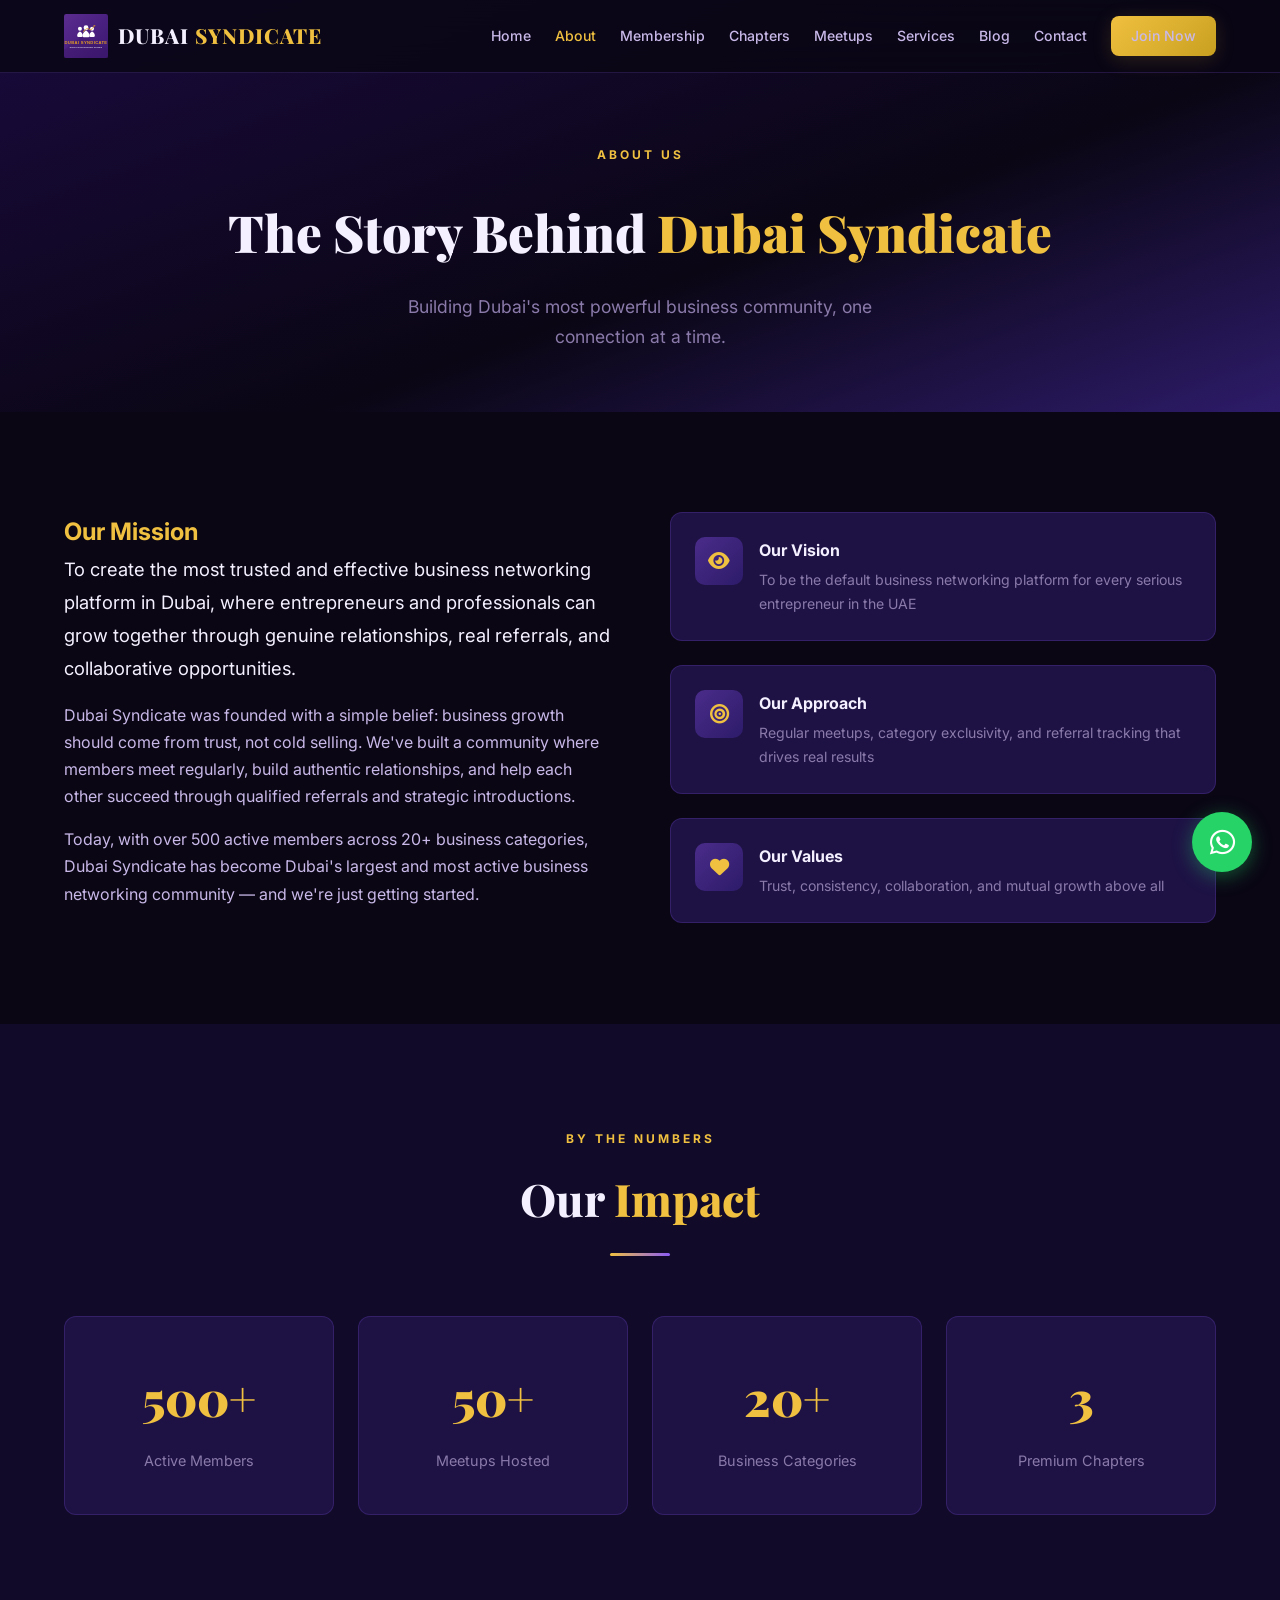
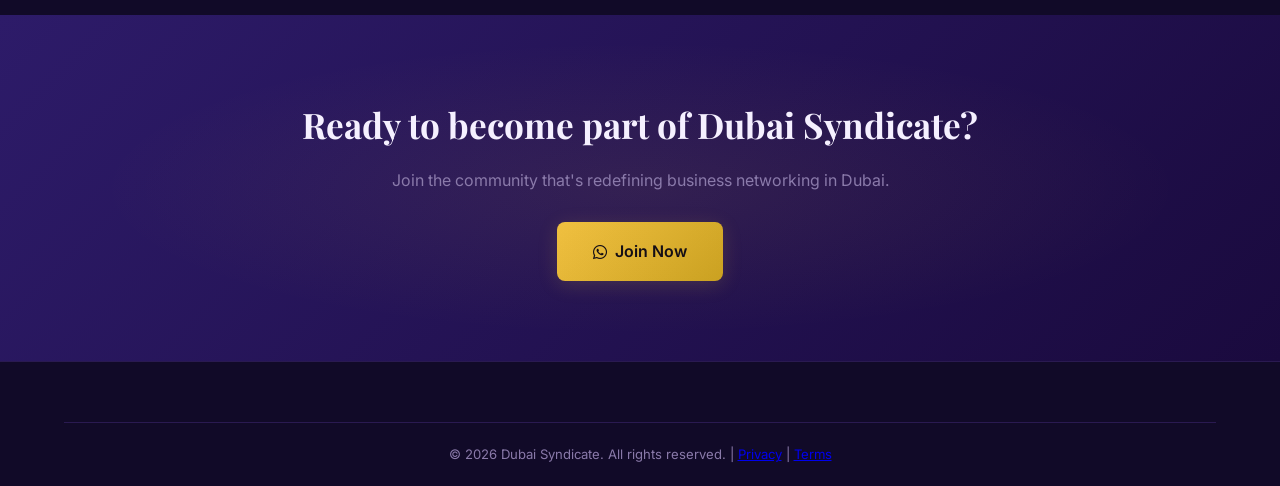
<file: about.html>
<!DOCTYPE html>
<html lang="en">
<head>
    <meta charset="UTF-8">
    <meta name="viewport" content="width=device-width, initial-scale=1.0">
    <title>About Us | Dubai Syndicate — Dubai's Largest Business Network</title>
    <meta name="description" content="Learn about Dubai Syndicate — Dubai's largest business networking community helping entrepreneurs, investors, and professionals grow through trust-based networking and referrals.">
    <link rel="icon" type="image/png" sizes="64x64" href="images/favicon.png">
    <script async src="https://pagead2.googlesyndication.com/pagead/js/adsbygoogle.js?client=ca-pub-7910994933427279" crossorigin="anonymous"></script>
    <link rel="preconnect" href="https://fonts.googleapis.com">
    <link rel="preconnect" href="https://fonts.gstatic.com" crossorigin>
    <link href="https://fonts.googleapis.com/css2?family=Inter:wght@300;400;500;600;700;800;900&family=Playfair+Display:wght@700;800;900&display=swap" rel="stylesheet">
    <link rel="stylesheet" href="https://cdnjs.cloudflare.com/ajax/libs/font-awesome/6.5.1/css/all.min.css">
    <link rel="stylesheet" href="css/style.css">
    <link rel="stylesheet" href="css/pages.css">
<script type="application/ld+json">
{"@context":"https://schema.org","@type":"AboutPage","name":"About Dubai Syndicate","description":"Dubai Syndicate is Dubai's largest business networking community for entrepreneurs, investors and professionals.","url":"https://dubaisyndicate.com/about.html","isPartOf":{"@type":"WebSite","name":"Dubai Syndicate","url":"https://dubaisyndicate.com"}}
</script>
</head>
<body>
    <header id="header">
        <nav class="container">
            <a href="/" class="logo">
                <img src="images/logo.svg" alt="Dubai Syndicate" class="logo-img">
                <span class="logo-text">DUBAI <span class="gold">SYNDICATE</span></span>
            </a>
            <div class="nav-links" id="navLinks">
                <a href="/">Home</a>
                <a href="about.html" class="active">About</a>
                <a href="/#membership">Membership</a>
                <a href="/#chapters">Chapters</a>
                <a href="/#meetups">Meetups</a>
                <a href="/#services">Services</a>
                <a href="blog.html">Blog</a>
                <a href="/#contact">Contact</a>
                <a href="https://wa.me/971557133786" class="btn btn-gold btn-sm" target="_blank">Join Now</a>
            </div>
            <button class="hamburger" id="hamburger" aria-label="Menu">
                <span></span><span></span><span></span>
            </button>
        </nav>
    </header>

    <section class="page-hero">
        <div class="container">
            <span class="section-tag">About Us</span>
            <h1>The Story Behind <span class="gold">Dubai Syndicate</span></h1>
            <p>Building Dubai's most powerful business community, one connection at a time.</p>
        </div>
    </section>

    <section class="section">
        <div class="container">
            <div class="about-grid">
                <div class="about-text">
                    <h2 class="gold">Our Mission</h2>
                    <p class="lead">To create the most trusted and effective business networking platform in Dubai, where entrepreneurs and professionals can grow together through genuine relationships, real referrals, and collaborative opportunities.</p>
                    <p>Dubai Syndicate was founded with a simple belief: business growth should come from trust, not cold selling. We've built a community where members meet regularly, build authentic relationships, and help each other succeed through qualified referrals and strategic introductions.</p>
                    <p>Today, with over 500 active members across 20+ business categories, Dubai Syndicate has become Dubai's largest and most active business networking community — and we're just getting started.</p>
                </div>
                <div class="about-features">
                    <div class="about-feature">
                        <div class="af-icon"><i class="fas fa-eye"></i></div>
                        <div>
                            <h4>Our Vision</h4>
                            <p>To be the default business networking platform for every serious entrepreneur in the UAE</p>
                        </div>
                    </div>
                    <div class="about-feature">
                        <div class="af-icon"><i class="fas fa-bullseye"></i></div>
                        <div>
                            <h4>Our Approach</h4>
                            <p>Regular meetups, category exclusivity, and referral tracking that drives real results</p>
                        </div>
                    </div>
                    <div class="about-feature">
                        <div class="af-icon"><i class="fas fa-heart"></i></div>
                        <div>
                            <h4>Our Values</h4>
                            <p>Trust, consistency, collaboration, and mutual growth above all</p>
                        </div>
                    </div>
                </div>
            </div>
        </div>
    </section>

    <section class="section section-dark">
        <div class="container">
            <div class="section-header">
                <span class="section-tag">By The Numbers</span>
                <h2>Our <span class="gold">Impact</span></h2>
                <div class="section-line"></div>
            </div>
            <div class="stats-row">
                <div class="stat-card">
                    <span class="stat-big">500+</span>
                    <span class="stat-desc">Active Members</span>
                </div>
                <div class="stat-card">
                    <span class="stat-big">50+</span>
                    <span class="stat-desc">Meetups Hosted</span>
                </div>
                <div class="stat-card">
                    <span class="stat-big">20+</span>
                    <span class="stat-desc">Business Categories</span>
                </div>
                <div class="stat-card">
                    <span class="stat-big">3</span>
                    <span class="stat-desc">Premium Chapters</span>
                </div>
            </div>
        </div>
    </section>

    <section class="cta-banner">
        <div class="container">
            <h2>Ready to become part of Dubai Syndicate?</h2>
            <p>Join the community that's redefining business networking in Dubai.</p>
            <a href="https://wa.me/971557133786?text=Hi%2C%20I%20want%20to%20join%20Dubai%20Syndicate" class="btn btn-gold btn-lg" target="_blank"><i class="fab fa-whatsapp"></i> Join Now</a>
        </div>
    </section>

    <footer>
        <div class="container">
            <div class="footer-bottom">
                <p>&copy; 2026 Dubai Syndicate. All rights reserved. | <a href="privacy.html">Privacy</a> | <a href="terms.html">Terms</a></p>
            </div>
        </div>
    </footer>

    <a href="https://wa.me/971557133786" class="whatsapp-float" target="_blank" aria-label="Chat on WhatsApp"><i class="fab fa-whatsapp"></i></a>
    <script src="js/main.js"></script>
</body>
</html>
</file>
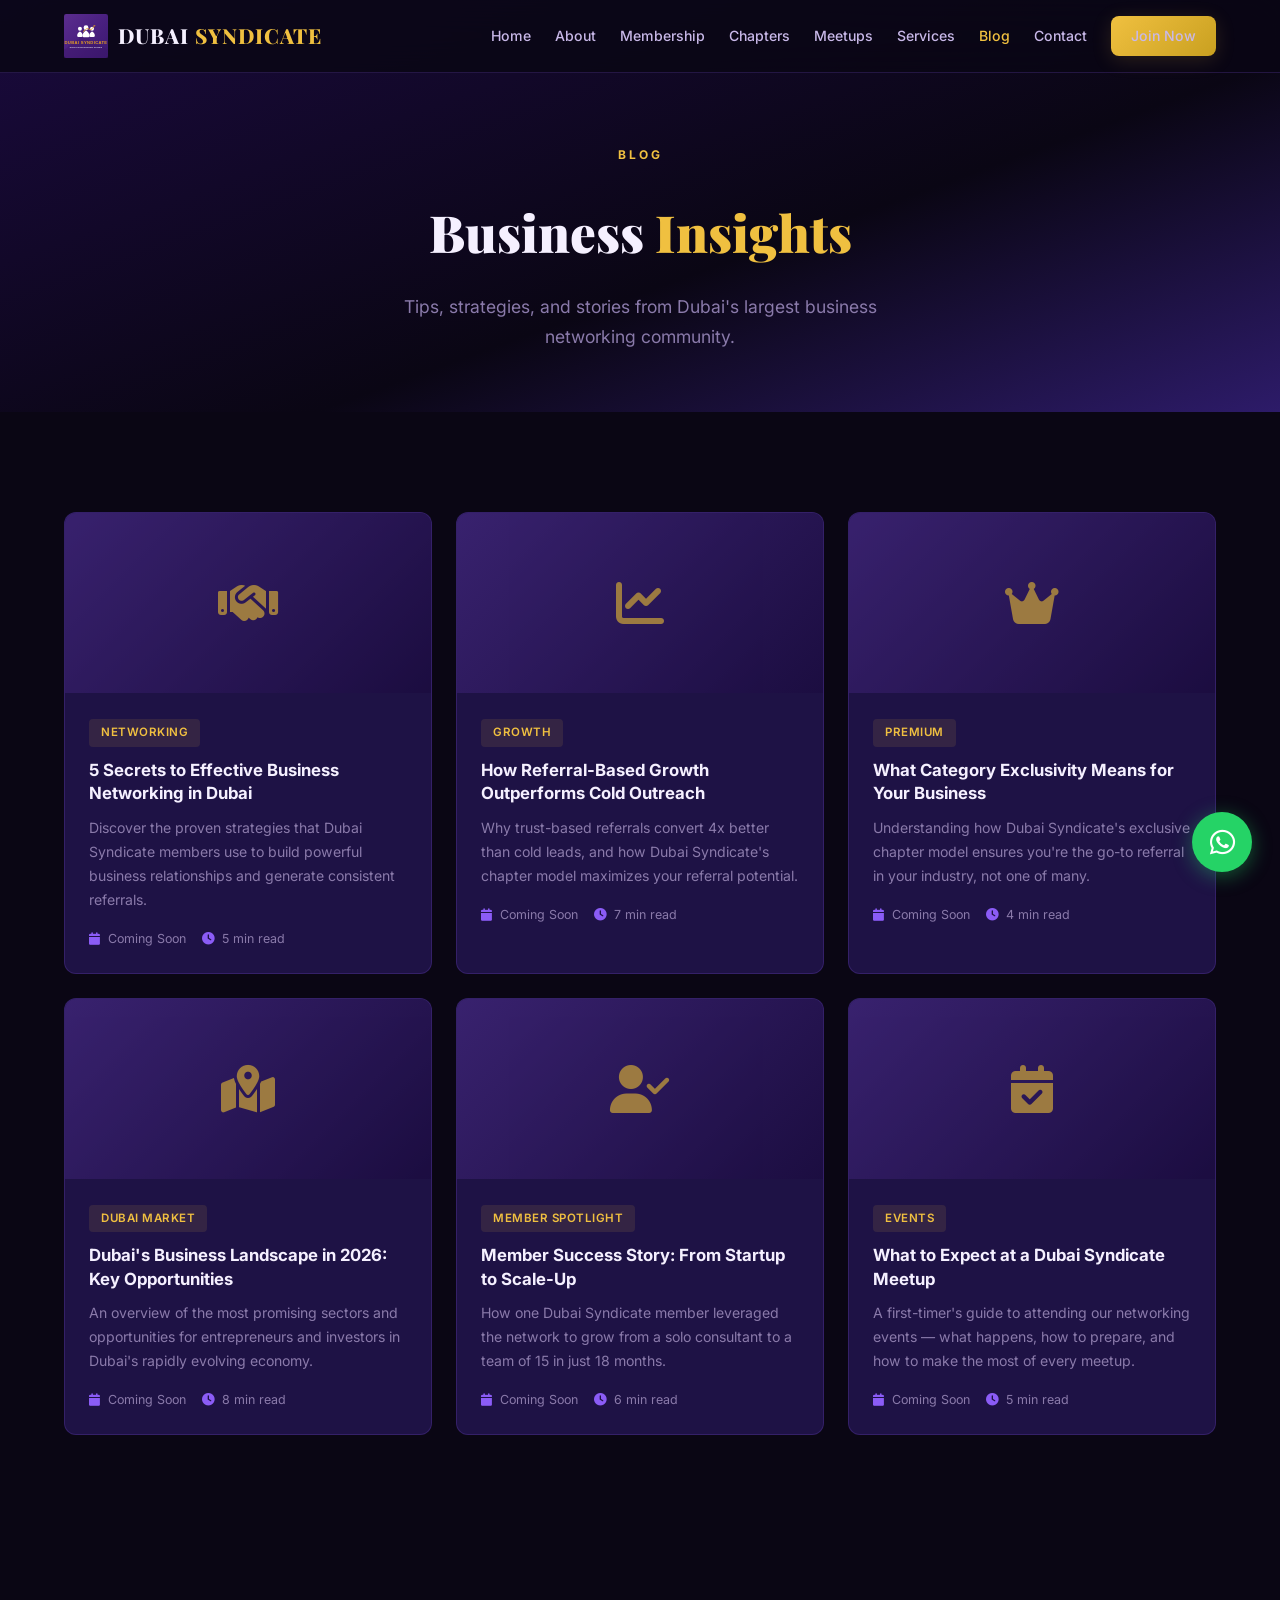
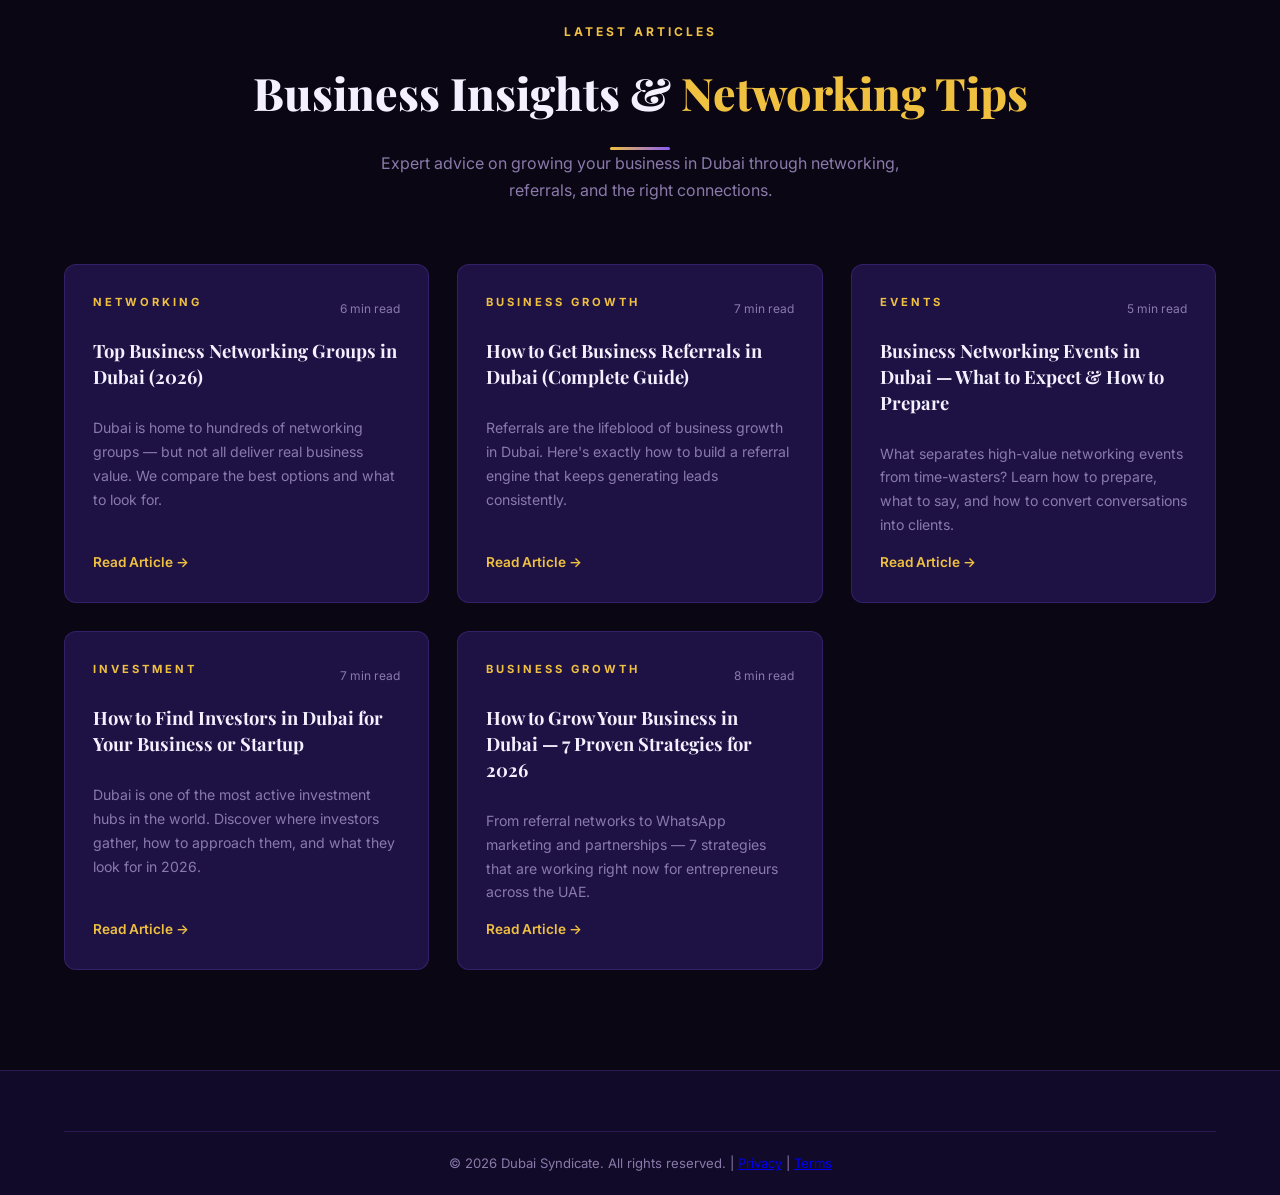
<file: blog.html>
<!DOCTYPE html>
<html lang="en">
<head>
    <meta charset="UTF-8">
    <meta name="viewport" content="width=device-width, initial-scale=1.0">
    <title>Business Networking Blog Dubai | Tips, Events & Growth Strategies | Dubai Syndicate</title>
    <meta name="description" content="Expert business networking tips, Dubai market insights, entrepreneur success stories and event updates from Dubai Syndicate — the UAE's largest business networking community.">
    <link rel="icon" type="image/png" sizes="64x64" href="images/favicon.png">
    <script async src="https://pagead2.googlesyndication.com/pagead/js/adsbygoogle.js?client=ca-pub-7910994933427279" crossorigin="anonymous"></script>
    <link rel="preconnect" href="https://fonts.googleapis.com">
    <link rel="preconnect" href="https://fonts.gstatic.com" crossorigin>
    <link href="https://fonts.googleapis.com/css2?family=Inter:wght@300;400;500;600;700;800;900&family=Playfair+Display:wght@700;800;900&display=swap" rel="stylesheet">
    <link rel="stylesheet" href="https://cdnjs.cloudflare.com/ajax/libs/font-awesome/6.5.1/css/all.min.css">
    <link rel="stylesheet" href="css/style.css">
    <link rel="stylesheet" href="css/pages.css">
</head>
<body>
    <header id="header">
        <nav class="container">
            <a href="/" class="logo">
                <img src="images/logo.svg" alt="Dubai Syndicate" class="logo-img">
                <span class="logo-text">DUBAI <span class="gold">SYNDICATE</span></span>
            </a>
            <div class="nav-links" id="navLinks">
                <a href="/">Home</a>
                <a href="about.html">About</a>
                <a href="/#membership">Membership</a>
                <a href="/#chapters">Chapters</a>
                <a href="/#meetups">Meetups</a>
                <a href="/#services">Services</a>
                <a href="blog.html" class="active">Blog</a>
                <a href="/#contact">Contact</a>
                <a href="https://wa.me/971557133786" class="btn btn-gold btn-sm" target="_blank">Join Now</a>
            </div>
            <button class="hamburger" id="hamburger" aria-label="Menu">
                <span></span><span></span><span></span>
            </button>
        </nav>
    </header>

    <section class="page-hero">
        <div class="container">
            <span class="section-tag">Blog</span>
            <h1>Business <span class="gold">Insights</span></h1>
            <p>Tips, strategies, and stories from Dubai's largest business networking community.</p>
        </div>
    </section>

    <section class="section">
        <div class="container">
            <div class="blog-grid">
                <article class="blog-card">
                    <div class="blog-img-placeholder"><i class="fas fa-handshake"></i></div>
                    <div class="blog-content">
                        <span class="blog-tag">Networking</span>
                        <h3>5 Secrets to Effective Business Networking in Dubai</h3>
                        <p>Discover the proven strategies that Dubai Syndicate members use to build powerful business relationships and generate consistent referrals.</p>
                        <div class="blog-meta">
                            <span><i class="fas fa-calendar"></i> Coming Soon</span>
                            <span><i class="fas fa-clock"></i> 5 min read</span>
                        </div>
                    </div>
                </article>
                <article class="blog-card">
                    <div class="blog-img-placeholder"><i class="fas fa-chart-line"></i></div>
                    <div class="blog-content">
                        <span class="blog-tag">Growth</span>
                        <h3>How Referral-Based Growth Outperforms Cold Outreach</h3>
                        <p>Why trust-based referrals convert 4x better than cold leads, and how Dubai Syndicate's chapter model maximizes your referral potential.</p>
                        <div class="blog-meta">
                            <span><i class="fas fa-calendar"></i> Coming Soon</span>
                            <span><i class="fas fa-clock"></i> 7 min read</span>
                        </div>
                    </div>
                </article>
                <article class="blog-card">
                    <div class="blog-img-placeholder"><i class="fas fa-crown"></i></div>
                    <div class="blog-content">
                        <span class="blog-tag">Premium</span>
                        <h3>What Category Exclusivity Means for Your Business</h3>
                        <p>Understanding how Dubai Syndicate's exclusive chapter model ensures you're the go-to referral in your industry, not one of many.</p>
                        <div class="blog-meta">
                            <span><i class="fas fa-calendar"></i> Coming Soon</span>
                            <span><i class="fas fa-clock"></i> 4 min read</span>
                        </div>
                    </div>
                </article>
                <article class="blog-card">
                    <div class="blog-img-placeholder"><i class="fas fa-map-marked-alt"></i></div>
                    <div class="blog-content">
                        <span class="blog-tag">Dubai Market</span>
                        <h3>Dubai's Business Landscape in 2026: Key Opportunities</h3>
                        <p>An overview of the most promising sectors and opportunities for entrepreneurs and investors in Dubai's rapidly evolving economy.</p>
                        <div class="blog-meta">
                            <span><i class="fas fa-calendar"></i> Coming Soon</span>
                            <span><i class="fas fa-clock"></i> 8 min read</span>
                        </div>
                    </div>
                </article>
                <article class="blog-card">
                    <div class="blog-img-placeholder"><i class="fas fa-user-check"></i></div>
                    <div class="blog-content">
                        <span class="blog-tag">Member Spotlight</span>
                        <h3>Member Success Story: From Startup to Scale-Up</h3>
                        <p>How one Dubai Syndicate member leveraged the network to grow from a solo consultant to a team of 15 in just 18 months.</p>
                        <div class="blog-meta">
                            <span><i class="fas fa-calendar"></i> Coming Soon</span>
                            <span><i class="fas fa-clock"></i> 6 min read</span>
                        </div>
                    </div>
                </article>
                <article class="blog-card">
                    <div class="blog-img-placeholder"><i class="fas fa-calendar-check"></i></div>
                    <div class="blog-content">
                        <span class="blog-tag">Events</span>
                        <h3>What to Expect at a Dubai Syndicate Meetup</h3>
                        <p>A first-timer's guide to attending our networking events — what happens, how to prepare, and how to make the most of every meetup.</p>
                        <div class="blog-meta">
                            <span><i class="fas fa-calendar"></i> Coming Soon</span>
                            <span><i class="fas fa-clock"></i> 5 min read</span>
                        </div>
                    </div>
                </article>
            </div>

            <!-- AdSense -->
            <div class="ad-container">
                <ins class="adsbygoogle" style="display:block" data-ad-client="ca-pub-7910994933427279" data-ad-slot="" data-ad-format="auto" data-full-width-responsive="true"></ins>
                <script>(adsbygoogle = window.adsbygoogle || []).push({});</script>
            </div>
        </div>
    </section>

    <!-- Blog Posts Grid -->
    <section class="section" style="padding-top:50px;">
        <div class="container">
            <div class="section-header">
                <span class="section-tag">Latest Articles</span>
                <h2>Business Insights & <span class="gold">Networking Tips</span></h2>
                <div class="section-line"></div>
                <p style="text-align:center;color:var(--text-muted);max-width:560px;margin:0 auto;">Expert advice on growing your business in Dubai through networking, referrals, and the right connections.</p>
            </div>
            <div style="display:grid;grid-template-columns:repeat(auto-fill,minmax(340px,1fr));gap:28px;margin-top:40px;">

                <a href="blog/business-networking-groups-dubai.html" style="text-decoration:none;">
                    <div class="card" style="height:100%;display:flex;flex-direction:column;gap:14px;padding:28px;transition:all 0.3s;" onmouseover="this.style.borderColor='var(--gold)';this.style.transform='translateY(-4px)'" onmouseout="this.style.borderColor='';this.style.transform=''">
                        <div style="display:flex;justify-content:space-between;align-items:center;">
                            <span class="section-tag" style="font-size:0.7rem;">Networking</span>
                            <span style="font-size:0.75rem;color:var(--text-muted);">6 min read</span>
                        </div>
                        <h3 style="font-family:'Playfair Display',serif;font-size:1.15rem;color:var(--text-white);line-height:1.4;">Top Business Networking Groups in Dubai (2026)</h3>
                        <p style="color:var(--text-muted);font-size:0.88rem;line-height:1.7;flex:1;">Dubai is home to hundreds of networking groups — but not all deliver real business value. We compare the best options and what to look for.</p>
                        <span style="color:var(--gold);font-size:0.85rem;font-weight:600;">Read Article →</span>
                    </div>
                </a>

                <a href="blog/how-to-get-referrals-dubai.html" style="text-decoration:none;">
                    <div class="card" style="height:100%;display:flex;flex-direction:column;gap:14px;padding:28px;transition:all 0.3s;" onmouseover="this.style.borderColor='var(--gold)';this.style.transform='translateY(-4px)'" onmouseout="this.style.borderColor='';this.style.transform=''">
                        <div style="display:flex;justify-content:space-between;align-items:center;">
                            <span class="section-tag" style="font-size:0.7rem;">Business Growth</span>
                            <span style="font-size:0.75rem;color:var(--text-muted);">7 min read</span>
                        </div>
                        <h3 style="font-family:'Playfair Display',serif;font-size:1.15rem;color:var(--text-white);line-height:1.4;">How to Get Business Referrals in Dubai (Complete Guide)</h3>
                        <p style="color:var(--text-muted);font-size:0.88rem;line-height:1.7;flex:1;">Referrals are the lifeblood of business growth in Dubai. Here's exactly how to build a referral engine that keeps generating leads consistently.</p>
                        <span style="color:var(--gold);font-size:0.85rem;font-weight:600;">Read Article →</span>
                    </div>
                </a>

                <a href="blog/networking-events-dubai.html" style="text-decoration:none;">
                    <div class="card" style="height:100%;display:flex;flex-direction:column;gap:14px;padding:28px;transition:all 0.3s;" onmouseover="this.style.borderColor='var(--gold)';this.style.transform='translateY(-4px)'" onmouseout="this.style.borderColor='';this.style.transform=''">
                        <div style="display:flex;justify-content:space-between;align-items:center;">
                            <span class="section-tag" style="font-size:0.7rem;">Events</span>
                            <span style="font-size:0.75rem;color:var(--text-muted);">5 min read</span>
                        </div>
                        <h3 style="font-family:'Playfair Display',serif;font-size:1.15rem;color:var(--text-white);line-height:1.4;">Business Networking Events in Dubai — What to Expect & How to Prepare</h3>
                        <p style="color:var(--text-muted);font-size:0.88rem;line-height:1.7;flex:1;">What separates high-value networking events from time-wasters? Learn how to prepare, what to say, and how to convert conversations into clients.</p>
                        <span style="color:var(--gold);font-size:0.85rem;font-weight:600;">Read Article →</span>
                    </div>
                </a>

                <a href="blog/find-investors-dubai.html" style="text-decoration:none;">
                    <div class="card" style="height:100%;display:flex;flex-direction:column;gap:14px;padding:28px;transition:all 0.3s;" onmouseover="this.style.borderColor='var(--gold)';this.style.transform='translateY(-4px)'" onmouseout="this.style.borderColor='';this.style.transform=''">
                        <div style="display:flex;justify-content:space-between;align-items:center;">
                            <span class="section-tag" style="font-size:0.7rem;">Investment</span>
                            <span style="font-size:0.75rem;color:var(--text-muted);">7 min read</span>
                        </div>
                        <h3 style="font-family:'Playfair Display',serif;font-size:1.15rem;color:var(--text-white);line-height:1.4;">How to Find Investors in Dubai for Your Business or Startup</h3>
                        <p style="color:var(--text-muted);font-size:0.88rem;line-height:1.7;flex:1;">Dubai is one of the most active investment hubs in the world. Discover where investors gather, how to approach them, and what they look for in 2026.</p>
                        <span style="color:var(--gold);font-size:0.85rem;font-weight:600;">Read Article →</span>
                    </div>
                </a>

                <a href="blog/grow-business-dubai.html" style="text-decoration:none;">
                    <div class="card" style="height:100%;display:flex;flex-direction:column;gap:14px;padding:28px;transition:all 0.3s;" onmouseover="this.style.borderColor='var(--gold)';this.style.transform='translateY(-4px)'" onmouseout="this.style.borderColor='';this.style.transform=''">
                        <div style="display:flex;justify-content:space-between;align-items:center;">
                            <span class="section-tag" style="font-size:0.7rem;">Business Growth</span>
                            <span style="font-size:0.75rem;color:var(--text-muted);">8 min read</span>
                        </div>
                        <h3 style="font-family:'Playfair Display',serif;font-size:1.15rem;color:var(--text-white);line-height:1.4;">How to Grow Your Business in Dubai — 7 Proven Strategies for 2026</h3>
                        <p style="color:var(--text-muted);font-size:0.88rem;line-height:1.7;flex:1;">From referral networks to WhatsApp marketing and partnerships — 7 strategies that are working right now for entrepreneurs across the UAE.</p>
                        <span style="color:var(--gold);font-size:0.85rem;font-weight:600;">Read Article →</span>
                    </div>
                </a>

            </div>
        </div>
    </section>



    <footer>
        <div class="container">
            <div class="footer-bottom">
                <p>&copy; 2026 Dubai Syndicate. All rights reserved. | <a href="privacy.html">Privacy</a> | <a href="terms.html">Terms</a></p>
            </div>
        </div>
    </footer>

    <a href="https://wa.me/971557133786" class="whatsapp-float" target="_blank" aria-label="Chat on WhatsApp"><i class="fab fa-whatsapp"></i></a>
    <script src="js/main.js"></script>
</body>
</html>
</file>
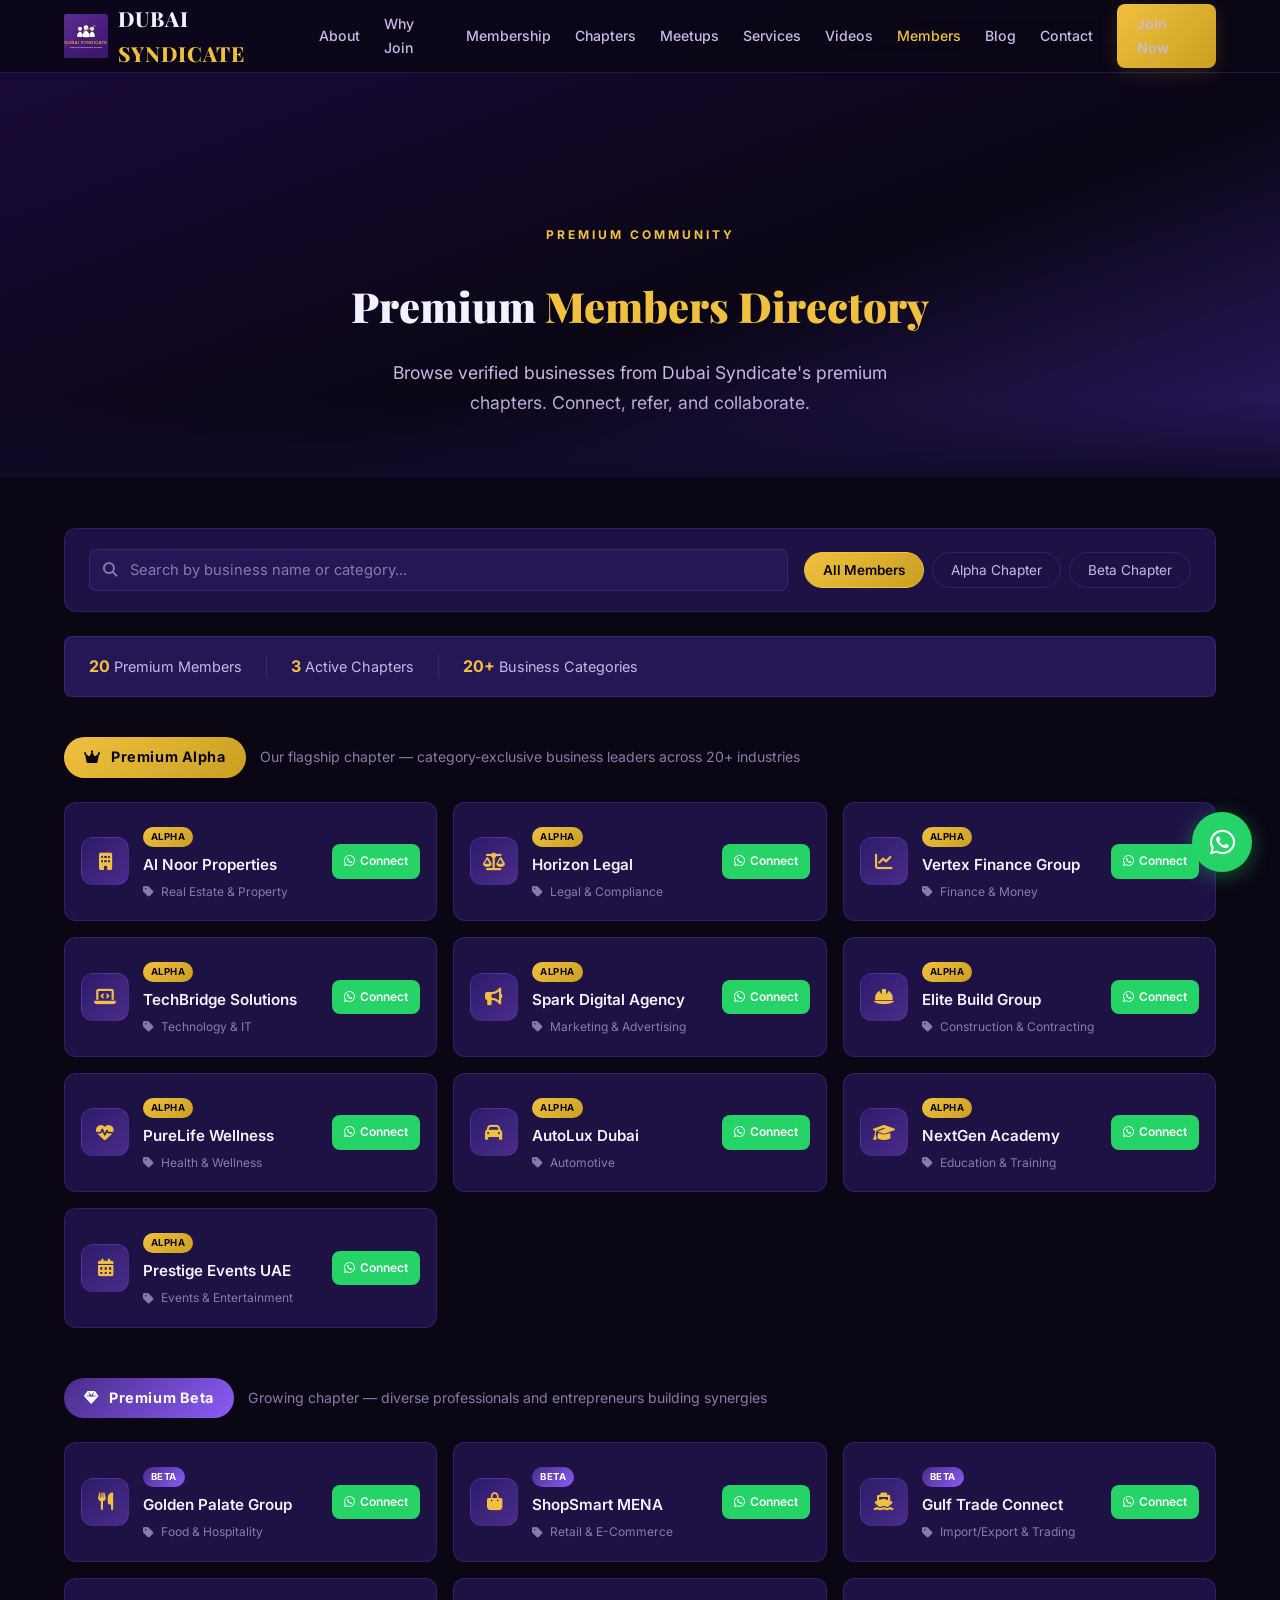
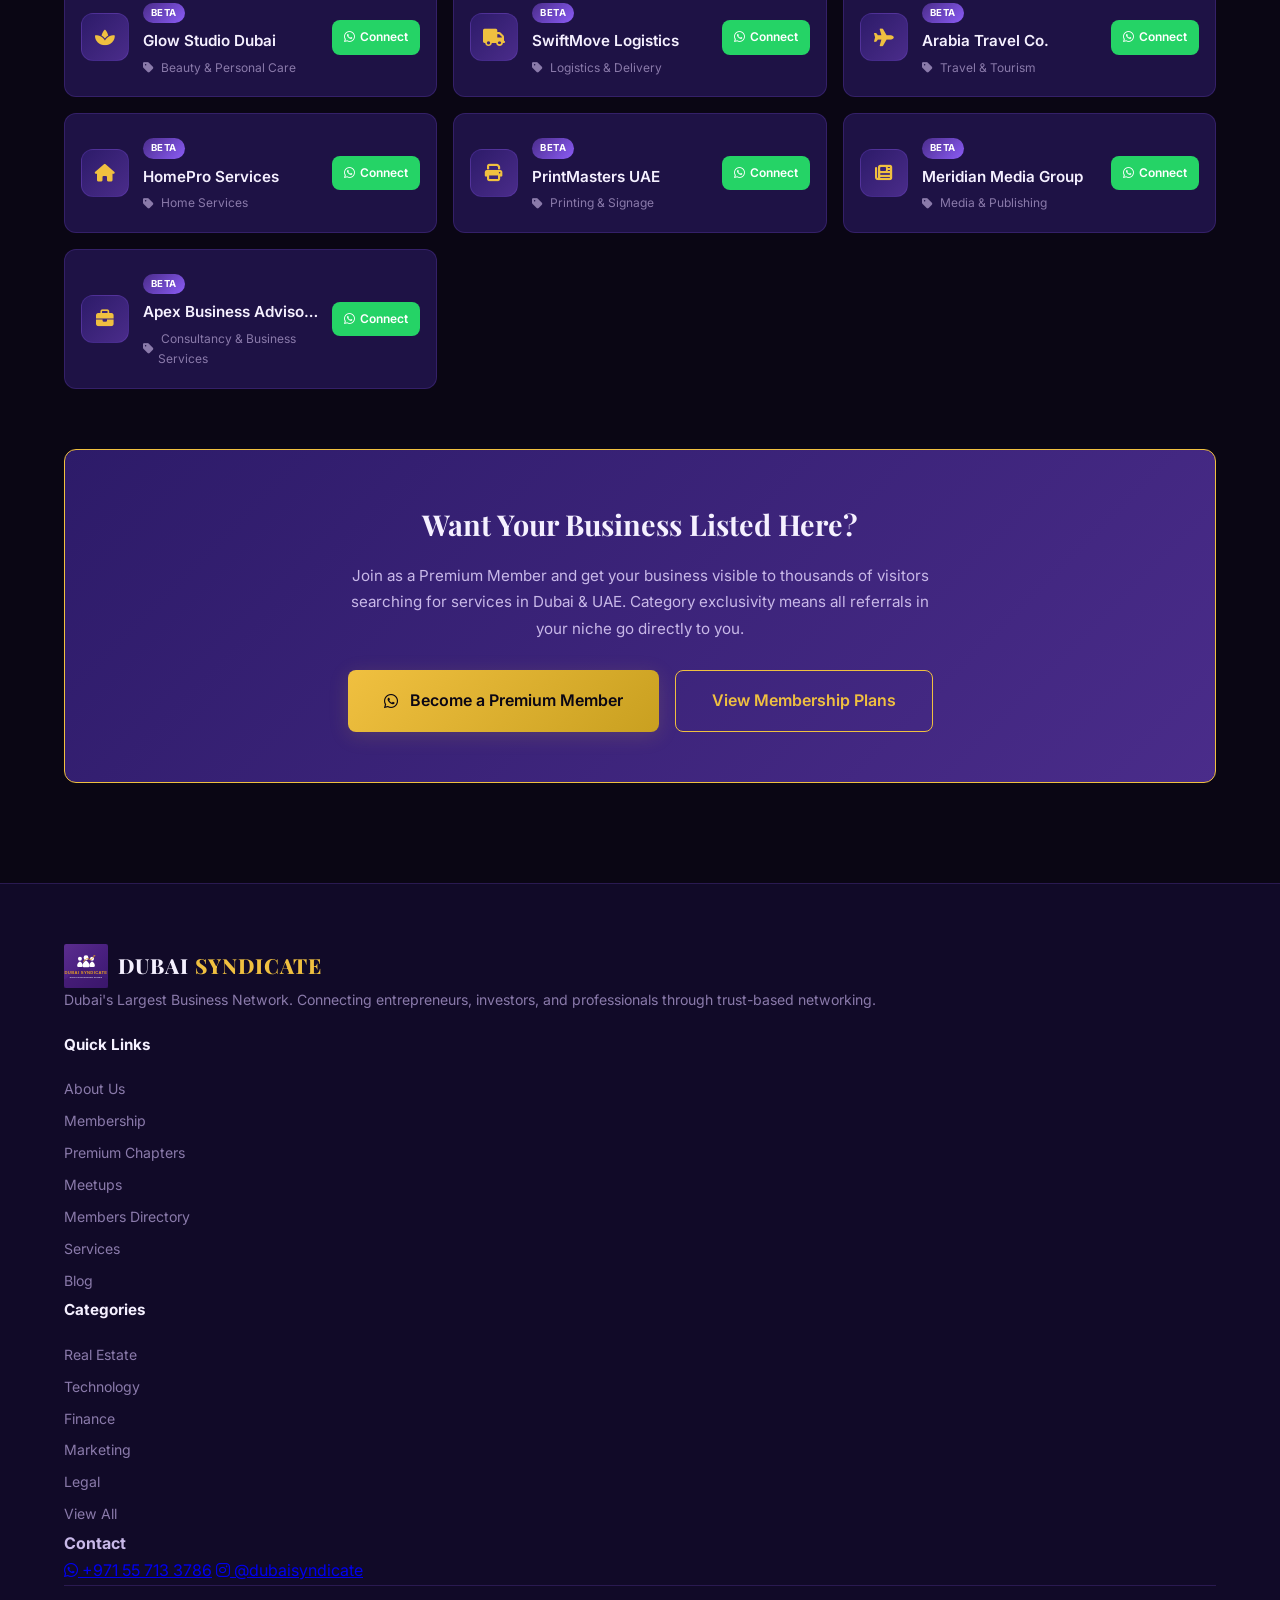
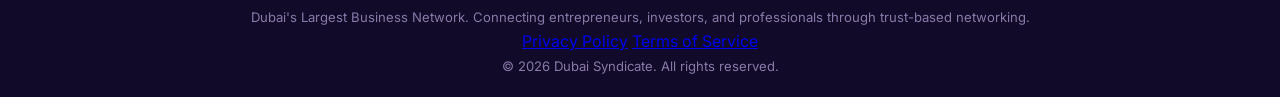
<file: members.html>
<!DOCTYPE html>
<html lang="en">
<head>
    <meta charset="UTF-8">
    <meta name="viewport" content="width=device-width, initial-scale=1.0">
    <title>Premium Business Members Directory Dubai | Dubai Syndicate</title>
    <meta name="description" content="Browse Dubai Syndicate's premium business members directory — verified companies in Real Estate, Finance, Legal, Tech, Marketing & 20+ categories across Dubai & UAE. Find trusted businesses and connect for referrals.">
    <meta property="og:title" content="Premium Members Directory | Dubai Syndicate">
    <meta property="og:description" content="Find trusted Dubai businesses in our premium members directory. Connect, collaborate and generate leads.">
    <meta property="og:image" content="images/logo.png">
    <meta property="og:url" content="https://dubaisyndicate.com/members.html">
    <meta property="og:type" content="website">
    <meta name="twitter:card" content="summary_large_image">
    <meta name="keywords" content="business directory Dubai, premium business members Dubai, networking directory UAE, find businesses Dubai, real estate Dubai, legal services Dubai, technology companies Dubai">
    <link rel="canonical" href="https://dubaisyndicate.com/members.html">
    <link rel="icon" type="image/png" sizes="64x64" href="images/favicon.png">
    <link rel="preconnect" href="https://fonts.googleapis.com">
    <link rel="preconnect" href="https://fonts.gstatic.com" crossorigin>
    <link href="https://fonts.googleapis.com/css2?family=Playfair+Display:wght@400;600;700&family=Inter:wght@300;400;500;600;700&display=swap" rel="stylesheet">
    <link rel="stylesheet" href="https://cdnjs.cloudflare.com/ajax/libs/font-awesome/6.4.0/css/all.min.css">
    <link rel="stylesheet" href="css/style.css?v=2.1">
    <link rel="stylesheet" href="css/pages.css?v=2.1">
<script type="application/ld+json">
{"@context":"https://schema.org","@type":"ItemList","name":"Dubai Syndicate Premium Members Directory","description":"Verified premium business members of Dubai Syndicate across 20+ categories","url":"https://dubaisyndicate.com/members.html","numberOfItems":20}
</script>
    <!-- Google AdSense -->
    <script async src="https://pagead2.googlesyndication.com/pagead/js/adsbygoogle.js?client=ca-pub-7910994933427279" crossorigin="anonymous"></script>
</head>
<body>

    <!-- Sticky Header -->
    <header id="header">
        <nav class="container">
            <a href="/" class="logo">
                <img src="images/logo.svg" alt="Dubai Syndicate" class="logo-img">
                <span class="logo-text">DUBAI <span class="gold">SYNDICATE</span></span>
            </a>
            <div class="nav-links" id="navLinks">
                <a href="/#about">About</a>
                <a href="/#why-join">Why Join</a>
                <a href="/#membership">Membership</a>
                <a href="/#chapters">Chapters</a>
                <a href="/#meetups">Meetups</a>
                <a href="/#services">Services</a>
                <a href="/#videos">Videos</a>
                <a href="members.html" class="active">Members</a>
                <a href="blog.html">Blog</a>
                <a href="/#contact">Contact</a>
                <a href="https://wa.me/971557133786" class="btn btn-gold btn-sm" target="_blank">Join Now</a>
            </div>
            <button class="hamburger" id="hamburger" aria-label="Menu">
                <span></span><span></span><span></span>
            </button>
        </nav>
    </header>

    <!-- Page Hero -->
    <section class="page-hero members-hero">
        <div class="page-hero-overlay"></div>
        <div class="container page-hero-content" style="padding-top:80px;">
            <span class="section-tag">Premium Community</span>
            <h1 style="font-size:2.6rem;margin:14px 0 16px;">Premium <span class="gold">Members Directory</span></h1>
            <p style="color:var(--text-light);max-width:520px;">Browse verified businesses from Dubai Syndicate's premium chapters. Connect, refer, and collaborate.</p>
        </div>
    </section>

    <!-- Members Directory -->
    <section class="section" style="padding-top:50px;">
        <div class="container">

            <!-- Filter Bar -->
            <div class="members-filter-bar">
                <div class="members-search-wrap">
                    <i class="fas fa-search"></i>
                    <input type="text" id="memberSearch" placeholder="Search by business name or category..." class="members-search-input">
                </div>
                <div class="members-filter-btns">
                    <button class="filter-btn active" data-filter="all">All Members</button>
                    <button class="filter-btn" data-filter="alpha">Alpha Chapter</button>
                    <button class="filter-btn" data-filter="beta">Beta Chapter</button>
                </div>
            </div>

            <!-- Stats bar -->
            <div class="members-stats-bar">
                <div class="ms-stat"><span id="totalCount">20</span> Premium Members</div>
                <div class="ms-divider"></div>
                <div class="ms-stat"><span>3</span> Active Chapters</div>
                <div class="ms-divider"></div>
                <div class="ms-stat"><span>20+</span> Business Categories</div>
            </div>

            <!-- Chapter: Alpha -->
            <div class="chapter-section" id="alpha-section">
                <div class="chapter-header">
                    <span class="chapter-badge-lg alpha"><i class="fas fa-crown"></i>&nbsp;Premium Alpha</span>
                    <p>Our flagship chapter — category-exclusive business leaders across 20+ industries</p>
                </div>
                <div class="members-directory-grid" id="alphaGrid">
                    <div class="dir-member-card" data-chapter="alpha" data-category="real estate property">
                        <div class="dir-member-icon"><i class="fas fa-building"></i></div>
                        <div class="dir-member-info">
                            <div class="dir-member-chapter alpha">Alpha</div>
                            <h3>Al Noor Properties</h3>
                            <span class="dir-member-cat"><i class="fas fa-tag"></i>&nbsp;Real Estate &amp; Property</span>
                        </div>
                        <a href="https://wa.me/971557133786?text=Hi%2C+I+found+Al+Noor+Properties+on+Dubai+Syndicate+directory+and+would+like+to+connect" class="dir-contact-btn" target="_blank" rel="noopener"><i class="fab fa-whatsapp"></i> Connect</a>
                    </div>
                    <div class="dir-member-card" data-chapter="alpha" data-category="legal compliance">
                        <div class="dir-member-icon"><i class="fas fa-balance-scale"></i></div>
                        <div class="dir-member-info">
                            <div class="dir-member-chapter alpha">Alpha</div>
                            <h3>Horizon Legal</h3>
                            <span class="dir-member-cat"><i class="fas fa-tag"></i>&nbsp;Legal &amp; Compliance</span>
                        </div>
                        <a href="https://wa.me/971557133786?text=Hi%2C+I+found+Horizon+Legal+on+Dubai+Syndicate+directory+and+would+like+to+connect" class="dir-contact-btn" target="_blank" rel="noopener"><i class="fab fa-whatsapp"></i> Connect</a>
                    </div>
                    <div class="dir-member-card" data-chapter="alpha" data-category="finance money">
                        <div class="dir-member-icon"><i class="fas fa-chart-line"></i></div>
                        <div class="dir-member-info">
                            <div class="dir-member-chapter alpha">Alpha</div>
                            <h3>Vertex Finance Group</h3>
                            <span class="dir-member-cat"><i class="fas fa-tag"></i>&nbsp;Finance &amp; Money</span>
                        </div>
                        <a href="https://wa.me/971557133786?text=Hi%2C+I+found+Vertex+Finance+Group+on+Dubai+Syndicate+directory+and+would+like+to+connect" class="dir-contact-btn" target="_blank" rel="noopener"><i class="fab fa-whatsapp"></i> Connect</a>
                    </div>
                    <div class="dir-member-card" data-chapter="alpha" data-category="technology it">
                        <div class="dir-member-icon"><i class="fas fa-laptop-code"></i></div>
                        <div class="dir-member-info">
                            <div class="dir-member-chapter alpha">Alpha</div>
                            <h3>TechBridge Solutions</h3>
                            <span class="dir-member-cat"><i class="fas fa-tag"></i>&nbsp;Technology &amp; IT</span>
                        </div>
                        <a href="https://wa.me/971557133786?text=Hi%2C+I+found+TechBridge+Solutions+on+Dubai+Syndicate+directory+and+would+like+to+connect" class="dir-contact-btn" target="_blank" rel="noopener"><i class="fab fa-whatsapp"></i> Connect</a>
                    </div>
                    <div class="dir-member-card" data-chapter="alpha" data-category="marketing advertising">
                        <div class="dir-member-icon"><i class="fas fa-bullhorn"></i></div>
                        <div class="dir-member-info">
                            <div class="dir-member-chapter alpha">Alpha</div>
                            <h3>Spark Digital Agency</h3>
                            <span class="dir-member-cat"><i class="fas fa-tag"></i>&nbsp;Marketing &amp; Advertising</span>
                        </div>
                        <a href="https://wa.me/971557133786?text=Hi%2C+I+found+Spark+Digital+Agency+on+Dubai+Syndicate+directory+and+would+like+to+connect" class="dir-contact-btn" target="_blank" rel="noopener"><i class="fab fa-whatsapp"></i> Connect</a>
                    </div>
                    <div class="dir-member-card" data-chapter="alpha" data-category="construction contracting">
                        <div class="dir-member-icon"><i class="fas fa-hard-hat"></i></div>
                        <div class="dir-member-info">
                            <div class="dir-member-chapter alpha">Alpha</div>
                            <h3>Elite Build Group</h3>
                            <span class="dir-member-cat"><i class="fas fa-tag"></i>&nbsp;Construction &amp; Contracting</span>
                        </div>
                        <a href="https://wa.me/971557133786?text=Hi%2C+I+found+Elite+Build+Group+on+Dubai+Syndicate+directory+and+would+like+to+connect" class="dir-contact-btn" target="_blank" rel="noopener"><i class="fab fa-whatsapp"></i> Connect</a>
                    </div>
                    <div class="dir-member-card" data-chapter="alpha" data-category="health wellness">
                        <div class="dir-member-icon"><i class="fas fa-heartbeat"></i></div>
                        <div class="dir-member-info">
                            <div class="dir-member-chapter alpha">Alpha</div>
                            <h3>PureLife Wellness</h3>
                            <span class="dir-member-cat"><i class="fas fa-tag"></i>&nbsp;Health &amp; Wellness</span>
                        </div>
                        <a href="https://wa.me/971557133786?text=Hi%2C+I+found+PureLife+Wellness+on+Dubai+Syndicate+directory+and+would+like+to+connect" class="dir-contact-btn" target="_blank" rel="noopener"><i class="fab fa-whatsapp"></i> Connect</a>
                    </div>
                    <div class="dir-member-card" data-chapter="alpha" data-category="automotive">
                        <div class="dir-member-icon"><i class="fas fa-car"></i></div>
                        <div class="dir-member-info">
                            <div class="dir-member-chapter alpha">Alpha</div>
                            <h3>AutoLux Dubai</h3>
                            <span class="dir-member-cat"><i class="fas fa-tag"></i>&nbsp;Automotive</span>
                        </div>
                        <a href="https://wa.me/971557133786?text=Hi%2C+I+found+AutoLux+Dubai+on+Dubai+Syndicate+directory+and+would+like+to+connect" class="dir-contact-btn" target="_blank" rel="noopener"><i class="fab fa-whatsapp"></i> Connect</a>
                    </div>
                    <div class="dir-member-card" data-chapter="alpha" data-category="education training">
                        <div class="dir-member-icon"><i class="fas fa-graduation-cap"></i></div>
                        <div class="dir-member-info">
                            <div class="dir-member-chapter alpha">Alpha</div>
                            <h3>NextGen Academy</h3>
                            <span class="dir-member-cat"><i class="fas fa-tag"></i>&nbsp;Education &amp; Training</span>
                        </div>
                        <a href="https://wa.me/971557133786?text=Hi%2C+I+found+NextGen+Academy+on+Dubai+Syndicate+directory+and+would+like+to+connect" class="dir-contact-btn" target="_blank" rel="noopener"><i class="fab fa-whatsapp"></i> Connect</a>
                    </div>
                    <div class="dir-member-card" data-chapter="alpha" data-category="events entertainment">
                        <div class="dir-member-icon"><i class="fas fa-calendar-alt"></i></div>
                        <div class="dir-member-info">
                            <div class="dir-member-chapter alpha">Alpha</div>
                            <h3>Prestige Events UAE</h3>
                            <span class="dir-member-cat"><i class="fas fa-tag"></i>&nbsp;Events &amp; Entertainment</span>
                        </div>
                        <a href="https://wa.me/971557133786?text=Hi%2C+I+found+Prestige+Events+UAE+on+Dubai+Syndicate+directory+and+would+like+to+connect" class="dir-contact-btn" target="_blank" rel="noopener"><i class="fab fa-whatsapp"></i> Connect</a>
                    </div>
                </div>
            </div>

            <!-- Chapter: Beta -->
            <div class="chapter-section" id="beta-section">
                <div class="chapter-header">
                    <span class="chapter-badge-lg beta"><i class="fas fa-gem"></i>&nbsp;Premium Beta</span>
                    <p>Growing chapter — diverse professionals and entrepreneurs building synergies</p>
                </div>
                <div class="members-directory-grid" id="betaGrid">
                    <div class="dir-member-card" data-chapter="beta" data-category="food hospitality">
                        <div class="dir-member-icon"><i class="fas fa-utensils"></i></div>
                        <div class="dir-member-info">
                            <div class="dir-member-chapter beta">Beta</div>
                            <h3>Golden Palate Group</h3>
                            <span class="dir-member-cat"><i class="fas fa-tag"></i>&nbsp;Food &amp; Hospitality</span>
                        </div>
                        <a href="https://wa.me/971557133786?text=Hi%2C+I+found+Golden+Palate+Group+on+Dubai+Syndicate+directory+and+would+like+to+connect" class="dir-contact-btn" target="_blank" rel="noopener"><i class="fab fa-whatsapp"></i> Connect</a>
                    </div>
                    <div class="dir-member-card" data-chapter="beta" data-category="retail ecommerce">
                        <div class="dir-member-icon"><i class="fas fa-shopping-bag"></i></div>
                        <div class="dir-member-info">
                            <div class="dir-member-chapter beta">Beta</div>
                            <h3>ShopSmart MENA</h3>
                            <span class="dir-member-cat"><i class="fas fa-tag"></i>&nbsp;Retail &amp; E-Commerce</span>
                        </div>
                        <a href="https://wa.me/971557133786?text=Hi%2C+I+found+ShopSmart+MENA+on+Dubai+Syndicate+directory+and+would+like+to+connect" class="dir-contact-btn" target="_blank" rel="noopener"><i class="fab fa-whatsapp"></i> Connect</a>
                    </div>
                    <div class="dir-member-card" data-chapter="beta" data-category="import export trading">
                        <div class="dir-member-icon"><i class="fas fa-ship"></i></div>
                        <div class="dir-member-info">
                            <div class="dir-member-chapter beta">Beta</div>
                            <h3>Gulf Trade Connect</h3>
                            <span class="dir-member-cat"><i class="fas fa-tag"></i>&nbsp;Import/Export &amp; Trading</span>
                        </div>
                        <a href="https://wa.me/971557133786?text=Hi%2C+I+found+Gulf+Trade+Connect+on+Dubai+Syndicate+directory+and+would+like+to+connect" class="dir-contact-btn" target="_blank" rel="noopener"><i class="fab fa-whatsapp"></i> Connect</a>
                    </div>
                    <div class="dir-member-card" data-chapter="beta" data-category="beauty personal care">
                        <div class="dir-member-icon"><i class="fas fa-spa"></i></div>
                        <div class="dir-member-info">
                            <div class="dir-member-chapter beta">Beta</div>
                            <h3>Glow Studio Dubai</h3>
                            <span class="dir-member-cat"><i class="fas fa-tag"></i>&nbsp;Beauty &amp; Personal Care</span>
                        </div>
                        <a href="https://wa.me/971557133786?text=Hi%2C+I+found+Glow+Studio+Dubai+on+Dubai+Syndicate+directory+and+would+like+to+connect" class="dir-contact-btn" target="_blank" rel="noopener"><i class="fab fa-whatsapp"></i> Connect</a>
                    </div>
                    <div class="dir-member-card" data-chapter="beta" data-category="logistics delivery">
                        <div class="dir-member-icon"><i class="fas fa-truck"></i></div>
                        <div class="dir-member-info">
                            <div class="dir-member-chapter beta">Beta</div>
                            <h3>SwiftMove Logistics</h3>
                            <span class="dir-member-cat"><i class="fas fa-tag"></i>&nbsp;Logistics &amp; Delivery</span>
                        </div>
                        <a href="https://wa.me/971557133786?text=Hi%2C+I+found+SwiftMove+Logistics+on+Dubai+Syndicate+directory+and+would+like+to+connect" class="dir-contact-btn" target="_blank" rel="noopener"><i class="fab fa-whatsapp"></i> Connect</a>
                    </div>
                    <div class="dir-member-card" data-chapter="beta" data-category="travel tourism">
                        <div class="dir-member-icon"><i class="fas fa-plane"></i></div>
                        <div class="dir-member-info">
                            <div class="dir-member-chapter beta">Beta</div>
                            <h3>Arabia Travel Co.</h3>
                            <span class="dir-member-cat"><i class="fas fa-tag"></i>&nbsp;Travel &amp; Tourism</span>
                        </div>
                        <a href="https://wa.me/971557133786?text=Hi%2C+I+found+Arabia+Travel+Co.+on+Dubai+Syndicate+directory+and+would+like+to+connect" class="dir-contact-btn" target="_blank" rel="noopener"><i class="fab fa-whatsapp"></i> Connect</a>
                    </div>
                    <div class="dir-member-card" data-chapter="beta" data-category="home services">
                        <div class="dir-member-icon"><i class="fas fa-home"></i></div>
                        <div class="dir-member-info">
                            <div class="dir-member-chapter beta">Beta</div>
                            <h3>HomePro Services</h3>
                            <span class="dir-member-cat"><i class="fas fa-tag"></i>&nbsp;Home Services</span>
                        </div>
                        <a href="https://wa.me/971557133786?text=Hi%2C+I+found+HomePro+Services+on+Dubai+Syndicate+directory+and+would+like+to+connect" class="dir-contact-btn" target="_blank" rel="noopener"><i class="fab fa-whatsapp"></i> Connect</a>
                    </div>
                    <div class="dir-member-card" data-chapter="beta" data-category="printing signage">
                        <div class="dir-member-icon"><i class="fas fa-print"></i></div>
                        <div class="dir-member-info">
                            <div class="dir-member-chapter beta">Beta</div>
                            <h3>PrintMasters UAE</h3>
                            <span class="dir-member-cat"><i class="fas fa-tag"></i>&nbsp;Printing &amp; Signage</span>
                        </div>
                        <a href="https://wa.me/971557133786?text=Hi%2C+I+found+PrintMasters+UAE+on+Dubai+Syndicate+directory+and+would+like+to+connect" class="dir-contact-btn" target="_blank" rel="noopener"><i class="fab fa-whatsapp"></i> Connect</a>
                    </div>
                    <div class="dir-member-card" data-chapter="beta" data-category="media publishing">
                        <div class="dir-member-icon"><i class="fas fa-newspaper"></i></div>
                        <div class="dir-member-info">
                            <div class="dir-member-chapter beta">Beta</div>
                            <h3>Meridian Media Group</h3>
                            <span class="dir-member-cat"><i class="fas fa-tag"></i>&nbsp;Media &amp; Publishing</span>
                        </div>
                        <a href="https://wa.me/971557133786?text=Hi%2C+I+found+Meridian+Media+Group+on+Dubai+Syndicate+directory+and+would+like+to+connect" class="dir-contact-btn" target="_blank" rel="noopener"><i class="fab fa-whatsapp"></i> Connect</a>
                    </div>
                    <div class="dir-member-card" data-chapter="beta" data-category="consultancy business services">
                        <div class="dir-member-icon"><i class="fas fa-briefcase"></i></div>
                        <div class="dir-member-info">
                            <div class="dir-member-chapter beta">Beta</div>
                            <h3>Apex Business Advisory</h3>
                            <span class="dir-member-cat"><i class="fas fa-tag"></i>&nbsp;Consultancy &amp; Business Services</span>
                        </div>
                        <a href="https://wa.me/971557133786?text=Hi%2C+I+found+Apex+Business+Advisory+on+Dubai+Syndicate+directory+and+would+like+to+connect" class="dir-contact-btn" target="_blank" rel="noopener"><i class="fab fa-whatsapp"></i> Connect</a>
                    </div>
                </div>
            </div>

            <!-- No results -->
            <div class="no-results" id="noResults" style="display:none;">
                <i class="fas fa-search"></i>
                <p>No members found matching your search.</p>
            </div>

            <!-- Join CTA -->
            <div class="members-join-cta">
                <div class="members-join-inner">
                    <h3>Want Your Business Listed Here?</h3>
                    <p>Join as a Premium Member and get your business visible to thousands of visitors searching for services in Dubai &amp; UAE. Category exclusivity means all referrals in your niche go directly to you.</p>
                    <div class="members-join-btns">
                        <a href="https://wa.me/971557133786?text=Hi%2C+I+want+to+become+a+Premium+Member+of+Dubai+Syndicate" class="btn btn-gold btn-lg" target="_blank" rel="noopener"><i class="fab fa-whatsapp"></i>&nbsp;Become a Premium Member</a>
                        <a href="/#membership" class="btn btn-outline btn-lg">View Membership Plans</a>
                    </div>
                </div>
            </div>

        </div>
    </section>

    <!-- Footer -->
    <footer>
        <div class="container">
            <div class="footer-top">
                <div class="footer-brand">
                    <a href="/" class="logo">
                        <img src="images/logo.svg" alt="Dubai Syndicate" class="logo-img">
                        <span class="logo-text">DUBAI <span class="gold">SYNDICATE</span></span>
                    </a>
                    <p>Dubai's Largest Business Network. Connecting entrepreneurs, investors, and professionals through trust-based networking.</p>
                </div>
                <div class="footer-links">
                    <h4>Quick Links</h4>
                    <a href="/#about">About Us</a>
                    <a href="/#membership">Membership</a>
                    <a href="/#chapters">Premium Chapters</a>
                    <a href="/#meetups">Meetups</a>
                    <a href="members.html">Members Directory</a>
                    <a href="/#services">Services</a>
                    <a href="blog.html">Blog</a>
                </div>
                <div class="footer-links">
                    <h4>Categories</h4>
                    <a href="members.html">Real Estate</a>
                    <a href="members.html">Technology</a>
                    <a href="members.html">Finance</a>
                    <a href="members.html">Marketing</a>
                    <a href="members.html">Legal</a>
                    <a href="members.html">View All</a>
                </div>
                <div class="footer-contact">
                    <h4>Contact</h4>
                    <a href="https://wa.me/971557133786" target="_blank"><i class="fab fa-whatsapp"></i> +971 55 713 3786</a>
                    <a href="https://instagram.com/dubaisyndicate" target="_blank"><i class="fab fa-instagram"></i> @dubaisyndicate</a>
                </div>
            </div>
            <div class="footer-bottom">
                <p>Dubai's Largest Business Network. Connecting entrepreneurs, investors, and professionals through trust-based networking.</p>
                <div class="footer-legal">
                    <a href="privacy.html">Privacy Policy</a>
                    <a href="terms.html">Terms of Service</a>
                </div>
                <p class="footer-copy">&copy; 2026 Dubai Syndicate. All rights reserved.</p>
            </div>
        </div>
    </footer>

    <a href="https://wa.me/971557133786" class="whatsapp-float" target="_blank" aria-label="WhatsApp">
        <i class="fab fa-whatsapp"></i>
    </a>

    <script src="js/main.js?v=2.1"></script>
    <script>
    (function() {
        var searchInput = document.getElementById('memberSearch');
        var filterBtns = document.querySelectorAll('.filter-btn');
        var cards = document.querySelectorAll('.dir-member-card');
        var noResults = document.getElementById('noResults');
        var totalCount = document.getElementById('totalCount');
        var activeFilter = 'all';
        var searchTerm = '';

        function filterMembers() {
            var visible = 0;
            cards.forEach(function(card) {
                var chapter = card.getAttribute('data-chapter');
                var category = (card.getAttribute('data-category') || '').toLowerCase();
                var name = card.querySelector('h3') ? card.querySelector('h3').textContent.toLowerCase() : '';
                var matchesFilter = activeFilter === 'all' || chapter === activeFilter;
                var matchesSearch = searchTerm === '' || name.indexOf(searchTerm) > -1 || category.indexOf(searchTerm) > -1;
                if (matchesFilter && matchesSearch) {
                    card.style.display = '';
                    visible++;
                } else {
                    card.style.display = 'none';
                }
            });
            ['alpha', 'beta'].forEach(function(ch) {
                var section = document.getElementById(ch + '-section');
                if (!section) return;
                var visibleInSection = Array.prototype.slice.call(section.querySelectorAll('.dir-member-card')).some(function(c) { return c.style.display !== 'none'; });
                section.style.display = visibleInSection ? '' : 'none';
            });
            noResults.style.display = visible === 0 ? 'flex' : 'none';
            if (totalCount) totalCount.textContent = visible;
        }

        if (searchInput) {
            searchInput.addEventListener('input', function() {
                searchTerm = this.value.toLowerCase().trim();
                filterMembers();
            });
        }

        filterBtns.forEach(function(btn) {
            btn.addEventListener('click', function() {
                filterBtns.forEach(function(b) { b.classList.remove('active'); });
                this.classList.add('active');
                activeFilter = this.getAttribute('data-filter');
                filterMembers();
            });
        });
    })();
    </script>
</body>
</html>
</file>
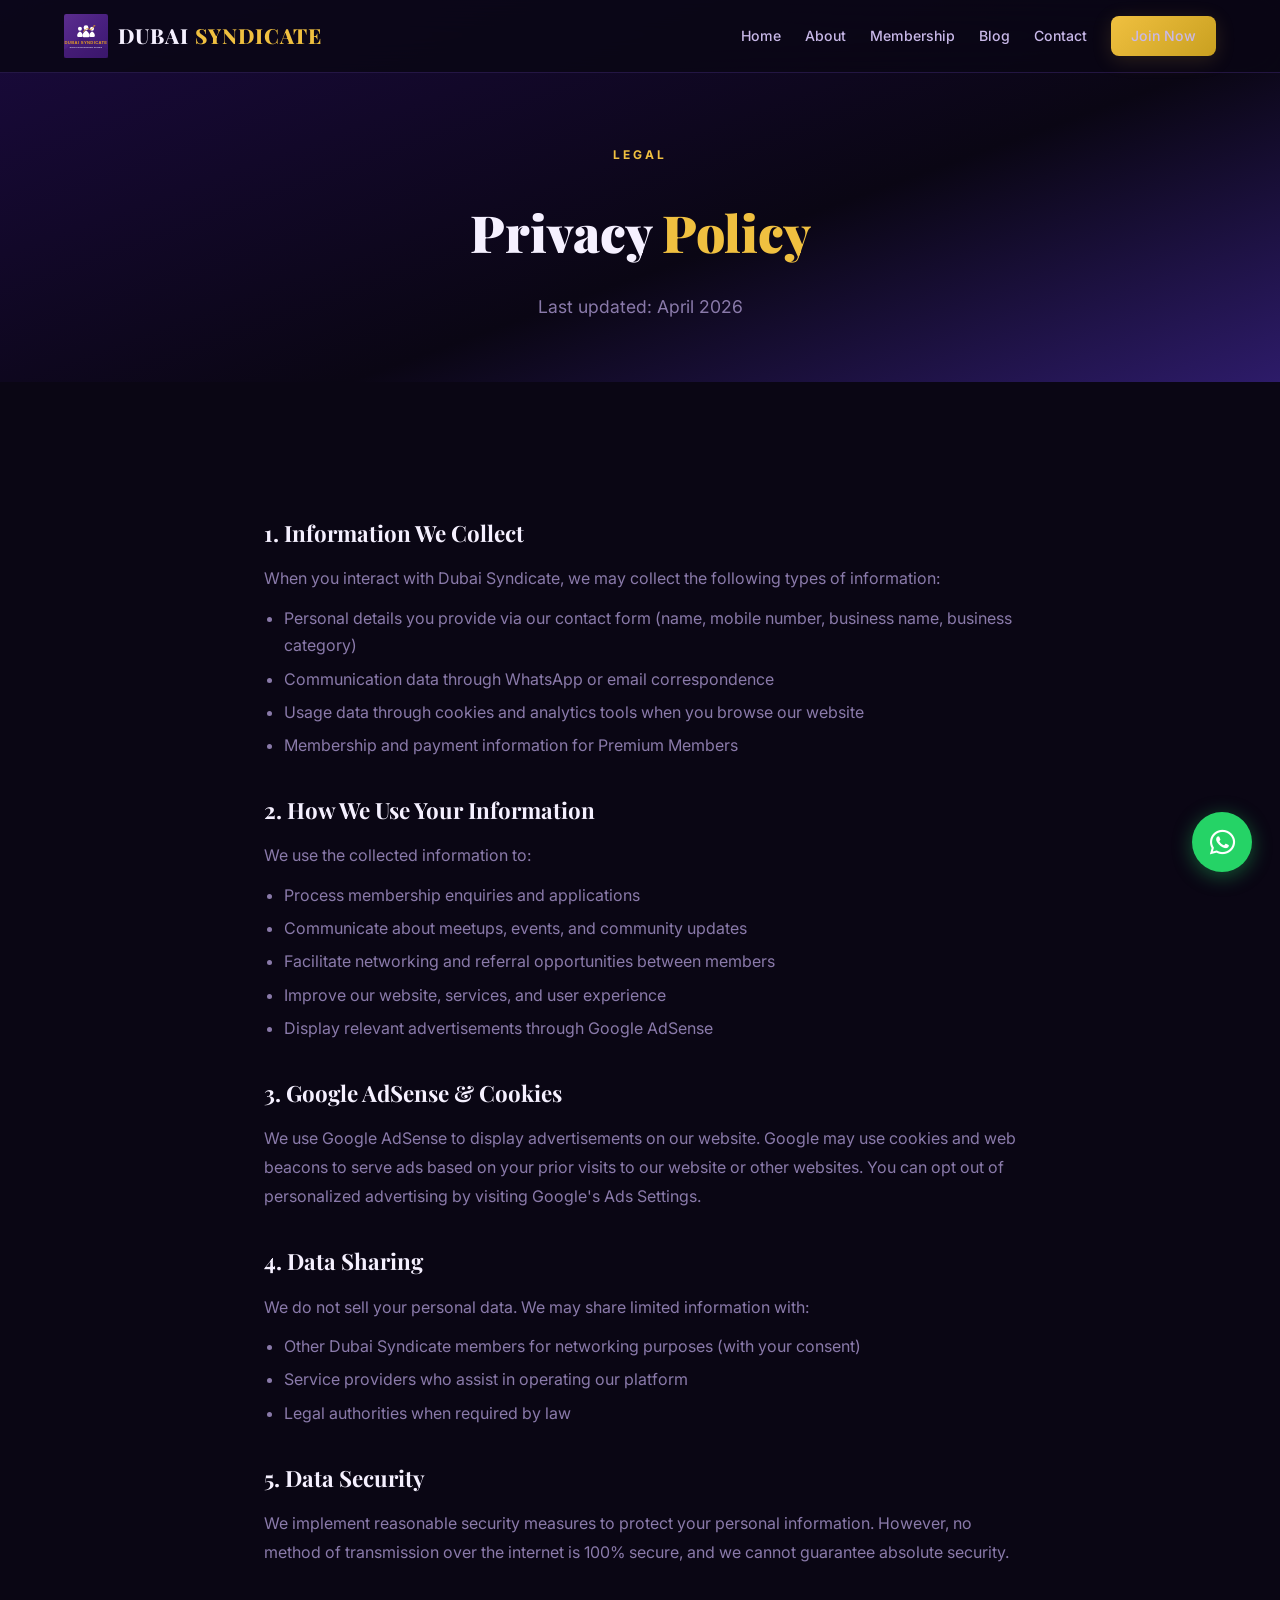
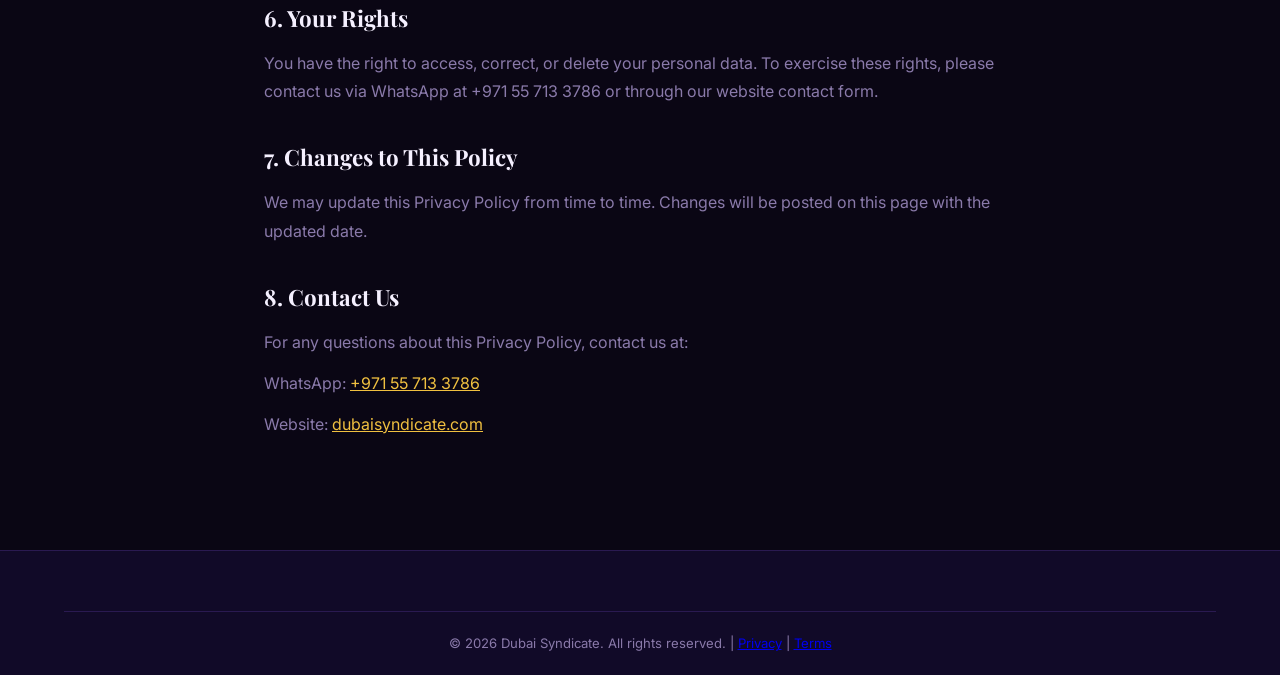
<file: privacy.html>
<!DOCTYPE html>
<html lang="en">
<head>
    <meta charset="UTF-8">
    <meta name="viewport" content="width=device-width, initial-scale=1.0">
    <title>Privacy Policy | Dubai Syndicate</title>
    <meta name="description" content="Dubai Syndicate Privacy Policy — how we collect, use, and protect your personal information.">
    <link rel="icon" type="image/png" sizes="64x64" href="images/favicon.png">
    <script async src="https://pagead2.googlesyndication.com/pagead/js/adsbygoogle.js?client=ca-pub-7910994933427279" crossorigin="anonymous"></script>
    <link rel="preconnect" href="https://fonts.googleapis.com">
    <link rel="preconnect" href="https://fonts.gstatic.com" crossorigin>
    <link href="https://fonts.googleapis.com/css2?family=Inter:wght@300;400;500;600;700;800;900&family=Playfair+Display:wght@700;800;900&display=swap" rel="stylesheet">
    <link rel="stylesheet" href="https://cdnjs.cloudflare.com/ajax/libs/font-awesome/6.5.1/css/all.min.css">
    <link rel="stylesheet" href="css/style.css">
    <link rel="stylesheet" href="css/pages.css">
</head>
<body>
    <header id="header">
        <nav class="container">
            <a href="/" class="logo">
                <img src="images/logo.svg" alt="Dubai Syndicate" class="logo-img">
                <span class="logo-text">DUBAI <span class="gold">SYNDICATE</span></span>
            </a>
            <div class="nav-links" id="navLinks">
                <a href="/">Home</a>
                <a href="about.html">About</a>
                <a href="/#membership">Membership</a>
                <a href="blog.html">Blog</a>
                <a href="/#contact">Contact</a>
                <a href="https://wa.me/971557133786" class="btn btn-gold btn-sm" target="_blank">Join Now</a>
            </div>
            <button class="hamburger" id="hamburger" aria-label="Menu"><span></span><span></span><span></span></button>
        </nav>
    </header>

    <section class="page-hero">
        <div class="container">
            <span class="section-tag">Legal</span>
            <h1>Privacy <span class="gold">Policy</span></h1>
            <p>Last updated: April 2026</p>
        </div>
    </section>

    <section class="section">
        <div class="container legal-content">
            <h2>1. Information We Collect</h2>
            <p>When you interact with Dubai Syndicate, we may collect the following types of information:</p>
            <ul>
                <li>Personal details you provide via our contact form (name, mobile number, business name, business category)</li>
                <li>Communication data through WhatsApp or email correspondence</li>
                <li>Usage data through cookies and analytics tools when you browse our website</li>
                <li>Membership and payment information for Premium Members</li>
            </ul>

            <h2>2. How We Use Your Information</h2>
            <p>We use the collected information to:</p>
            <ul>
                <li>Process membership enquiries and applications</li>
                <li>Communicate about meetups, events, and community updates</li>
                <li>Facilitate networking and referral opportunities between members</li>
                <li>Improve our website, services, and user experience</li>
                <li>Display relevant advertisements through Google AdSense</li>
            </ul>

            <h2>3. Google AdSense & Cookies</h2>
            <p>We use Google AdSense to display advertisements on our website. Google may use cookies and web beacons to serve ads based on your prior visits to our website or other websites. You can opt out of personalized advertising by visiting Google's Ads Settings.</p>

            <h2>4. Data Sharing</h2>
            <p>We do not sell your personal data. We may share limited information with:</p>
            <ul>
                <li>Other Dubai Syndicate members for networking purposes (with your consent)</li>
                <li>Service providers who assist in operating our platform</li>
                <li>Legal authorities when required by law</li>
            </ul>

            <h2>5. Data Security</h2>
            <p>We implement reasonable security measures to protect your personal information. However, no method of transmission over the internet is 100% secure, and we cannot guarantee absolute security.</p>

            <h2>6. Your Rights</h2>
            <p>You have the right to access, correct, or delete your personal data. To exercise these rights, please contact us via WhatsApp at +971 55 713 3786 or through our website contact form.</p>

            <h2>7. Changes to This Policy</h2>
            <p>We may update this Privacy Policy from time to time. Changes will be posted on this page with the updated date.</p>

            <h2>8. Contact Us</h2>
            <p>For any questions about this Privacy Policy, contact us at:</p>
            <p>WhatsApp: <a href="https://wa.me/971557133786" style="color: var(--gold);">+971 55 713 3786</a></p>
            <p>Website: <a href="https://dubaisyndicate.com" style="color: var(--gold);">dubaisyndicate.com</a></p>
        </div>
    </section>

    <footer>
        <div class="container">
            <div class="footer-bottom">
                <p>&copy; 2026 Dubai Syndicate. All rights reserved. | <a href="privacy.html">Privacy</a> | <a href="terms.html">Terms</a></p>
            </div>
        </div>
    </footer>

    <a href="https://wa.me/971557133786" class="whatsapp-float" target="_blank" aria-label="Chat on WhatsApp"><i class="fab fa-whatsapp"></i></a>
    <script src="js/main.js"></script>
</body>
</html>
</file>
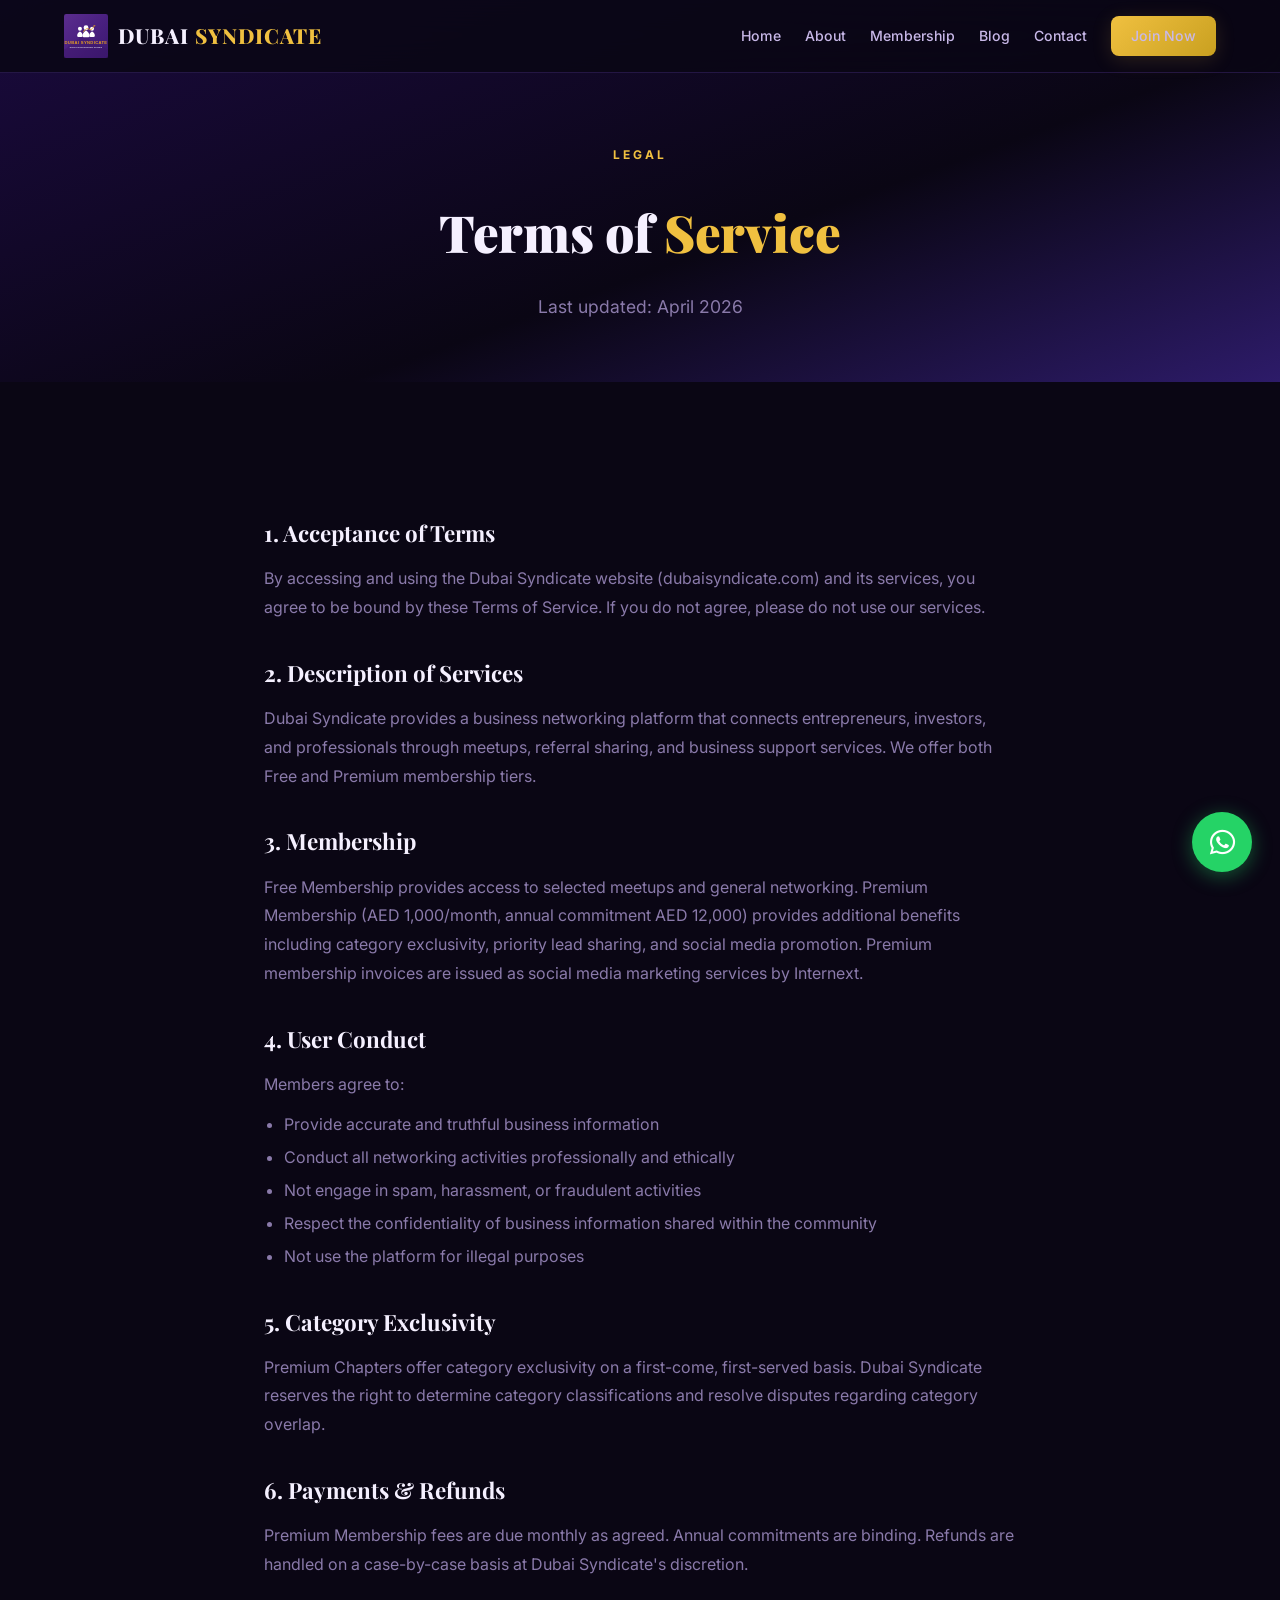
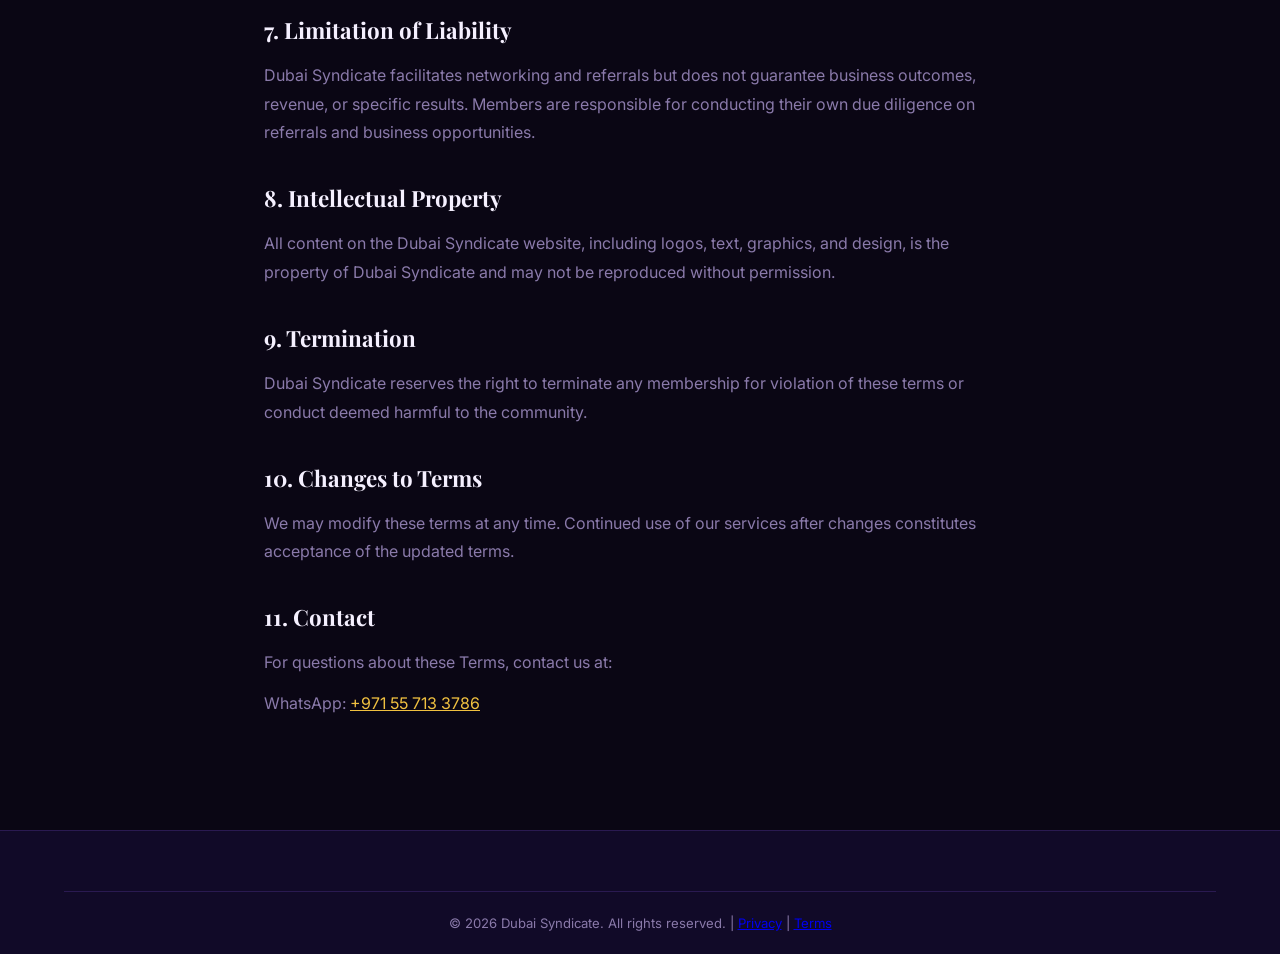
<file: terms.html>
<!DOCTYPE html>
<html lang="en">
<head>
    <meta charset="UTF-8">
    <meta name="viewport" content="width=device-width, initial-scale=1.0">
    <title>Terms of Service | Dubai Syndicate</title>
    <meta name="description" content="Dubai Syndicate Terms of Service — the rules and guidelines for using our platform and services.">
    <link rel="icon" type="image/png" sizes="64x64" href="images/favicon.png">
    <script async src="https://pagead2.googlesyndication.com/pagead/js/adsbygoogle.js?client=ca-pub-7910994933427279" crossorigin="anonymous"></script>
    <link rel="preconnect" href="https://fonts.googleapis.com">
    <link rel="preconnect" href="https://fonts.gstatic.com" crossorigin>
    <link href="https://fonts.googleapis.com/css2?family=Inter:wght@300;400;500;600;700;800;900&family=Playfair+Display:wght@700;800;900&display=swap" rel="stylesheet">
    <link rel="stylesheet" href="https://cdnjs.cloudflare.com/ajax/libs/font-awesome/6.5.1/css/all.min.css">
    <link rel="stylesheet" href="css/style.css">
    <link rel="stylesheet" href="css/pages.css">
</head>
<body>
    <header id="header">
        <nav class="container">
            <a href="/" class="logo">
                <img src="images/logo.svg" alt="Dubai Syndicate" class="logo-img">
                <span class="logo-text">DUBAI <span class="gold">SYNDICATE</span></span>
            </a>
            <div class="nav-links" id="navLinks">
                <a href="/">Home</a>
                <a href="about.html">About</a>
                <a href="/#membership">Membership</a>
                <a href="blog.html">Blog</a>
                <a href="/#contact">Contact</a>
                <a href="https://wa.me/971557133786" class="btn btn-gold btn-sm" target="_blank">Join Now</a>
            </div>
            <button class="hamburger" id="hamburger" aria-label="Menu"><span></span><span></span><span></span></button>
        </nav>
    </header>

    <section class="page-hero">
        <div class="container">
            <span class="section-tag">Legal</span>
            <h1>Terms of <span class="gold">Service</span></h1>
            <p>Last updated: April 2026</p>
        </div>
    </section>

    <section class="section">
        <div class="container legal-content">
            <h2>1. Acceptance of Terms</h2>
            <p>By accessing and using the Dubai Syndicate website (dubaisyndicate.com) and its services, you agree to be bound by these Terms of Service. If you do not agree, please do not use our services.</p>

            <h2>2. Description of Services</h2>
            <p>Dubai Syndicate provides a business networking platform that connects entrepreneurs, investors, and professionals through meetups, referral sharing, and business support services. We offer both Free and Premium membership tiers.</p>

            <h2>3. Membership</h2>
            <p>Free Membership provides access to selected meetups and general networking. Premium Membership (AED 1,000/month, annual commitment AED 12,000) provides additional benefits including category exclusivity, priority lead sharing, and social media promotion. Premium membership invoices are issued as social media marketing services by Internext.</p>

            <h2>4. User Conduct</h2>
            <p>Members agree to:</p>
            <ul>
                <li>Provide accurate and truthful business information</li>
                <li>Conduct all networking activities professionally and ethically</li>
                <li>Not engage in spam, harassment, or fraudulent activities</li>
                <li>Respect the confidentiality of business information shared within the community</li>
                <li>Not use the platform for illegal purposes</li>
            </ul>

            <h2>5. Category Exclusivity</h2>
            <p>Premium Chapters offer category exclusivity on a first-come, first-served basis. Dubai Syndicate reserves the right to determine category classifications and resolve disputes regarding category overlap.</p>

            <h2>6. Payments & Refunds</h2>
            <p>Premium Membership fees are due monthly as agreed. Annual commitments are binding. Refunds are handled on a case-by-case basis at Dubai Syndicate's discretion.</p>

            <h2>7. Limitation of Liability</h2>
            <p>Dubai Syndicate facilitates networking and referrals but does not guarantee business outcomes, revenue, or specific results. Members are responsible for conducting their own due diligence on referrals and business opportunities.</p>

            <h2>8. Intellectual Property</h2>
            <p>All content on the Dubai Syndicate website, including logos, text, graphics, and design, is the property of Dubai Syndicate and may not be reproduced without permission.</p>

            <h2>9. Termination</h2>
            <p>Dubai Syndicate reserves the right to terminate any membership for violation of these terms or conduct deemed harmful to the community.</p>

            <h2>10. Changes to Terms</h2>
            <p>We may modify these terms at any time. Continued use of our services after changes constitutes acceptance of the updated terms.</p>

            <h2>11. Contact</h2>
            <p>For questions about these Terms, contact us at:</p>
            <p>WhatsApp: <a href="https://wa.me/971557133786" style="color: var(--gold);">+971 55 713 3786</a></p>
        </div>
    </section>

    <footer>
        <div class="container">
            <div class="footer-bottom">
                <p>&copy; 2026 Dubai Syndicate. All rights reserved. | <a href="privacy.html">Privacy</a> | <a href="terms.html">Terms</a></p>
            </div>
        </div>
    </footer>

    <a href="https://wa.me/971557133786" class="whatsapp-float" target="_blank" aria-label="Chat on WhatsApp"><i class="fab fa-whatsapp"></i></a>
    <script src="js/main.js"></script>
</body>
</html>
</file>
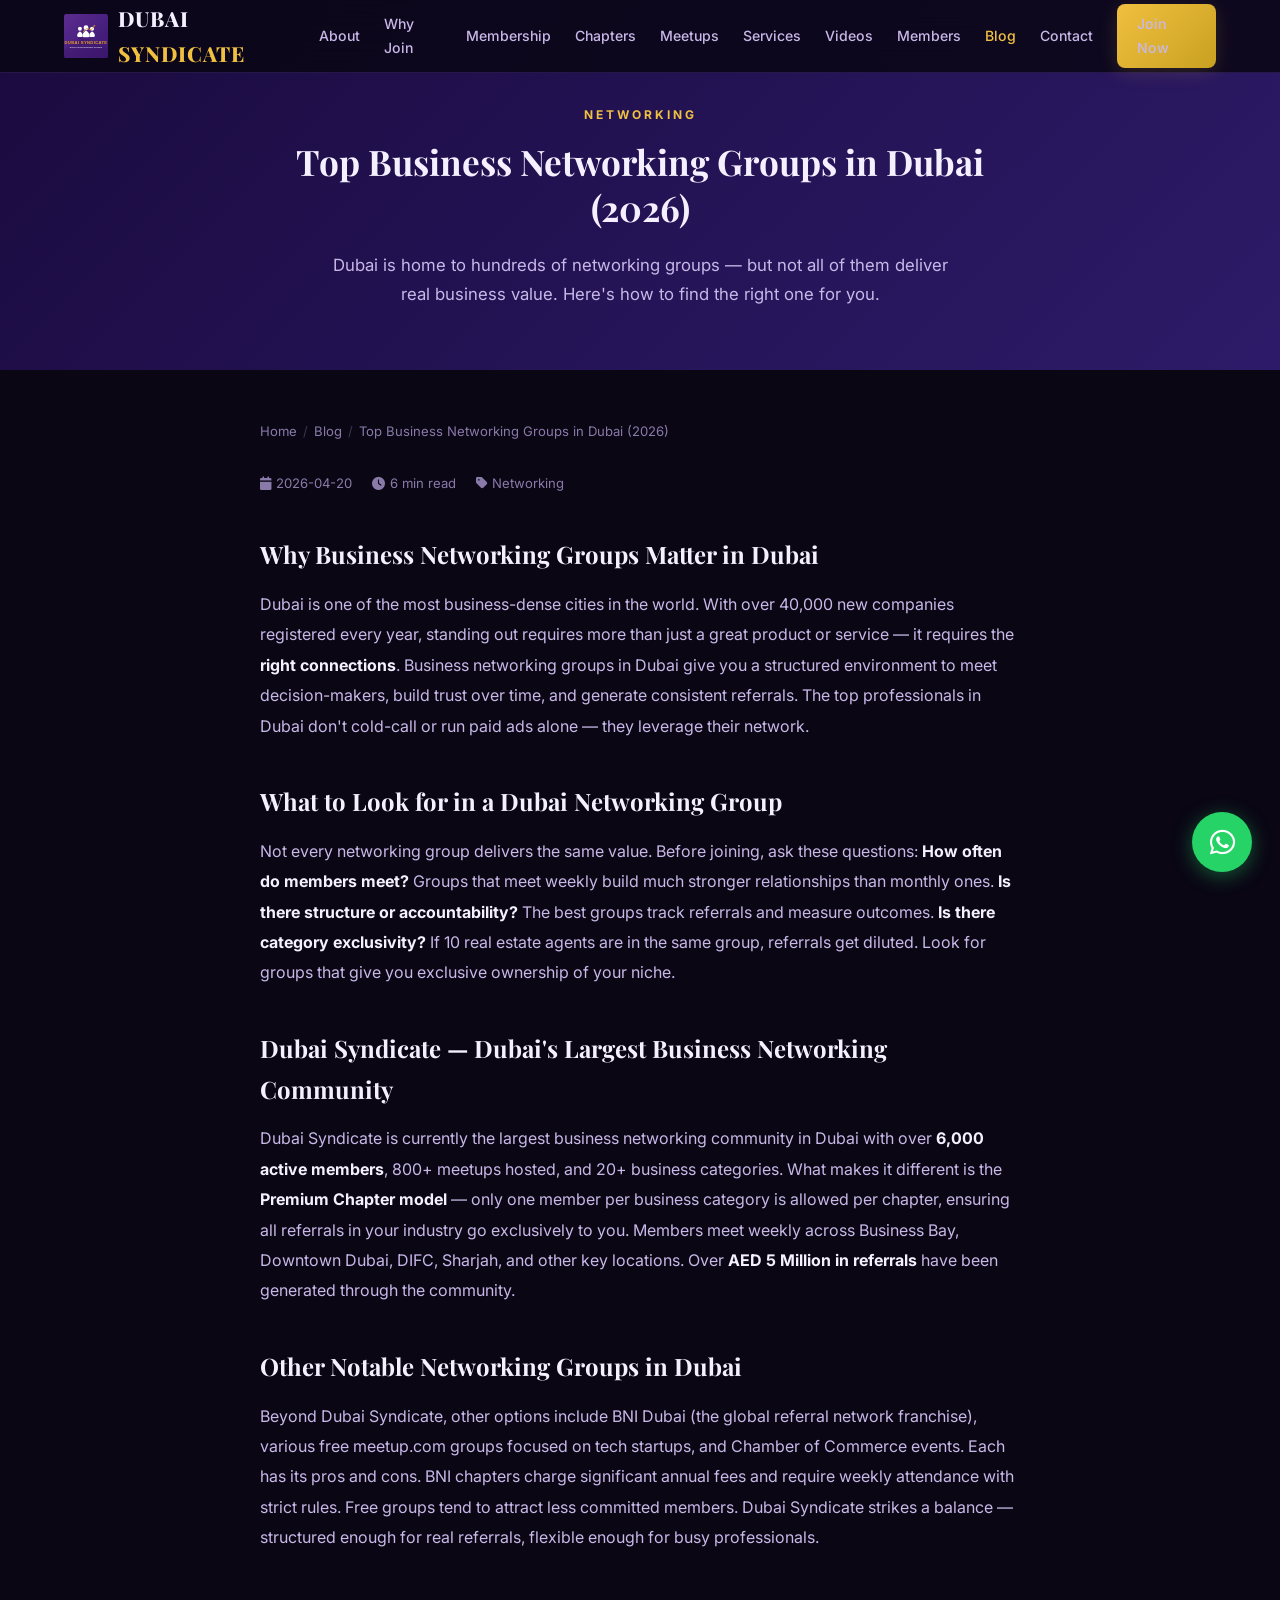
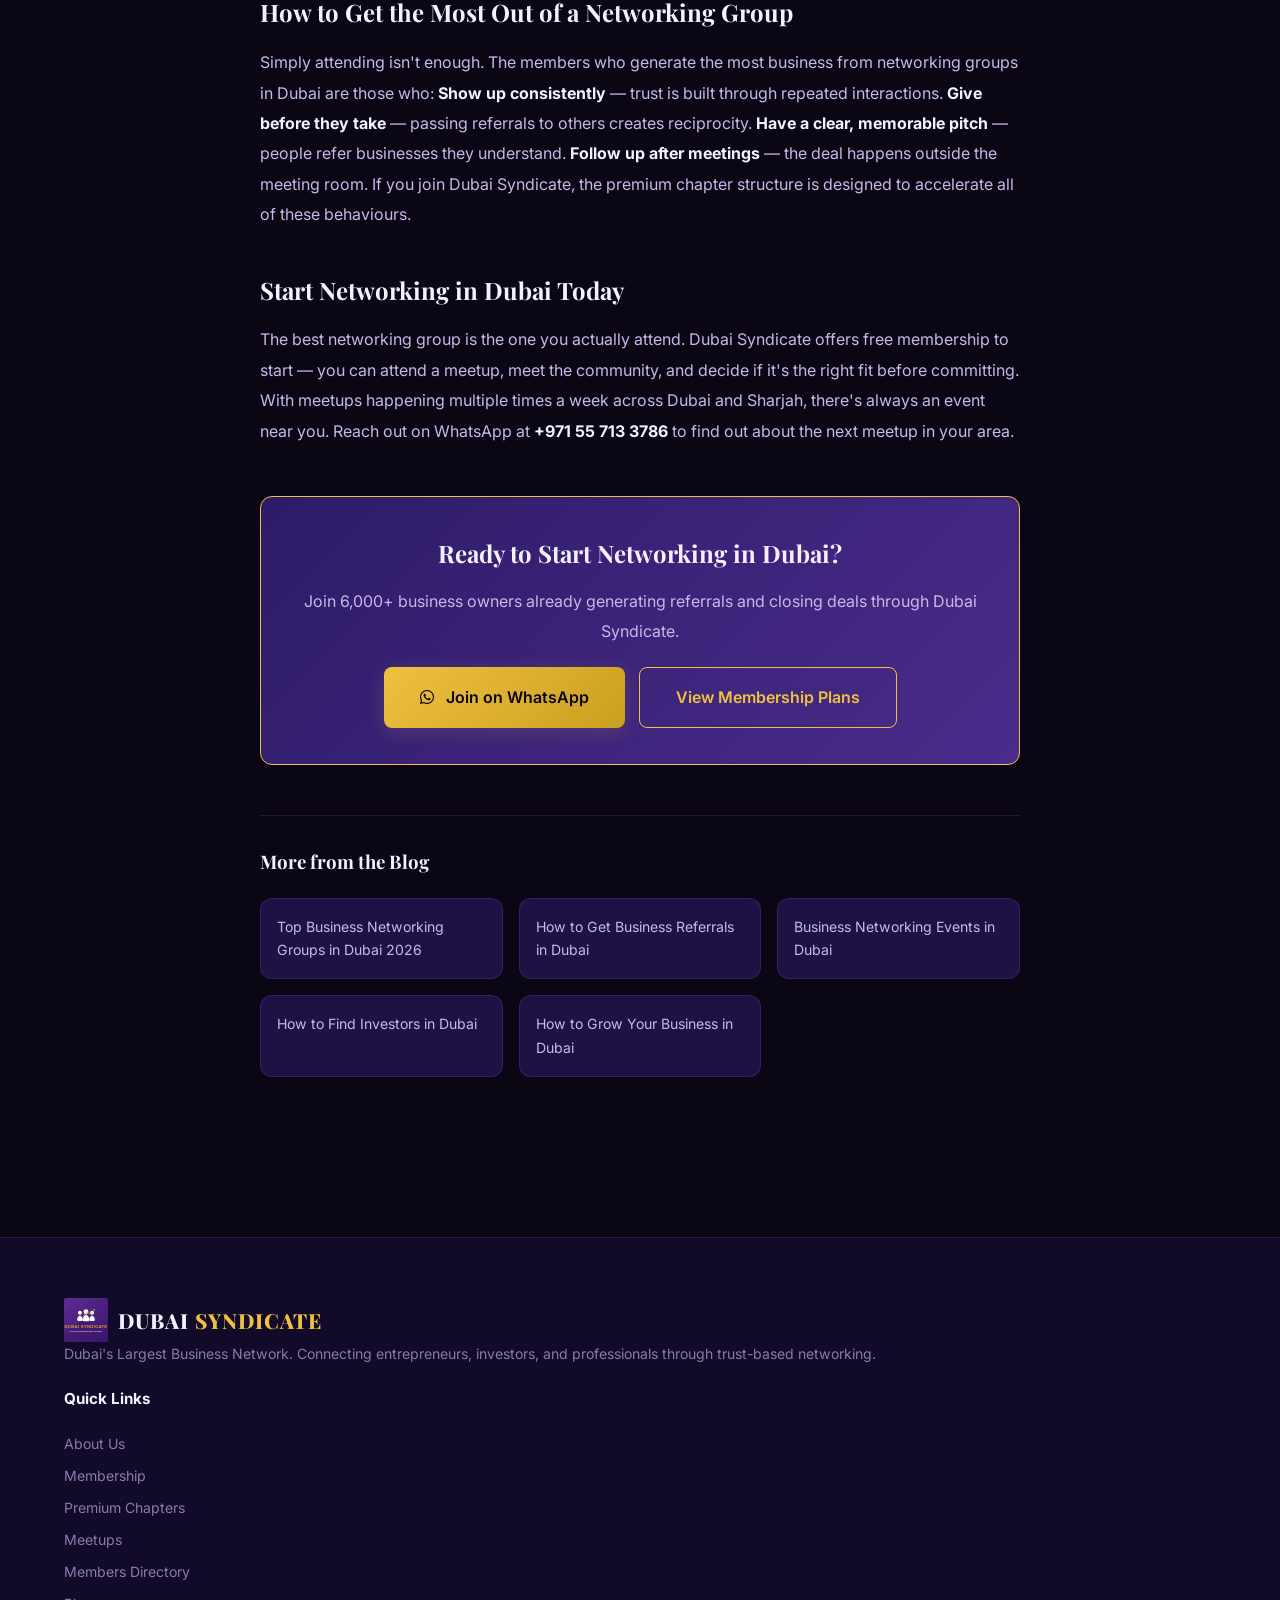
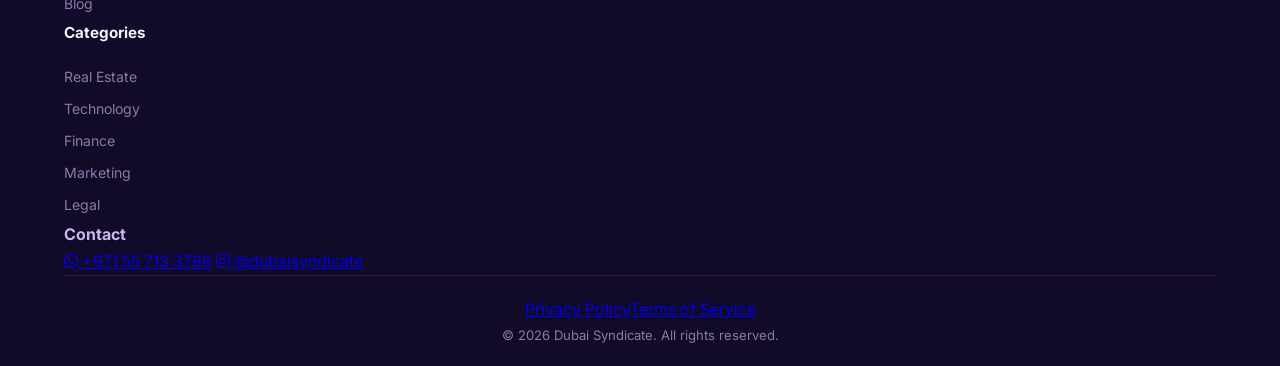
<file: blog/business-networking-groups-dubai.html>
<!DOCTYPE html>
<html lang="en">
<head>
    <meta charset="UTF-8">
    <meta name="viewport" content="width=device-width, initial-scale=1.0">
    <title>Top Business Networking Groups in Dubai 2026 | Dubai Syndicate</title>
    <meta name="description" content="Discover the best business networking groups in Dubai for 2026. Compare groups, membership benefits, and how to find the right community to grow your business in Dubai & UAE.">
    <meta name="keywords" content="business networking groups Dubai, networking groups Dubai, best networking group Dubai, entrepreneur community Dubai, business community UAE">
    <meta property="og:title" content="Top Business Networking Groups in Dubai 2026 | Dubai Syndicate">
    <meta property="og:description" content="Discover the best business networking groups in Dubai for 2026. Compare groups, membership benefits, and how to find the right community to grow your business in Dubai & UAE.">
    <meta property="og:image" content="https://dubaisyndicate.com/images/logo.png">
    <meta property="og:url" content="https://dubaisyndicate.com/blog/business-networking-groups-dubai.html">
    <meta property="og:type" content="article">
    <meta name="twitter:card" content="summary_large_image">
    <link rel="canonical" href="https://dubaisyndicate.com/blog/business-networking-groups-dubai.html">
    <link rel="icon" type="image/png" sizes="64x64" href="../images/favicon.png">
    <link rel="preconnect" href="https://fonts.googleapis.com">
    <link rel="preconnect" href="https://fonts.gstatic.com" crossorigin>
    <link href="https://fonts.googleapis.com/css2?family=Playfair+Display:wght@400;600;700&family=Inter:wght@300;400;500;600;700&display=swap" rel="stylesheet">
    <link rel="stylesheet" href="https://cdnjs.cloudflare.com/ajax/libs/font-awesome/6.4.0/css/all.min.css">
    <link rel="stylesheet" href="../css/style.css?v=2.2">
    <link rel="stylesheet" href="../css/pages.css?v=2.2">
    <script type="application/ld+json">
    {
      "@context": "https://schema.org",
      "@type": "Article",
      "headline": "Top Business Networking Groups in Dubai (2026)",
      "description": "Discover the best business networking groups in Dubai for 2026. Compare groups, membership benefits, and how to find the right community to grow your business in Dubai & UAE.",
      "image": "https://dubaisyndicate.com/images/logo.png",
      "author": {"@type": "Organization", "name": "Dubai Syndicate"},
      "publisher": {"@type": "Organization", "name": "Dubai Syndicate", "logo": {"@type": "ImageObject", "url": "https://dubaisyndicate.com/images/logo.png"}},
      "datePublished": "2026-04-20",
      "dateModified": "2026-04-20",
      "mainEntityOfPage": {"@type": "WebPage", "@id": "https://dubaisyndicate.com/blog/business-networking-groups-dubai.html"}
    }
    </script>
    <style>
      .blog-post-body { max-width: 800px; margin: 0 auto; padding: 0 20px 60px; }
      .blog-post-body h2 { font-family: 'Playfair Display', serif; font-size: 1.5rem; color: var(--text-white); margin: 40px 0 14px; }
      .blog-post-body p { color: var(--text-light); line-height: 1.9; margin-bottom: 18px; font-size: 1rem; }
      .blog-post-body ul { color: var(--text-light); line-height: 1.9; padding-left: 24px; margin-bottom: 18px; }
      .blog-post-body ul li { margin-bottom: 8px; }
      .blog-post-body strong { color: var(--text-white); }
      .blog-post-meta { display: flex; gap: 20px; align-items: center; flex-wrap: wrap; margin-bottom: 30px; }
      .blog-post-meta span { font-size: 0.82rem; color: var(--text-muted); display: flex; align-items: center; gap: 5px; }
      .blog-cta-box { background: linear-gradient(135deg, var(--purple-dark), var(--purple-mid)); border: 1px solid var(--gold); border-radius: var(--radius); padding: 36px 30px; text-align: center; margin: 50px 0; }
      .blog-cta-box h3 { font-family: 'Playfair Display', serif; color: var(--text-white); margin-bottom: 12px; font-size: 1.5rem; }
      .blog-cta-box p { color: var(--text-light); margin-bottom: 20px; }
      .breadcrumb { display: flex; gap: 6px; align-items: center; font-size: 0.82rem; color: var(--text-muted); margin-bottom: 30px; flex-wrap: wrap; }
      .breadcrumb a { color: var(--text-muted); text-decoration: none; }
      .breadcrumb a:hover { color: var(--gold); }
      .breadcrumb .sep { opacity: 0.4; }
      .post-hero { background: linear-gradient(135deg, var(--purple-deep), var(--purple-dark)); padding: 100px 20px 60px; text-align: center; }
      .post-hero .section-tag { margin-bottom: 14px; display: inline-block; }
      .post-hero h1 { font-family: 'Playfair Display', serif; font-size: 2.2rem; color: var(--text-white); max-width: 760px; margin: 0 auto 20px; line-height: 1.3; }
      .post-hero p.lead { color: var(--text-light); max-width: 620px; margin: 0 auto; font-size: 1.05rem; line-height: 1.75; }
      @media(max-width:600px){ .post-hero h1{font-size:1.6rem;} }
    </style>
    <!-- Google AdSense -->
    <script async src="https://pagead2.googlesyndication.com/pagead/js/adsbygoogle.js?client=ca-pub-7910994933427279" crossorigin="anonymous"></script>
</head>
<body>
    <header id="header">
        <nav class="container">
            <a href="/" class="logo">
                <img src="../images/logo.svg" alt="Dubai Syndicate" class="logo-img">
                <span class="logo-text">DUBAI <span class="gold">SYNDICATE</span></span>
            </a>
            <div class="nav-links" id="navLinks">
                <a href="/#about">About</a>
                <a href="/#why-join">Why Join</a>
                <a href="/#membership">Membership</a>
                <a href="/#chapters">Chapters</a>
                <a href="/#meetups">Meetups</a>
                <a href="/#services">Services</a>
                <a href="/#videos">Videos</a>
                <a href="/members.html">Members</a>
                <a href="/blog.html" class="active">Blog</a>
                <a href="/#contact">Contact</a>
                <a href="https://wa.me/971557133786" class="btn btn-gold btn-sm" target="_blank">Join Now</a>
            </div>
            <button class="hamburger" id="hamburger" aria-label="Menu"><span></span><span></span><span></span></button>
        </nav>
    </header>

    <div class="post-hero">
        <span class="section-tag">Networking</span>
        <h1>Top Business Networking Groups in Dubai (2026)</h1>
        <p class="lead">Dubai is home to hundreds of networking groups — but not all of them deliver real business value. Here's how to find the right one for you.</p>
    </div>

    <div class="section" style="padding-top:50px;">
      <div class="blog-post-body">
        <div class="breadcrumb">
          <a href="/">Home</a><span class="sep">/</span>
          <a href="/blog.html">Blog</a><span class="sep">/</span>
          <span>Top Business Networking Groups in Dubai (2026)</span>
        </div>
        <div class="blog-post-meta">
          <span><i class="fas fa-calendar"></i> 2026-04-20</span>
          <span><i class="fas fa-clock"></i> 6 min read</span>
          <span><i class="fas fa-tag"></i> Networking</span>
        </div>

        <h2>Why Business Networking Groups Matter in Dubai</h2>
<p>Dubai is one of the most business-dense cities in the world. With over 40,000 new companies registered every year, standing out requires more than just a great product or service — it requires the <strong>right connections</strong>. Business networking groups in Dubai give you a structured environment to meet decision-makers, build trust over time, and generate consistent referrals. The top professionals in Dubai don't cold-call or run paid ads alone — they leverage their network.</p>

<h2>What to Look for in a Dubai Networking Group</h2>
<p>Not every networking group delivers the same value. Before joining, ask these questions: <strong>How often do members meet?</strong> Groups that meet weekly build much stronger relationships than monthly ones. <strong>Is there structure or accountability?</strong> The best groups track referrals and measure outcomes. <strong>Is there category exclusivity?</strong> If 10 real estate agents are in the same group, referrals get diluted. Look for groups that give you exclusive ownership of your niche.</p>

<h2>Dubai Syndicate — Dubai's Largest Business Networking Community</h2>
<p>Dubai Syndicate is currently the largest business networking community in Dubai with over <strong>6,000 active members</strong>, 800+ meetups hosted, and 20+ business categories. What makes it different is the <strong>Premium Chapter model</strong> — only one member per business category is allowed per chapter, ensuring all referrals in your industry go exclusively to you. Members meet weekly across Business Bay, Downtown Dubai, DIFC, Sharjah, and other key locations. Over <strong>AED 5 Million in referrals</strong> have been generated through the community.</p>

<h2>Other Notable Networking Groups in Dubai</h2>
<p>Beyond Dubai Syndicate, other options include BNI Dubai (the global referral network franchise), various free meetup.com groups focused on tech startups, and Chamber of Commerce events. Each has its pros and cons. BNI chapters charge significant annual fees and require weekly attendance with strict rules. Free groups tend to attract less committed members. Dubai Syndicate strikes a balance — structured enough for real referrals, flexible enough for busy professionals.</p>

<h2>How to Get the Most Out of a Networking Group</h2>
<p>Simply attending isn't enough. The members who generate the most business from networking groups in Dubai are those who: <strong>Show up consistently</strong> — trust is built through repeated interactions. <strong>Give before they take</strong> — passing referrals to others creates reciprocity. <strong>Have a clear, memorable pitch</strong> — people refer businesses they understand. <strong>Follow up after meetings</strong> — the deal happens outside the meeting room. If you join Dubai Syndicate, the premium chapter structure is designed to accelerate all of these behaviours.</p>

<h2>Start Networking in Dubai Today</h2>
<p>The best networking group is the one you actually attend. Dubai Syndicate offers free membership to start — you can attend a meetup, meet the community, and decide if it's the right fit before committing. With meetups happening multiple times a week across Dubai and Sharjah, there's always an event near you. Reach out on WhatsApp at <strong>+971 55 713 3786</strong> to find out about the next meetup in your area.</p>

        <div class="blog-cta-box">
          <h3>Ready to Start Networking in Dubai?</h3>
          <p>Join 6,000+ business owners already generating referrals and closing deals through Dubai Syndicate.</p>
          <div style="display:flex;gap:14px;justify-content:center;flex-wrap:wrap;">
            <a href="https://wa.me/971557133786" class="btn btn-gold btn-lg" target="_blank"><i class="fab fa-whatsapp"></i>&nbsp;Join on WhatsApp</a>
            <a href="/#membership" class="btn btn-outline btn-lg">View Membership Plans</a>
          </div>
        </div>

        <div style="margin-top:40px;padding-top:30px;border-top:1px solid var(--border);">
          <h3 style="font-family:'Playfair Display',serif;color:var(--text-white);margin-bottom:20px;">More from the Blog</h3>
          <div style="display:grid;grid-template-columns:repeat(auto-fill,minmax(220px,1fr));gap:16px;">
            <a href="/blog/business-networking-groups-dubai.html" style="background:var(--card-bg);border:1px solid var(--border);border-radius:var(--radius);padding:16px;text-decoration:none;color:var(--text-light);font-size:0.88rem;transition:border-color 0.3s;" onmouseover="this.style.borderColor='var(--gold)'" onmouseout="this.style.borderColor='var(--border)'">Top Business Networking Groups in Dubai 2026</a>
            <a href="/blog/how-to-get-referrals-dubai.html" style="background:var(--card-bg);border:1px solid var(--border);border-radius:var(--radius);padding:16px;text-decoration:none;color:var(--text-light);font-size:0.88rem;transition:border-color 0.3s;" onmouseover="this.style.borderColor='var(--gold)'" onmouseout="this.style.borderColor='var(--border)'">How to Get Business Referrals in Dubai</a>
            <a href="/blog/networking-events-dubai.html" style="background:var(--card-bg);border:1px solid var(--border);border-radius:var(--radius);padding:16px;text-decoration:none;color:var(--text-light);font-size:0.88rem;transition:border-color 0.3s;" onmouseover="this.style.borderColor='var(--gold)'" onmouseout="this.style.borderColor='var(--border)'">Business Networking Events in Dubai</a>
            <a href="/blog/find-investors-dubai.html" style="background:var(--card-bg);border:1px solid var(--border);border-radius:var(--radius);padding:16px;text-decoration:none;color:var(--text-light);font-size:0.88rem;transition:border-color 0.3s;" onmouseover="this.style.borderColor='var(--gold)'" onmouseout="this.style.borderColor='var(--border)'">How to Find Investors in Dubai</a>
            <a href="/blog/grow-business-dubai.html" style="background:var(--card-bg);border:1px solid var(--border);border-radius:var(--radius);padding:16px;text-decoration:none;color:var(--text-light);font-size:0.88rem;transition:border-color 0.3s;" onmouseover="this.style.borderColor='var(--gold)'" onmouseout="this.style.borderColor='var(--border)'">How to Grow Your Business in Dubai</a>
          </div>
        </div>
      </div>
    </div>

    <footer>
        <div class="container">
            <div class="footer-top">
                <div class="footer-brand">
                    <a href="/" class="logo"><img src="../images/logo.svg" alt="Dubai Syndicate" class="logo-img"><span class="logo-text">DUBAI <span class="gold">SYNDICATE</span></span></a>
                    <p>Dubai's Largest Business Network. Connecting entrepreneurs, investors, and professionals through trust-based networking.</p>
                </div>
                <div class="footer-links">
                    <h4>Quick Links</h4>
                    <a href="/#about">About Us</a>
                    <a href="/#membership">Membership</a>
                    <a href="/#chapters">Premium Chapters</a>
                    <a href="/#meetups">Meetups</a>
                    <a href="/members.html">Members Directory</a>
                    <a href="/blog.html">Blog</a>
                </div>
                <div class="footer-links">
                    <h4>Categories</h4>
                    <a href="/members.html">Real Estate</a>
                    <a href="/members.html">Technology</a>
                    <a href="/members.html">Finance</a>
                    <a href="/members.html">Marketing</a>
                    <a href="/members.html">Legal</a>
                </div>
                <div class="footer-contact">
                    <h4>Contact</h4>
                    <a href="https://wa.me/971557133786" target="_blank"><i class="fab fa-whatsapp"></i> +971 55 713 3786</a>
                    <a href="https://instagram.com/dubaisyndicate" target="_blank"><i class="fab fa-instagram"></i> @dubaisyndicate</a>
                </div>
            </div>
            <div class="footer-bottom">
                <div class="footer-legal"><a href="/privacy.html">Privacy Policy</a><a href="/terms.html">Terms of Service</a></div>
                <p class="footer-copy">&copy; 2026 Dubai Syndicate. All rights reserved.</p>
            </div>
        </div>
    </footer>
    <a href="https://wa.me/971557133786" class="whatsapp-float" target="_blank" aria-label="WhatsApp"><i class="fab fa-whatsapp"></i></a>
    <script src="../js/main.js?v=2.2"></script>
</body>
</html>
</file>
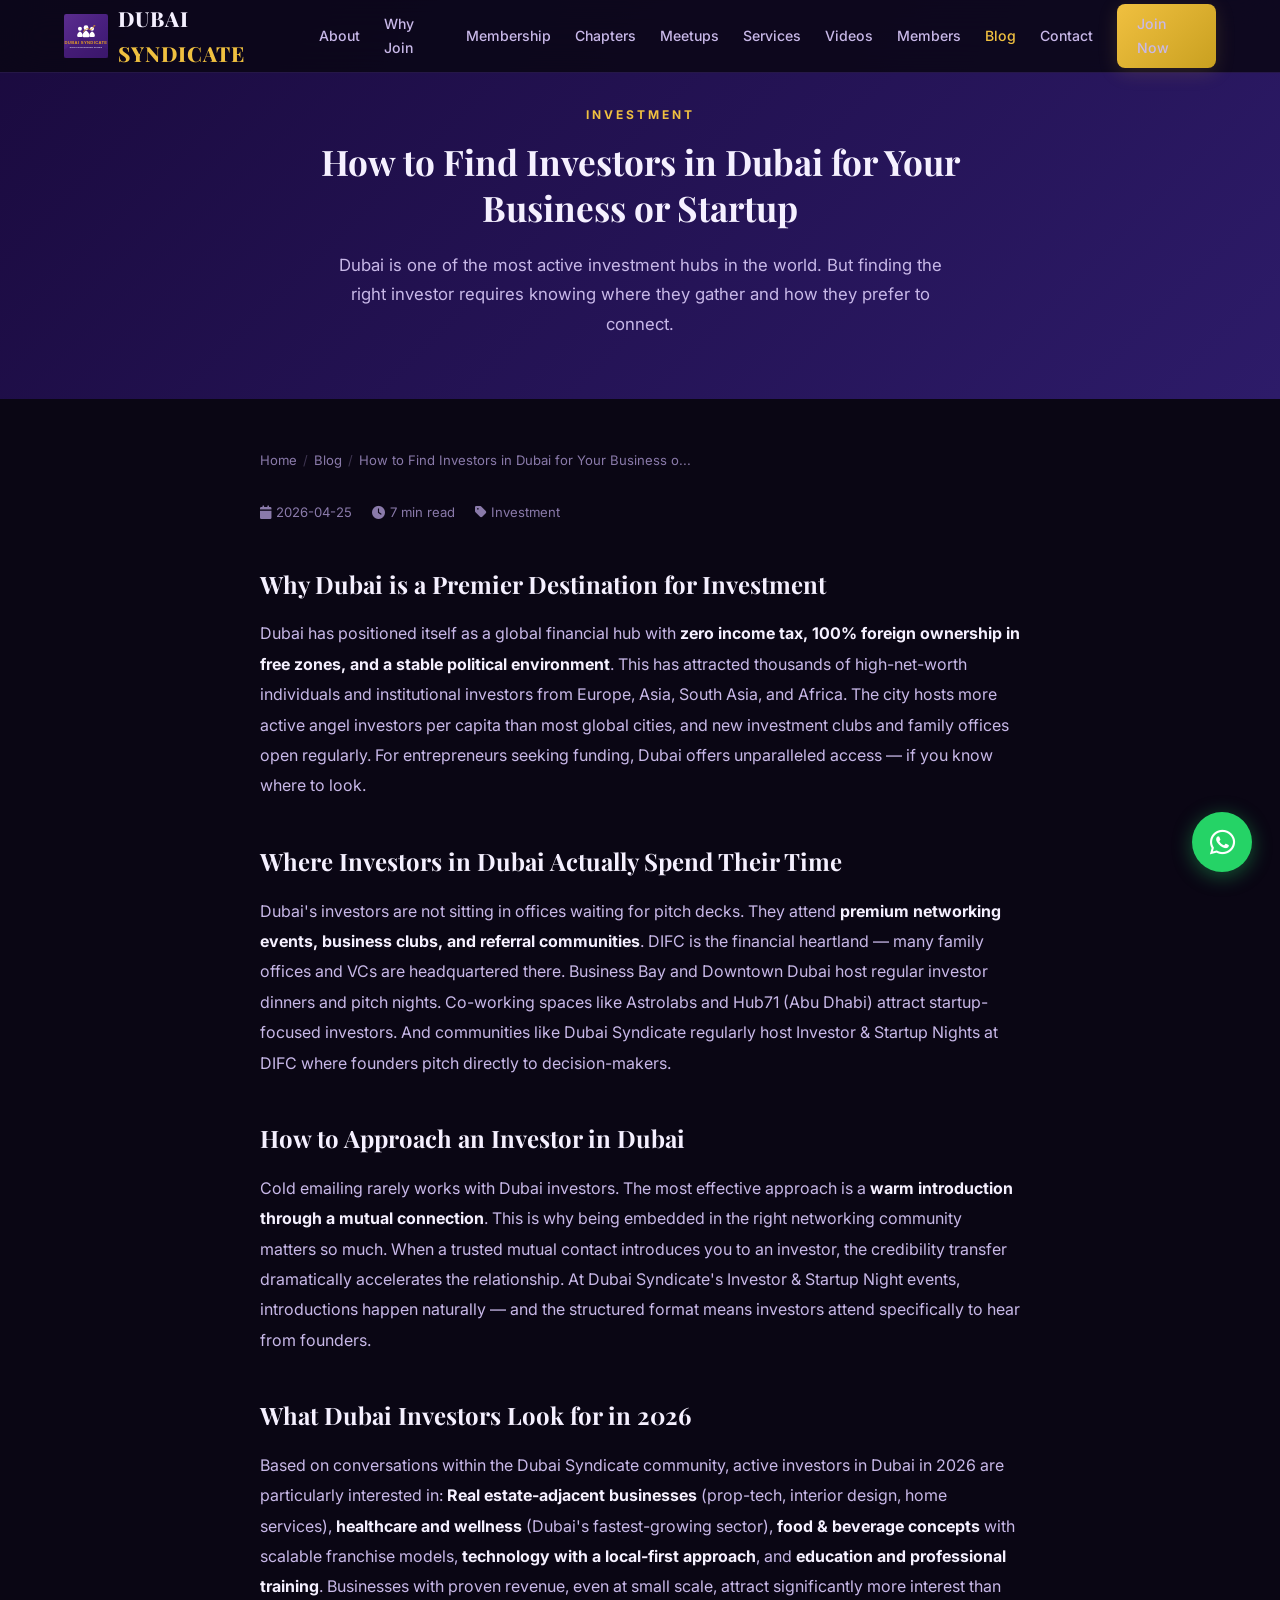
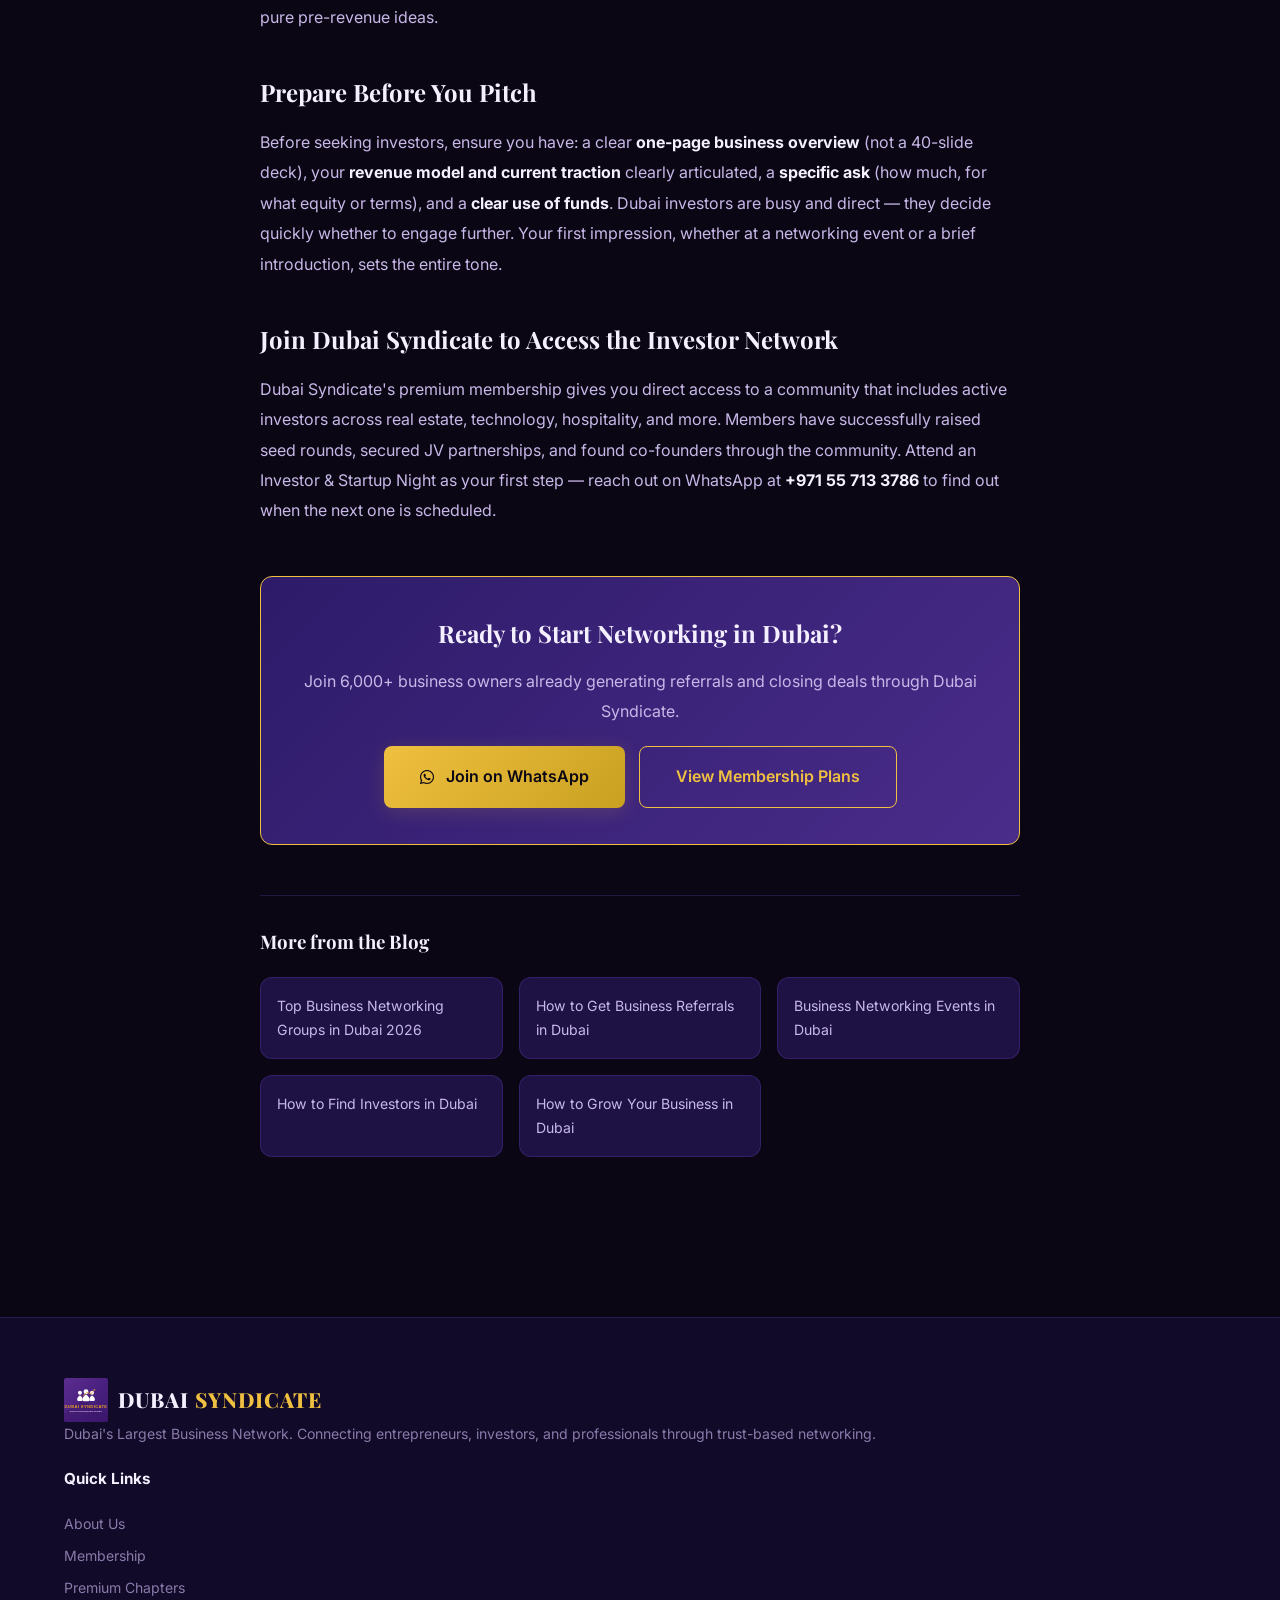
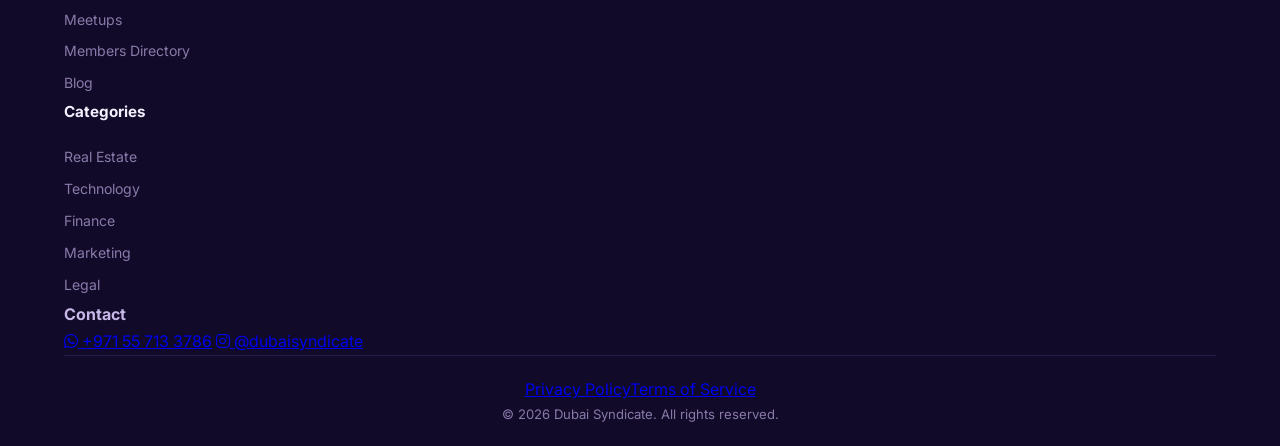
<file: blog/find-investors-dubai.html>
<!DOCTYPE html>
<html lang="en">
<head>
    <meta charset="UTF-8">
    <meta name="viewport" content="width=device-width, initial-scale=1.0">
    <title>How to Find Investors in Dubai 2026 | Dubai Syndicate</title>
    <meta name="description" content="Looking for investors in Dubai? Discover the best ways to connect with angel investors, venture capitalists, and high-net-worth individuals actively investing in UAE businesses in 2026.">
    <meta name="keywords" content="find investors Dubai, investors in Dubai, startup investors Dubai, angel investors UAE, venture capital Dubai, business investment Dubai">
    <meta property="og:title" content="How to Find Investors in Dubai 2026 | Dubai Syndicate">
    <meta property="og:description" content="Looking for investors in Dubai? Discover the best ways to connect with angel investors, venture capitalists, and high-net-worth individuals actively investing in UAE businesses in 2026.">
    <meta property="og:image" content="https://dubaisyndicate.com/images/logo.png">
    <meta property="og:url" content="https://dubaisyndicate.com/blog/find-investors-dubai.html">
    <meta property="og:type" content="article">
    <meta name="twitter:card" content="summary_large_image">
    <link rel="canonical" href="https://dubaisyndicate.com/blog/find-investors-dubai.html">
    <link rel="icon" type="image/png" sizes="64x64" href="../images/favicon.png">
    <link rel="preconnect" href="https://fonts.googleapis.com">
    <link rel="preconnect" href="https://fonts.gstatic.com" crossorigin>
    <link href="https://fonts.googleapis.com/css2?family=Playfair+Display:wght@400;600;700&family=Inter:wght@300;400;500;600;700&display=swap" rel="stylesheet">
    <link rel="stylesheet" href="https://cdnjs.cloudflare.com/ajax/libs/font-awesome/6.4.0/css/all.min.css">
    <link rel="stylesheet" href="../css/style.css?v=2.2">
    <link rel="stylesheet" href="../css/pages.css?v=2.2">
    <script type="application/ld+json">
    {
      "@context": "https://schema.org",
      "@type": "Article",
      "headline": "How to Find Investors in Dubai for Your Business or Startup",
      "description": "Looking for investors in Dubai? Discover the best ways to connect with angel investors, venture capitalists, and high-net-worth individuals actively investing in UAE businesses in 2026.",
      "image": "https://dubaisyndicate.com/images/logo.png",
      "author": {"@type": "Organization", "name": "Dubai Syndicate"},
      "publisher": {"@type": "Organization", "name": "Dubai Syndicate", "logo": {"@type": "ImageObject", "url": "https://dubaisyndicate.com/images/logo.png"}},
      "datePublished": "2026-04-25",
      "dateModified": "2026-04-25",
      "mainEntityOfPage": {"@type": "WebPage", "@id": "https://dubaisyndicate.com/blog/find-investors-dubai.html"}
    }
    </script>
    <style>
      .blog-post-body { max-width: 800px; margin: 0 auto; padding: 0 20px 60px; }
      .blog-post-body h2 { font-family: 'Playfair Display', serif; font-size: 1.5rem; color: var(--text-white); margin: 40px 0 14px; }
      .blog-post-body p { color: var(--text-light); line-height: 1.9; margin-bottom: 18px; font-size: 1rem; }
      .blog-post-body ul { color: var(--text-light); line-height: 1.9; padding-left: 24px; margin-bottom: 18px; }
      .blog-post-body ul li { margin-bottom: 8px; }
      .blog-post-body strong { color: var(--text-white); }
      .blog-post-meta { display: flex; gap: 20px; align-items: center; flex-wrap: wrap; margin-bottom: 30px; }
      .blog-post-meta span { font-size: 0.82rem; color: var(--text-muted); display: flex; align-items: center; gap: 5px; }
      .blog-cta-box { background: linear-gradient(135deg, var(--purple-dark), var(--purple-mid)); border: 1px solid var(--gold); border-radius: var(--radius); padding: 36px 30px; text-align: center; margin: 50px 0; }
      .blog-cta-box h3 { font-family: 'Playfair Display', serif; color: var(--text-white); margin-bottom: 12px; font-size: 1.5rem; }
      .blog-cta-box p { color: var(--text-light); margin-bottom: 20px; }
      .breadcrumb { display: flex; gap: 6px; align-items: center; font-size: 0.82rem; color: var(--text-muted); margin-bottom: 30px; flex-wrap: wrap; }
      .breadcrumb a { color: var(--text-muted); text-decoration: none; }
      .breadcrumb a:hover { color: var(--gold); }
      .breadcrumb .sep { opacity: 0.4; }
      .post-hero { background: linear-gradient(135deg, var(--purple-deep), var(--purple-dark)); padding: 100px 20px 60px; text-align: center; }
      .post-hero .section-tag { margin-bottom: 14px; display: inline-block; }
      .post-hero h1 { font-family: 'Playfair Display', serif; font-size: 2.2rem; color: var(--text-white); max-width: 760px; margin: 0 auto 20px; line-height: 1.3; }
      .post-hero p.lead { color: var(--text-light); max-width: 620px; margin: 0 auto; font-size: 1.05rem; line-height: 1.75; }
      @media(max-width:600px){ .post-hero h1{font-size:1.6rem;} }
    </style>
    <!-- Google AdSense -->
    <script async src="https://pagead2.googlesyndication.com/pagead/js/adsbygoogle.js?client=ca-pub-7910994933427279" crossorigin="anonymous"></script>
</head>
<body>
    <header id="header">
        <nav class="container">
            <a href="/" class="logo">
                <img src="../images/logo.svg" alt="Dubai Syndicate" class="logo-img">
                <span class="logo-text">DUBAI <span class="gold">SYNDICATE</span></span>
            </a>
            <div class="nav-links" id="navLinks">
                <a href="/#about">About</a>
                <a href="/#why-join">Why Join</a>
                <a href="/#membership">Membership</a>
                <a href="/#chapters">Chapters</a>
                <a href="/#meetups">Meetups</a>
                <a href="/#services">Services</a>
                <a href="/#videos">Videos</a>
                <a href="/members.html">Members</a>
                <a href="/blog.html" class="active">Blog</a>
                <a href="/#contact">Contact</a>
                <a href="https://wa.me/971557133786" class="btn btn-gold btn-sm" target="_blank">Join Now</a>
            </div>
            <button class="hamburger" id="hamburger" aria-label="Menu"><span></span><span></span><span></span></button>
        </nav>
    </header>

    <div class="post-hero">
        <span class="section-tag">Investment</span>
        <h1>How to Find Investors in Dubai for Your Business or Startup</h1>
        <p class="lead">Dubai is one of the most active investment hubs in the world. But finding the right investor requires knowing where they gather and how they prefer to connect.</p>
    </div>

    <div class="section" style="padding-top:50px;">
      <div class="blog-post-body">
        <div class="breadcrumb">
          <a href="/">Home</a><span class="sep">/</span>
          <a href="/blog.html">Blog</a><span class="sep">/</span>
          <span>How to Find Investors in Dubai for Your Business o...</span>
        </div>
        <div class="blog-post-meta">
          <span><i class="fas fa-calendar"></i> 2026-04-25</span>
          <span><i class="fas fa-clock"></i> 7 min read</span>
          <span><i class="fas fa-tag"></i> Investment</span>
        </div>

        <h2>Why Dubai is a Premier Destination for Investment</h2>
<p>Dubai has positioned itself as a global financial hub with <strong>zero income tax, 100% foreign ownership in free zones, and a stable political environment</strong>. This has attracted thousands of high-net-worth individuals and institutional investors from Europe, Asia, South Asia, and Africa. The city hosts more active angel investors per capita than most global cities, and new investment clubs and family offices open regularly. For entrepreneurs seeking funding, Dubai offers unparalleled access — if you know where to look.</p>

<h2>Where Investors in Dubai Actually Spend Their Time</h2>
<p>Dubai's investors are not sitting in offices waiting for pitch decks. They attend <strong>premium networking events, business clubs, and referral communities</strong>. DIFC is the financial heartland — many family offices and VCs are headquartered there. Business Bay and Downtown Dubai host regular investor dinners and pitch nights. Co-working spaces like Astrolabs and Hub71 (Abu Dhabi) attract startup-focused investors. And communities like Dubai Syndicate regularly host Investor & Startup Nights at DIFC where founders pitch directly to decision-makers.</p>

<h2>How to Approach an Investor in Dubai</h2>
<p>Cold emailing rarely works with Dubai investors. The most effective approach is a <strong>warm introduction through a mutual connection</strong>. This is why being embedded in the right networking community matters so much. When a trusted mutual contact introduces you to an investor, the credibility transfer dramatically accelerates the relationship. At Dubai Syndicate's Investor & Startup Night events, introductions happen naturally — and the structured format means investors attend specifically to hear from founders.</p>

<h2>What Dubai Investors Look for in 2026</h2>
<p>Based on conversations within the Dubai Syndicate community, active investors in Dubai in 2026 are particularly interested in: <strong>Real estate-adjacent businesses</strong> (prop-tech, interior design, home services), <strong>healthcare and wellness</strong> (Dubai's fastest-growing sector), <strong>food & beverage concepts</strong> with scalable franchise models, <strong>technology with a local-first approach</strong>, and <strong>education and professional training</strong>. Businesses with proven revenue, even at small scale, attract significantly more interest than pure pre-revenue ideas.</p>

<h2>Prepare Before You Pitch</h2>
<p>Before seeking investors, ensure you have: a clear <strong>one-page business overview</strong> (not a 40-slide deck), your <strong>revenue model and current traction</strong> clearly articulated, a <strong>specific ask</strong> (how much, for what equity or terms), and a <strong>clear use of funds</strong>. Dubai investors are busy and direct — they decide quickly whether to engage further. Your first impression, whether at a networking event or a brief introduction, sets the entire tone.</p>

<h2>Join Dubai Syndicate to Access the Investor Network</h2>
<p>Dubai Syndicate's premium membership gives you direct access to a community that includes active investors across real estate, technology, hospitality, and more. Members have successfully raised seed rounds, secured JV partnerships, and found co-founders through the community. Attend an Investor & Startup Night as your first step — reach out on WhatsApp at <strong>+971 55 713 3786</strong> to find out when the next one is scheduled.</p>

        <div class="blog-cta-box">
          <h3>Ready to Start Networking in Dubai?</h3>
          <p>Join 6,000+ business owners already generating referrals and closing deals through Dubai Syndicate.</p>
          <div style="display:flex;gap:14px;justify-content:center;flex-wrap:wrap;">
            <a href="https://wa.me/971557133786" class="btn btn-gold btn-lg" target="_blank"><i class="fab fa-whatsapp"></i>&nbsp;Join on WhatsApp</a>
            <a href="/#membership" class="btn btn-outline btn-lg">View Membership Plans</a>
          </div>
        </div>

        <div style="margin-top:40px;padding-top:30px;border-top:1px solid var(--border);">
          <h3 style="font-family:'Playfair Display',serif;color:var(--text-white);margin-bottom:20px;">More from the Blog</h3>
          <div style="display:grid;grid-template-columns:repeat(auto-fill,minmax(220px,1fr));gap:16px;">
            <a href="/blog/business-networking-groups-dubai.html" style="background:var(--card-bg);border:1px solid var(--border);border-radius:var(--radius);padding:16px;text-decoration:none;color:var(--text-light);font-size:0.88rem;transition:border-color 0.3s;" onmouseover="this.style.borderColor='var(--gold)'" onmouseout="this.style.borderColor='var(--border)'">Top Business Networking Groups in Dubai 2026</a>
            <a href="/blog/how-to-get-referrals-dubai.html" style="background:var(--card-bg);border:1px solid var(--border);border-radius:var(--radius);padding:16px;text-decoration:none;color:var(--text-light);font-size:0.88rem;transition:border-color 0.3s;" onmouseover="this.style.borderColor='var(--gold)'" onmouseout="this.style.borderColor='var(--border)'">How to Get Business Referrals in Dubai</a>
            <a href="/blog/networking-events-dubai.html" style="background:var(--card-bg);border:1px solid var(--border);border-radius:var(--radius);padding:16px;text-decoration:none;color:var(--text-light);font-size:0.88rem;transition:border-color 0.3s;" onmouseover="this.style.borderColor='var(--gold)'" onmouseout="this.style.borderColor='var(--border)'">Business Networking Events in Dubai</a>
            <a href="/blog/find-investors-dubai.html" style="background:var(--card-bg);border:1px solid var(--border);border-radius:var(--radius);padding:16px;text-decoration:none;color:var(--text-light);font-size:0.88rem;transition:border-color 0.3s;" onmouseover="this.style.borderColor='var(--gold)'" onmouseout="this.style.borderColor='var(--border)'">How to Find Investors in Dubai</a>
            <a href="/blog/grow-business-dubai.html" style="background:var(--card-bg);border:1px solid var(--border);border-radius:var(--radius);padding:16px;text-decoration:none;color:var(--text-light);font-size:0.88rem;transition:border-color 0.3s;" onmouseover="this.style.borderColor='var(--gold)'" onmouseout="this.style.borderColor='var(--border)'">How to Grow Your Business in Dubai</a>
          </div>
        </div>
      </div>
    </div>

    <footer>
        <div class="container">
            <div class="footer-top">
                <div class="footer-brand">
                    <a href="/" class="logo"><img src="../images/logo.svg" alt="Dubai Syndicate" class="logo-img"><span class="logo-text">DUBAI <span class="gold">SYNDICATE</span></span></a>
                    <p>Dubai's Largest Business Network. Connecting entrepreneurs, investors, and professionals through trust-based networking.</p>
                </div>
                <div class="footer-links">
                    <h4>Quick Links</h4>
                    <a href="/#about">About Us</a>
                    <a href="/#membership">Membership</a>
                    <a href="/#chapters">Premium Chapters</a>
                    <a href="/#meetups">Meetups</a>
                    <a href="/members.html">Members Directory</a>
                    <a href="/blog.html">Blog</a>
                </div>
                <div class="footer-links">
                    <h4>Categories</h4>
                    <a href="/members.html">Real Estate</a>
                    <a href="/members.html">Technology</a>
                    <a href="/members.html">Finance</a>
                    <a href="/members.html">Marketing</a>
                    <a href="/members.html">Legal</a>
                </div>
                <div class="footer-contact">
                    <h4>Contact</h4>
                    <a href="https://wa.me/971557133786" target="_blank"><i class="fab fa-whatsapp"></i> +971 55 713 3786</a>
                    <a href="https://instagram.com/dubaisyndicate" target="_blank"><i class="fab fa-instagram"></i> @dubaisyndicate</a>
                </div>
            </div>
            <div class="footer-bottom">
                <div class="footer-legal"><a href="/privacy.html">Privacy Policy</a><a href="/terms.html">Terms of Service</a></div>
                <p class="footer-copy">&copy; 2026 Dubai Syndicate. All rights reserved.</p>
            </div>
        </div>
    </footer>
    <a href="https://wa.me/971557133786" class="whatsapp-float" target="_blank" aria-label="WhatsApp"><i class="fab fa-whatsapp"></i></a>
    <script src="../js/main.js?v=2.2"></script>
</body>
</html>
</file>
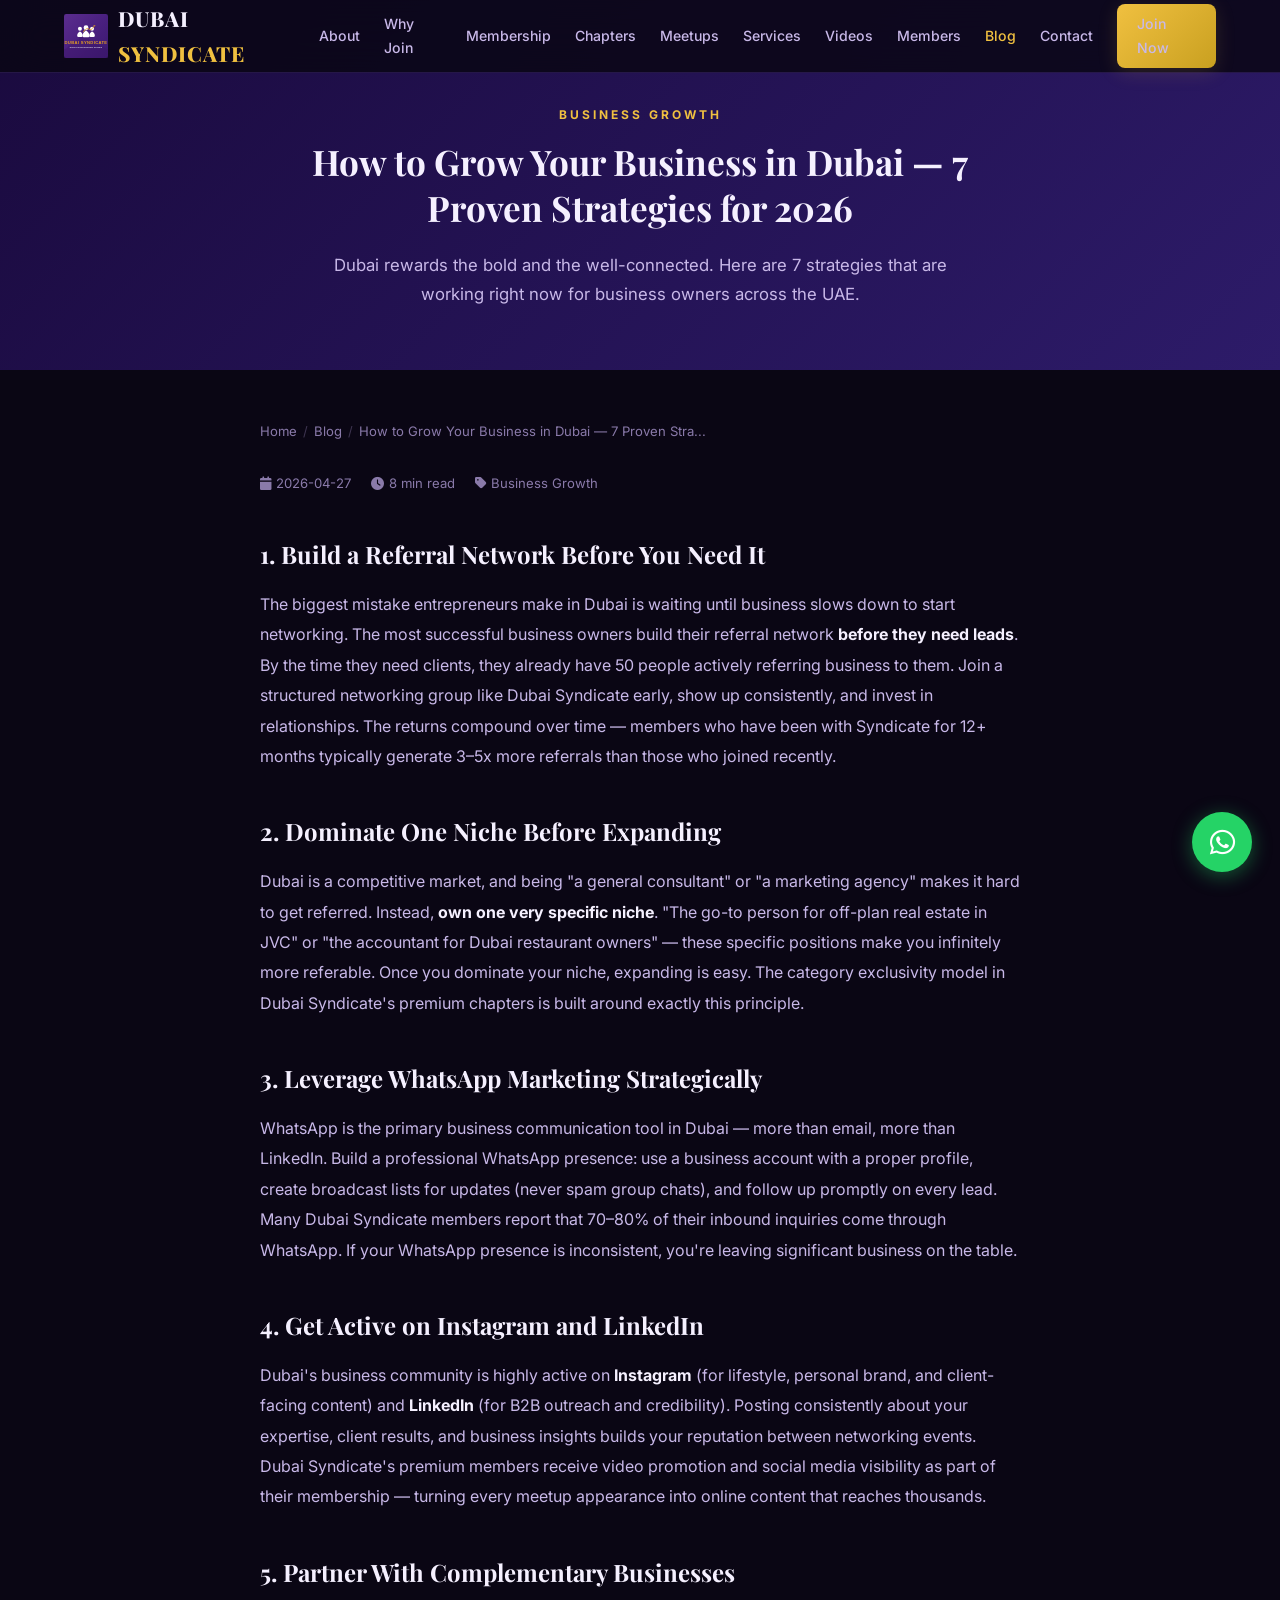
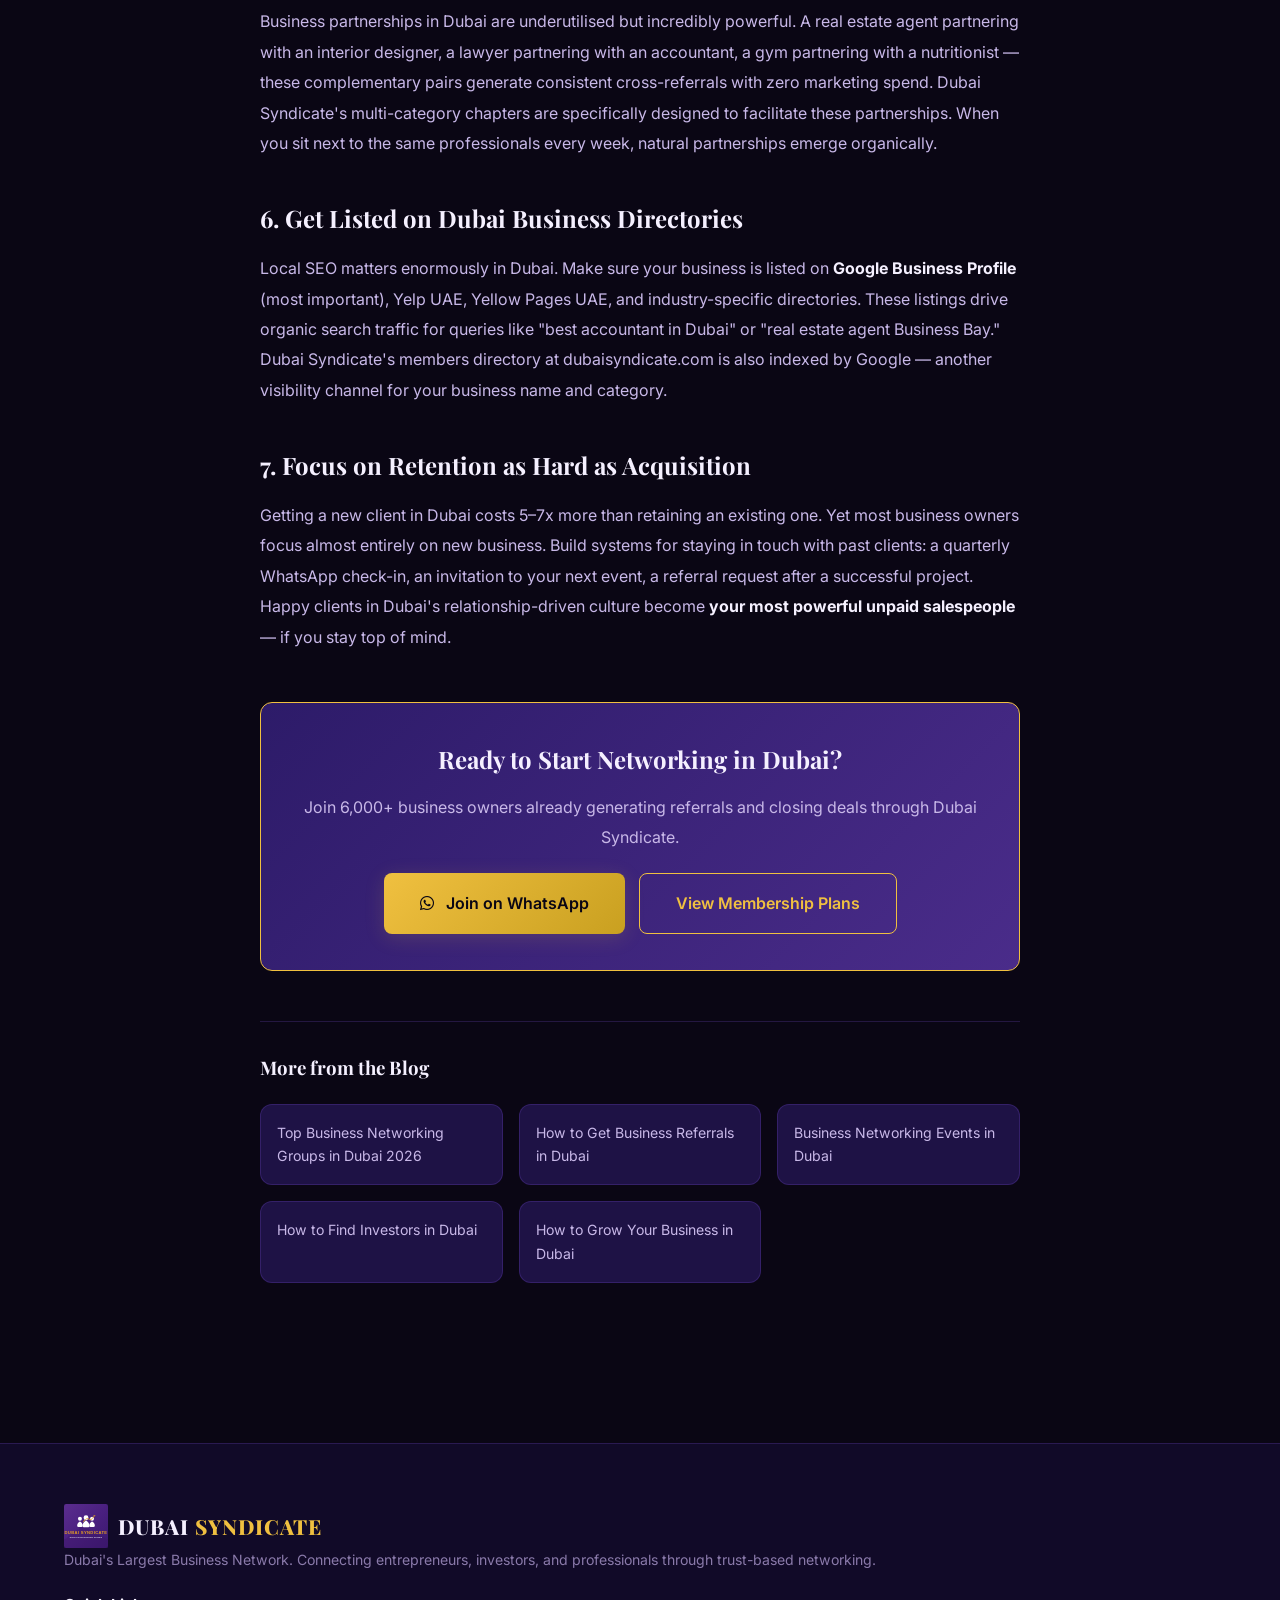
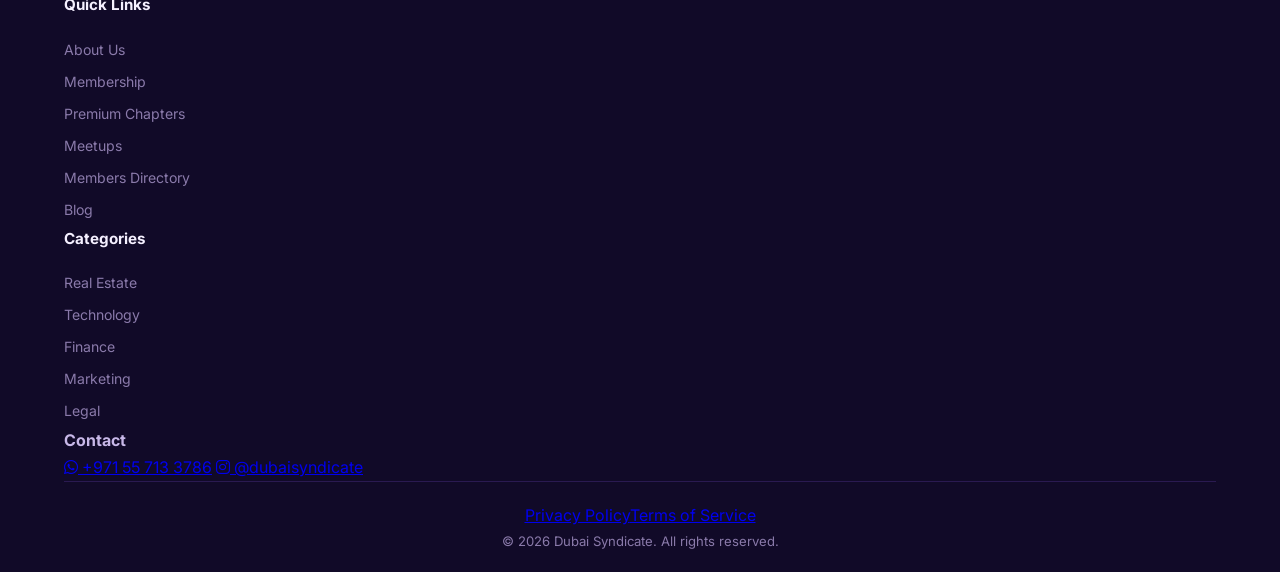
<file: blog/grow-business-dubai.html>
<!DOCTYPE html>
<html lang="en">
<head>
    <meta charset="UTF-8">
    <meta name="viewport" content="width=device-width, initial-scale=1.0">
    <title>How to Grow Your Business in Dubai 2026 | Dubai Syndicate</title>
    <meta name="description" content="Discover 7 proven strategies to grow your business in Dubai in 2026. From networking and referrals to social media and partnerships — a complete guide for entrepreneurs in the UAE.">
    <meta name="keywords" content="grow business Dubai, how to grow business in Dubai, business growth UAE, entrepreneur tips Dubai, business success Dubai 2026">
    <meta property="og:title" content="How to Grow Your Business in Dubai 2026 | Dubai Syndicate">
    <meta property="og:description" content="Discover 7 proven strategies to grow your business in Dubai in 2026. From networking and referrals to social media and partnerships — a complete guide for entrepreneurs in the UAE.">
    <meta property="og:image" content="https://dubaisyndicate.com/images/logo.png">
    <meta property="og:url" content="https://dubaisyndicate.com/blog/grow-business-dubai.html">
    <meta property="og:type" content="article">
    <meta name="twitter:card" content="summary_large_image">
    <link rel="canonical" href="https://dubaisyndicate.com/blog/grow-business-dubai.html">
    <link rel="icon" type="image/png" sizes="64x64" href="../images/favicon.png">
    <link rel="preconnect" href="https://fonts.googleapis.com">
    <link rel="preconnect" href="https://fonts.gstatic.com" crossorigin>
    <link href="https://fonts.googleapis.com/css2?family=Playfair+Display:wght@400;600;700&family=Inter:wght@300;400;500;600;700&display=swap" rel="stylesheet">
    <link rel="stylesheet" href="https://cdnjs.cloudflare.com/ajax/libs/font-awesome/6.4.0/css/all.min.css">
    <link rel="stylesheet" href="../css/style.css?v=2.2">
    <link rel="stylesheet" href="../css/pages.css?v=2.2">
    <script type="application/ld+json">
    {
      "@context": "https://schema.org",
      "@type": "Article",
      "headline": "How to Grow Your Business in Dubai — 7 Proven Strategies for 2026",
      "description": "Discover 7 proven strategies to grow your business in Dubai in 2026. From networking and referrals to social media and partnerships — a complete guide for entrepreneurs in the UAE.",
      "image": "https://dubaisyndicate.com/images/logo.png",
      "author": {"@type": "Organization", "name": "Dubai Syndicate"},
      "publisher": {"@type": "Organization", "name": "Dubai Syndicate", "logo": {"@type": "ImageObject", "url": "https://dubaisyndicate.com/images/logo.png"}},
      "datePublished": "2026-04-27",
      "dateModified": "2026-04-27",
      "mainEntityOfPage": {"@type": "WebPage", "@id": "https://dubaisyndicate.com/blog/grow-business-dubai.html"}
    }
    </script>
    <style>
      .blog-post-body { max-width: 800px; margin: 0 auto; padding: 0 20px 60px; }
      .blog-post-body h2 { font-family: 'Playfair Display', serif; font-size: 1.5rem; color: var(--text-white); margin: 40px 0 14px; }
      .blog-post-body p { color: var(--text-light); line-height: 1.9; margin-bottom: 18px; font-size: 1rem; }
      .blog-post-body ul { color: var(--text-light); line-height: 1.9; padding-left: 24px; margin-bottom: 18px; }
      .blog-post-body ul li { margin-bottom: 8px; }
      .blog-post-body strong { color: var(--text-white); }
      .blog-post-meta { display: flex; gap: 20px; align-items: center; flex-wrap: wrap; margin-bottom: 30px; }
      .blog-post-meta span { font-size: 0.82rem; color: var(--text-muted); display: flex; align-items: center; gap: 5px; }
      .blog-cta-box { background: linear-gradient(135deg, var(--purple-dark), var(--purple-mid)); border: 1px solid var(--gold); border-radius: var(--radius); padding: 36px 30px; text-align: center; margin: 50px 0; }
      .blog-cta-box h3 { font-family: 'Playfair Display', serif; color: var(--text-white); margin-bottom: 12px; font-size: 1.5rem; }
      .blog-cta-box p { color: var(--text-light); margin-bottom: 20px; }
      .breadcrumb { display: flex; gap: 6px; align-items: center; font-size: 0.82rem; color: var(--text-muted); margin-bottom: 30px; flex-wrap: wrap; }
      .breadcrumb a { color: var(--text-muted); text-decoration: none; }
      .breadcrumb a:hover { color: var(--gold); }
      .breadcrumb .sep { opacity: 0.4; }
      .post-hero { background: linear-gradient(135deg, var(--purple-deep), var(--purple-dark)); padding: 100px 20px 60px; text-align: center; }
      .post-hero .section-tag { margin-bottom: 14px; display: inline-block; }
      .post-hero h1 { font-family: 'Playfair Display', serif; font-size: 2.2rem; color: var(--text-white); max-width: 760px; margin: 0 auto 20px; line-height: 1.3; }
      .post-hero p.lead { color: var(--text-light); max-width: 620px; margin: 0 auto; font-size: 1.05rem; line-height: 1.75; }
      @media(max-width:600px){ .post-hero h1{font-size:1.6rem;} }
    </style>
    <!-- Google AdSense -->
    <script async src="https://pagead2.googlesyndication.com/pagead/js/adsbygoogle.js?client=ca-pub-7910994933427279" crossorigin="anonymous"></script>
</head>
<body>
    <header id="header">
        <nav class="container">
            <a href="/" class="logo">
                <img src="../images/logo.svg" alt="Dubai Syndicate" class="logo-img">
                <span class="logo-text">DUBAI <span class="gold">SYNDICATE</span></span>
            </a>
            <div class="nav-links" id="navLinks">
                <a href="/#about">About</a>
                <a href="/#why-join">Why Join</a>
                <a href="/#membership">Membership</a>
                <a href="/#chapters">Chapters</a>
                <a href="/#meetups">Meetups</a>
                <a href="/#services">Services</a>
                <a href="/#videos">Videos</a>
                <a href="/members.html">Members</a>
                <a href="/blog.html" class="active">Blog</a>
                <a href="/#contact">Contact</a>
                <a href="https://wa.me/971557133786" class="btn btn-gold btn-sm" target="_blank">Join Now</a>
            </div>
            <button class="hamburger" id="hamburger" aria-label="Menu"><span></span><span></span><span></span></button>
        </nav>
    </header>

    <div class="post-hero">
        <span class="section-tag">Business Growth</span>
        <h1>How to Grow Your Business in Dubai — 7 Proven Strategies for 2026</h1>
        <p class="lead">Dubai rewards the bold and the well-connected. Here are 7 strategies that are working right now for business owners across the UAE.</p>
    </div>

    <div class="section" style="padding-top:50px;">
      <div class="blog-post-body">
        <div class="breadcrumb">
          <a href="/">Home</a><span class="sep">/</span>
          <a href="/blog.html">Blog</a><span class="sep">/</span>
          <span>How to Grow Your Business in Dubai — 7 Proven Stra...</span>
        </div>
        <div class="blog-post-meta">
          <span><i class="fas fa-calendar"></i> 2026-04-27</span>
          <span><i class="fas fa-clock"></i> 8 min read</span>
          <span><i class="fas fa-tag"></i> Business Growth</span>
        </div>

        <h2>1. Build a Referral Network Before You Need It</h2>
<p>The biggest mistake entrepreneurs make in Dubai is waiting until business slows down to start networking. The most successful business owners build their referral network <strong>before they need leads</strong>. By the time they need clients, they already have 50 people actively referring business to them. Join a structured networking group like Dubai Syndicate early, show up consistently, and invest in relationships. The returns compound over time — members who have been with Syndicate for 12+ months typically generate 3–5x more referrals than those who joined recently.</p>

<h2>2. Dominate One Niche Before Expanding</h2>
<p>Dubai is a competitive market, and being "a general consultant" or "a marketing agency" makes it hard to get referred. Instead, <strong>own one very specific niche</strong>. "The go-to person for off-plan real estate in JVC" or "the accountant for Dubai restaurant owners" — these specific positions make you infinitely more referable. Once you dominate your niche, expanding is easy. The category exclusivity model in Dubai Syndicate's premium chapters is built around exactly this principle.</p>

<h2>3. Leverage WhatsApp Marketing Strategically</h2>
<p>WhatsApp is the primary business communication tool in Dubai — more than email, more than LinkedIn. Build a professional WhatsApp presence: use a business account with a proper profile, create broadcast lists for updates (never spam group chats), and follow up promptly on every lead. Many Dubai Syndicate members report that 70–80% of their inbound inquiries come through WhatsApp. If your WhatsApp presence is inconsistent, you're leaving significant business on the table.</p>

<h2>4. Get Active on Instagram and LinkedIn</h2>
<p>Dubai's business community is highly active on <strong>Instagram</strong> (for lifestyle, personal brand, and client-facing content) and <strong>LinkedIn</strong> (for B2B outreach and credibility). Posting consistently about your expertise, client results, and business insights builds your reputation between networking events. Dubai Syndicate's premium members receive video promotion and social media visibility as part of their membership — turning every meetup appearance into online content that reaches thousands.</p>

<h2>5. Partner With Complementary Businesses</h2>
<p>Business partnerships in Dubai are underutilised but incredibly powerful. A real estate agent partnering with an interior designer, a lawyer partnering with an accountant, a gym partnering with a nutritionist — these complementary pairs generate consistent cross-referrals with zero marketing spend. Dubai Syndicate's multi-category chapters are specifically designed to facilitate these partnerships. When you sit next to the same professionals every week, natural partnerships emerge organically.</p>

<h2>6. Get Listed on Dubai Business Directories</h2>
<p>Local SEO matters enormously in Dubai. Make sure your business is listed on <strong>Google Business Profile</strong> (most important), Yelp UAE, Yellow Pages UAE, and industry-specific directories. These listings drive organic search traffic for queries like "best accountant in Dubai" or "real estate agent Business Bay." Dubai Syndicate's members directory at dubaisyndicate.com is also indexed by Google — another visibility channel for your business name and category.</p>

<h2>7. Focus on Retention as Hard as Acquisition</h2>
<p>Getting a new client in Dubai costs 5–7x more than retaining an existing one. Yet most business owners focus almost entirely on new business. Build systems for staying in touch with past clients: a quarterly WhatsApp check-in, an invitation to your next event, a referral request after a successful project. Happy clients in Dubai's relationship-driven culture become <strong>your most powerful unpaid salespeople</strong> — if you stay top of mind.</p>

        <div class="blog-cta-box">
          <h3>Ready to Start Networking in Dubai?</h3>
          <p>Join 6,000+ business owners already generating referrals and closing deals through Dubai Syndicate.</p>
          <div style="display:flex;gap:14px;justify-content:center;flex-wrap:wrap;">
            <a href="https://wa.me/971557133786" class="btn btn-gold btn-lg" target="_blank"><i class="fab fa-whatsapp"></i>&nbsp;Join on WhatsApp</a>
            <a href="/#membership" class="btn btn-outline btn-lg">View Membership Plans</a>
          </div>
        </div>

        <div style="margin-top:40px;padding-top:30px;border-top:1px solid var(--border);">
          <h3 style="font-family:'Playfair Display',serif;color:var(--text-white);margin-bottom:20px;">More from the Blog</h3>
          <div style="display:grid;grid-template-columns:repeat(auto-fill,minmax(220px,1fr));gap:16px;">
            <a href="/blog/business-networking-groups-dubai.html" style="background:var(--card-bg);border:1px solid var(--border);border-radius:var(--radius);padding:16px;text-decoration:none;color:var(--text-light);font-size:0.88rem;transition:border-color 0.3s;" onmouseover="this.style.borderColor='var(--gold)'" onmouseout="this.style.borderColor='var(--border)'">Top Business Networking Groups in Dubai 2026</a>
            <a href="/blog/how-to-get-referrals-dubai.html" style="background:var(--card-bg);border:1px solid var(--border);border-radius:var(--radius);padding:16px;text-decoration:none;color:var(--text-light);font-size:0.88rem;transition:border-color 0.3s;" onmouseover="this.style.borderColor='var(--gold)'" onmouseout="this.style.borderColor='var(--border)'">How to Get Business Referrals in Dubai</a>
            <a href="/blog/networking-events-dubai.html" style="background:var(--card-bg);border:1px solid var(--border);border-radius:var(--radius);padding:16px;text-decoration:none;color:var(--text-light);font-size:0.88rem;transition:border-color 0.3s;" onmouseover="this.style.borderColor='var(--gold)'" onmouseout="this.style.borderColor='var(--border)'">Business Networking Events in Dubai</a>
            <a href="/blog/find-investors-dubai.html" style="background:var(--card-bg);border:1px solid var(--border);border-radius:var(--radius);padding:16px;text-decoration:none;color:var(--text-light);font-size:0.88rem;transition:border-color 0.3s;" onmouseover="this.style.borderColor='var(--gold)'" onmouseout="this.style.borderColor='var(--border)'">How to Find Investors in Dubai</a>
            <a href="/blog/grow-business-dubai.html" style="background:var(--card-bg);border:1px solid var(--border);border-radius:var(--radius);padding:16px;text-decoration:none;color:var(--text-light);font-size:0.88rem;transition:border-color 0.3s;" onmouseover="this.style.borderColor='var(--gold)'" onmouseout="this.style.borderColor='var(--border)'">How to Grow Your Business in Dubai</a>
          </div>
        </div>
      </div>
    </div>

    <footer>
        <div class="container">
            <div class="footer-top">
                <div class="footer-brand">
                    <a href="/" class="logo"><img src="../images/logo.svg" alt="Dubai Syndicate" class="logo-img"><span class="logo-text">DUBAI <span class="gold">SYNDICATE</span></span></a>
                    <p>Dubai's Largest Business Network. Connecting entrepreneurs, investors, and professionals through trust-based networking.</p>
                </div>
                <div class="footer-links">
                    <h4>Quick Links</h4>
                    <a href="/#about">About Us</a>
                    <a href="/#membership">Membership</a>
                    <a href="/#chapters">Premium Chapters</a>
                    <a href="/#meetups">Meetups</a>
                    <a href="/members.html">Members Directory</a>
                    <a href="/blog.html">Blog</a>
                </div>
                <div class="footer-links">
                    <h4>Categories</h4>
                    <a href="/members.html">Real Estate</a>
                    <a href="/members.html">Technology</a>
                    <a href="/members.html">Finance</a>
                    <a href="/members.html">Marketing</a>
                    <a href="/members.html">Legal</a>
                </div>
                <div class="footer-contact">
                    <h4>Contact</h4>
                    <a href="https://wa.me/971557133786" target="_blank"><i class="fab fa-whatsapp"></i> +971 55 713 3786</a>
                    <a href="https://instagram.com/dubaisyndicate" target="_blank"><i class="fab fa-instagram"></i> @dubaisyndicate</a>
                </div>
            </div>
            <div class="footer-bottom">
                <div class="footer-legal"><a href="/privacy.html">Privacy Policy</a><a href="/terms.html">Terms of Service</a></div>
                <p class="footer-copy">&copy; 2026 Dubai Syndicate. All rights reserved.</p>
            </div>
        </div>
    </footer>
    <a href="https://wa.me/971557133786" class="whatsapp-float" target="_blank" aria-label="WhatsApp"><i class="fab fa-whatsapp"></i></a>
    <script src="../js/main.js?v=2.2"></script>
</body>
</html>
</file>
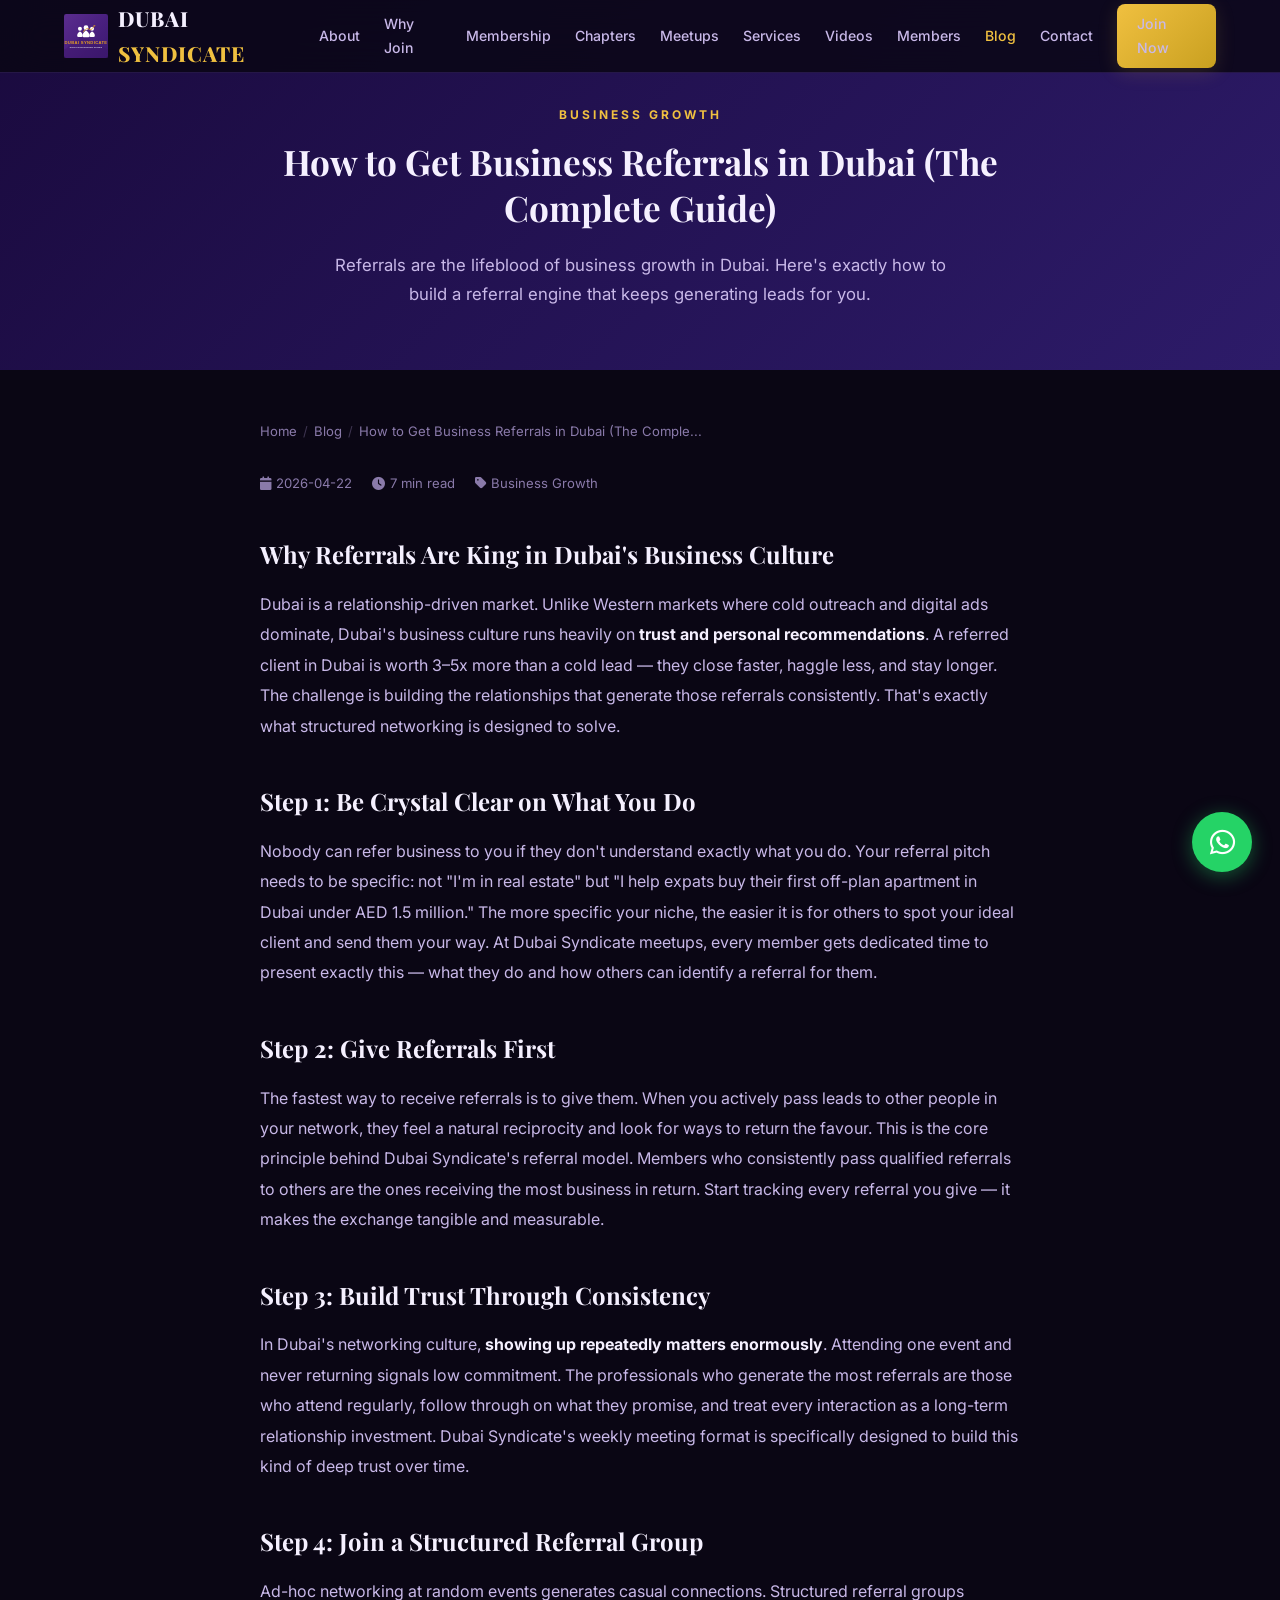
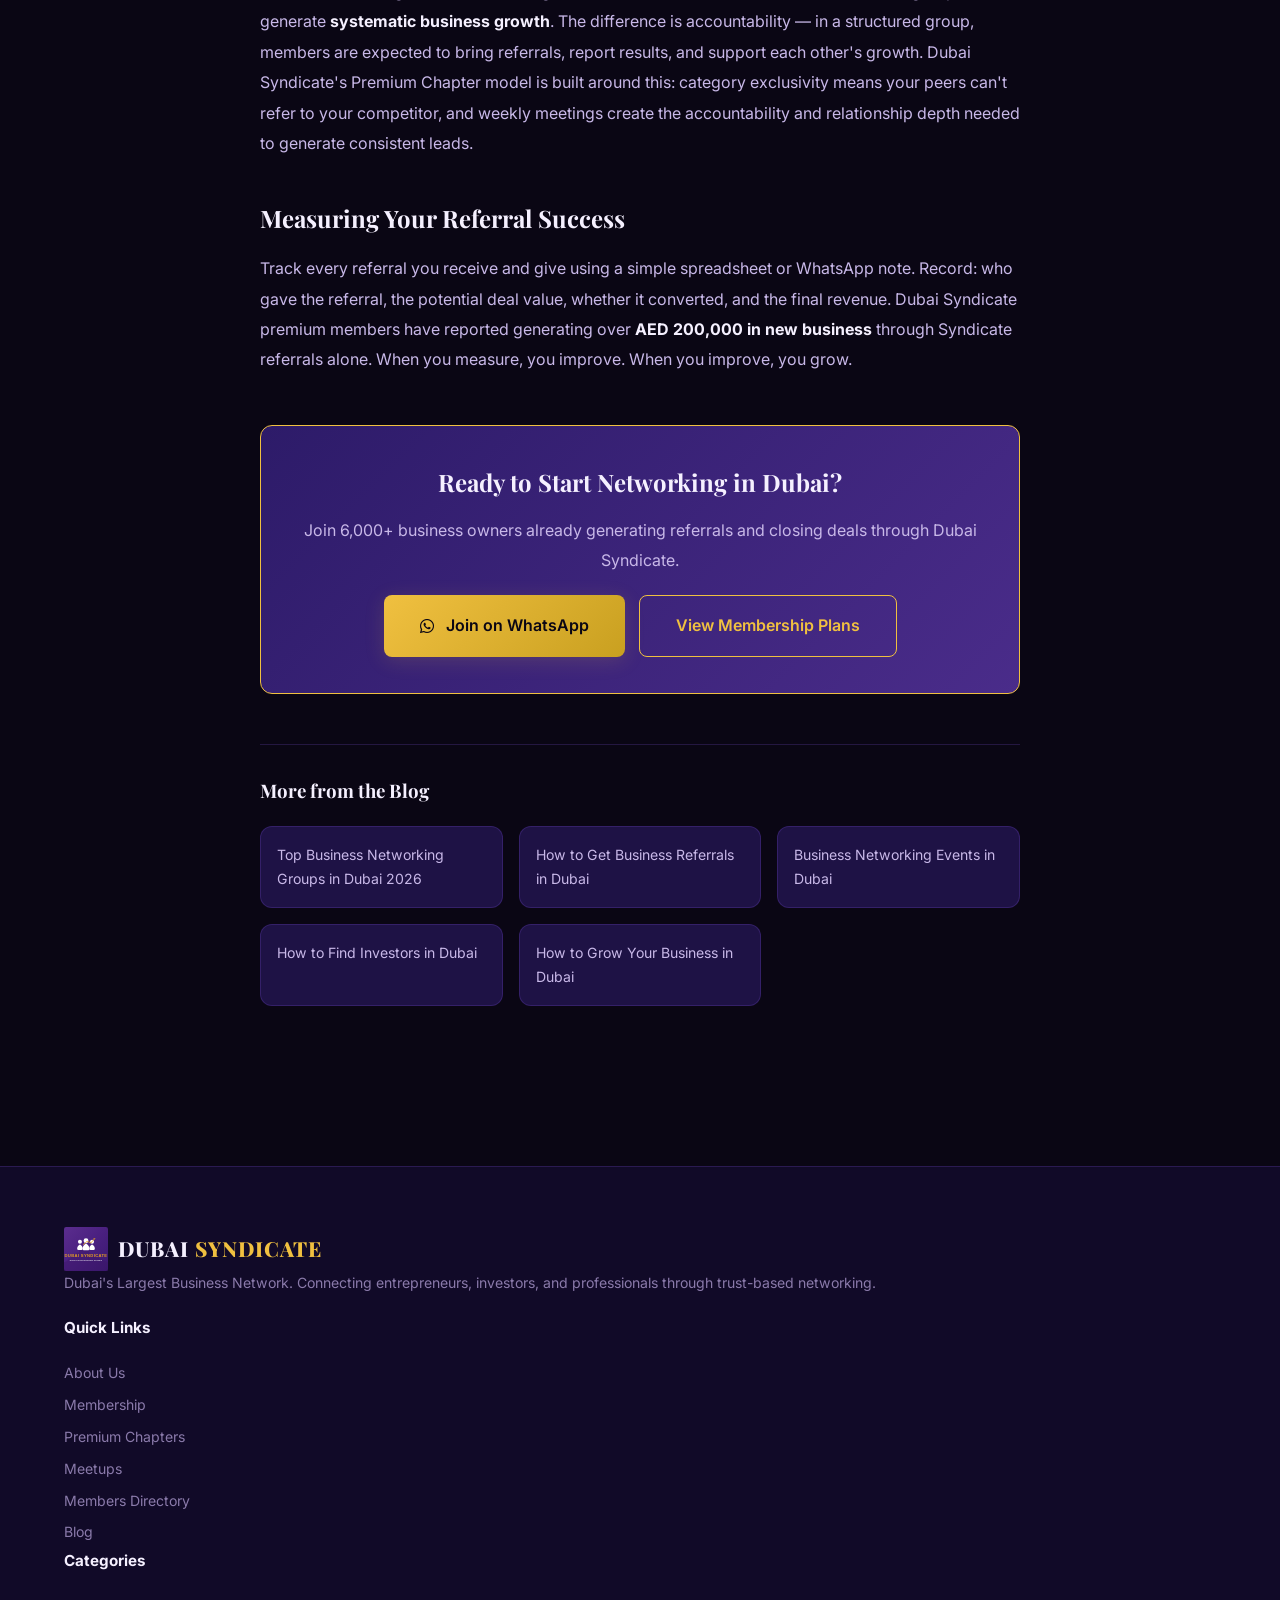
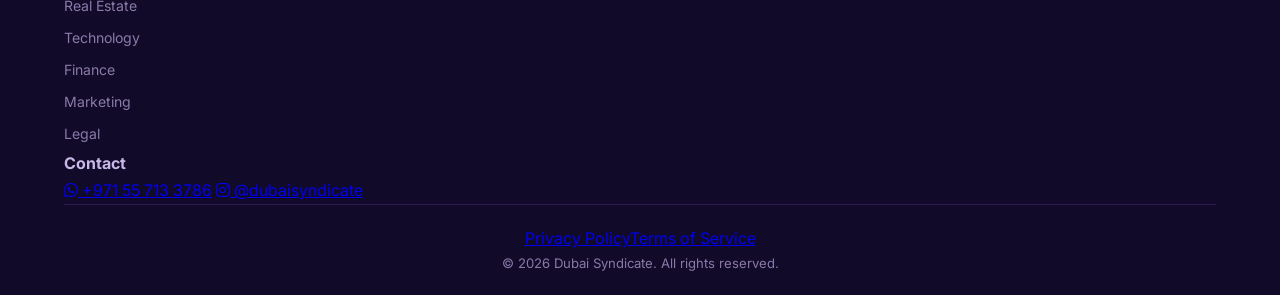
<file: blog/how-to-get-referrals-dubai.html>
<!DOCTYPE html>
<html lang="en">
<head>
    <meta charset="UTF-8">
    <meta name="viewport" content="width=device-width, initial-scale=1.0">
    <title>How to Get Business Referrals in Dubai 2026 | Dubai Syndicate</title>
    <meta name="description" content="Learn how to generate consistent business referrals in Dubai. Proven strategies used by 6,000+ members of Dubai Syndicate to grow through word-of-mouth in the UAE market.">
    <meta name="keywords" content="business referrals Dubai, how to get referrals Dubai, referral marketing UAE, word of mouth business Dubai, lead generation Dubai">
    <meta property="og:title" content="How to Get Business Referrals in Dubai 2026 | Dubai Syndicate">
    <meta property="og:description" content="Learn how to generate consistent business referrals in Dubai. Proven strategies used by 6,000+ members of Dubai Syndicate to grow through word-of-mouth in the UAE market.">
    <meta property="og:image" content="https://dubaisyndicate.com/images/logo.png">
    <meta property="og:url" content="https://dubaisyndicate.com/blog/how-to-get-referrals-dubai.html">
    <meta property="og:type" content="article">
    <meta name="twitter:card" content="summary_large_image">
    <link rel="canonical" href="https://dubaisyndicate.com/blog/how-to-get-referrals-dubai.html">
    <link rel="icon" type="image/png" sizes="64x64" href="../images/favicon.png">
    <link rel="preconnect" href="https://fonts.googleapis.com">
    <link rel="preconnect" href="https://fonts.gstatic.com" crossorigin>
    <link href="https://fonts.googleapis.com/css2?family=Playfair+Display:wght@400;600;700&family=Inter:wght@300;400;500;600;700&display=swap" rel="stylesheet">
    <link rel="stylesheet" href="https://cdnjs.cloudflare.com/ajax/libs/font-awesome/6.4.0/css/all.min.css">
    <link rel="stylesheet" href="../css/style.css?v=2.2">
    <link rel="stylesheet" href="../css/pages.css?v=2.2">
    <script type="application/ld+json">
    {
      "@context": "https://schema.org",
      "@type": "Article",
      "headline": "How to Get Business Referrals in Dubai (The Complete Guide)",
      "description": "Learn how to generate consistent business referrals in Dubai. Proven strategies used by 6,000+ members of Dubai Syndicate to grow through word-of-mouth in the UAE market.",
      "image": "https://dubaisyndicate.com/images/logo.png",
      "author": {"@type": "Organization", "name": "Dubai Syndicate"},
      "publisher": {"@type": "Organization", "name": "Dubai Syndicate", "logo": {"@type": "ImageObject", "url": "https://dubaisyndicate.com/images/logo.png"}},
      "datePublished": "2026-04-22",
      "dateModified": "2026-04-22",
      "mainEntityOfPage": {"@type": "WebPage", "@id": "https://dubaisyndicate.com/blog/how-to-get-referrals-dubai.html"}
    }
    </script>
    <style>
      .blog-post-body { max-width: 800px; margin: 0 auto; padding: 0 20px 60px; }
      .blog-post-body h2 { font-family: 'Playfair Display', serif; font-size: 1.5rem; color: var(--text-white); margin: 40px 0 14px; }
      .blog-post-body p { color: var(--text-light); line-height: 1.9; margin-bottom: 18px; font-size: 1rem; }
      .blog-post-body ul { color: var(--text-light); line-height: 1.9; padding-left: 24px; margin-bottom: 18px; }
      .blog-post-body ul li { margin-bottom: 8px; }
      .blog-post-body strong { color: var(--text-white); }
      .blog-post-meta { display: flex; gap: 20px; align-items: center; flex-wrap: wrap; margin-bottom: 30px; }
      .blog-post-meta span { font-size: 0.82rem; color: var(--text-muted); display: flex; align-items: center; gap: 5px; }
      .blog-cta-box { background: linear-gradient(135deg, var(--purple-dark), var(--purple-mid)); border: 1px solid var(--gold); border-radius: var(--radius); padding: 36px 30px; text-align: center; margin: 50px 0; }
      .blog-cta-box h3 { font-family: 'Playfair Display', serif; color: var(--text-white); margin-bottom: 12px; font-size: 1.5rem; }
      .blog-cta-box p { color: var(--text-light); margin-bottom: 20px; }
      .breadcrumb { display: flex; gap: 6px; align-items: center; font-size: 0.82rem; color: var(--text-muted); margin-bottom: 30px; flex-wrap: wrap; }
      .breadcrumb a { color: var(--text-muted); text-decoration: none; }
      .breadcrumb a:hover { color: var(--gold); }
      .breadcrumb .sep { opacity: 0.4; }
      .post-hero { background: linear-gradient(135deg, var(--purple-deep), var(--purple-dark)); padding: 100px 20px 60px; text-align: center; }
      .post-hero .section-tag { margin-bottom: 14px; display: inline-block; }
      .post-hero h1 { font-family: 'Playfair Display', serif; font-size: 2.2rem; color: var(--text-white); max-width: 760px; margin: 0 auto 20px; line-height: 1.3; }
      .post-hero p.lead { color: var(--text-light); max-width: 620px; margin: 0 auto; font-size: 1.05rem; line-height: 1.75; }
      @media(max-width:600px){ .post-hero h1{font-size:1.6rem;} }
    </style>
    <!-- Google AdSense -->
    <script async src="https://pagead2.googlesyndication.com/pagead/js/adsbygoogle.js?client=ca-pub-7910994933427279" crossorigin="anonymous"></script>
</head>
<body>
    <header id="header">
        <nav class="container">
            <a href="/" class="logo">
                <img src="../images/logo.svg" alt="Dubai Syndicate" class="logo-img">
                <span class="logo-text">DUBAI <span class="gold">SYNDICATE</span></span>
            </a>
            <div class="nav-links" id="navLinks">
                <a href="/#about">About</a>
                <a href="/#why-join">Why Join</a>
                <a href="/#membership">Membership</a>
                <a href="/#chapters">Chapters</a>
                <a href="/#meetups">Meetups</a>
                <a href="/#services">Services</a>
                <a href="/#videos">Videos</a>
                <a href="/members.html">Members</a>
                <a href="/blog.html" class="active">Blog</a>
                <a href="/#contact">Contact</a>
                <a href="https://wa.me/971557133786" class="btn btn-gold btn-sm" target="_blank">Join Now</a>
            </div>
            <button class="hamburger" id="hamburger" aria-label="Menu"><span></span><span></span><span></span></button>
        </nav>
    </header>

    <div class="post-hero">
        <span class="section-tag">Business Growth</span>
        <h1>How to Get Business Referrals in Dubai (The Complete Guide)</h1>
        <p class="lead">Referrals are the lifeblood of business growth in Dubai. Here's exactly how to build a referral engine that keeps generating leads for you.</p>
    </div>

    <div class="section" style="padding-top:50px;">
      <div class="blog-post-body">
        <div class="breadcrumb">
          <a href="/">Home</a><span class="sep">/</span>
          <a href="/blog.html">Blog</a><span class="sep">/</span>
          <span>How to Get Business Referrals in Dubai (The Comple...</span>
        </div>
        <div class="blog-post-meta">
          <span><i class="fas fa-calendar"></i> 2026-04-22</span>
          <span><i class="fas fa-clock"></i> 7 min read</span>
          <span><i class="fas fa-tag"></i> Business Growth</span>
        </div>

        <h2>Why Referrals Are King in Dubai's Business Culture</h2>
<p>Dubai is a relationship-driven market. Unlike Western markets where cold outreach and digital ads dominate, Dubai's business culture runs heavily on <strong>trust and personal recommendations</strong>. A referred client in Dubai is worth 3–5x more than a cold lead — they close faster, haggle less, and stay longer. The challenge is building the relationships that generate those referrals consistently. That's exactly what structured networking is designed to solve.</p>

<h2>Step 1: Be Crystal Clear on What You Do</h2>
<p>Nobody can refer business to you if they don't understand exactly what you do. Your referral pitch needs to be specific: not "I'm in real estate" but "I help expats buy their first off-plan apartment in Dubai under AED 1.5 million." The more specific your niche, the easier it is for others to spot your ideal client and send them your way. At Dubai Syndicate meetups, every member gets dedicated time to present exactly this — what they do and how others can identify a referral for them.</p>

<h2>Step 2: Give Referrals First</h2>
<p>The fastest way to receive referrals is to give them. When you actively pass leads to other people in your network, they feel a natural reciprocity and look for ways to return the favour. This is the core principle behind Dubai Syndicate's referral model. Members who consistently pass qualified referrals to others are the ones receiving the most business in return. Start tracking every referral you give — it makes the exchange tangible and measurable.</p>

<h2>Step 3: Build Trust Through Consistency</h2>
<p>In Dubai's networking culture, <strong>showing up repeatedly matters enormously</strong>. Attending one event and never returning signals low commitment. The professionals who generate the most referrals are those who attend regularly, follow through on what they promise, and treat every interaction as a long-term relationship investment. Dubai Syndicate's weekly meeting format is specifically designed to build this kind of deep trust over time.</p>

<h2>Step 4: Join a Structured Referral Group</h2>
<p>Ad-hoc networking at random events generates casual connections. Structured referral groups generate <strong>systematic business growth</strong>. The difference is accountability — in a structured group, members are expected to bring referrals, report results, and support each other's growth. Dubai Syndicate's Premium Chapter model is built around this: category exclusivity means your peers can't refer to your competitor, and weekly meetings create the accountability and relationship depth needed to generate consistent leads.</p>

<h2>Measuring Your Referral Success</h2>
<p>Track every referral you receive and give using a simple spreadsheet or WhatsApp note. Record: who gave the referral, the potential deal value, whether it converted, and the final revenue. Dubai Syndicate premium members have reported generating over <strong>AED 200,000 in new business</strong> through Syndicate referrals alone. When you measure, you improve. When you improve, you grow.</p>

        <div class="blog-cta-box">
          <h3>Ready to Start Networking in Dubai?</h3>
          <p>Join 6,000+ business owners already generating referrals and closing deals through Dubai Syndicate.</p>
          <div style="display:flex;gap:14px;justify-content:center;flex-wrap:wrap;">
            <a href="https://wa.me/971557133786" class="btn btn-gold btn-lg" target="_blank"><i class="fab fa-whatsapp"></i>&nbsp;Join on WhatsApp</a>
            <a href="/#membership" class="btn btn-outline btn-lg">View Membership Plans</a>
          </div>
        </div>

        <div style="margin-top:40px;padding-top:30px;border-top:1px solid var(--border);">
          <h3 style="font-family:'Playfair Display',serif;color:var(--text-white);margin-bottom:20px;">More from the Blog</h3>
          <div style="display:grid;grid-template-columns:repeat(auto-fill,minmax(220px,1fr));gap:16px;">
            <a href="/blog/business-networking-groups-dubai.html" style="background:var(--card-bg);border:1px solid var(--border);border-radius:var(--radius);padding:16px;text-decoration:none;color:var(--text-light);font-size:0.88rem;transition:border-color 0.3s;" onmouseover="this.style.borderColor='var(--gold)'" onmouseout="this.style.borderColor='var(--border)'">Top Business Networking Groups in Dubai 2026</a>
            <a href="/blog/how-to-get-referrals-dubai.html" style="background:var(--card-bg);border:1px solid var(--border);border-radius:var(--radius);padding:16px;text-decoration:none;color:var(--text-light);font-size:0.88rem;transition:border-color 0.3s;" onmouseover="this.style.borderColor='var(--gold)'" onmouseout="this.style.borderColor='var(--border)'">How to Get Business Referrals in Dubai</a>
            <a href="/blog/networking-events-dubai.html" style="background:var(--card-bg);border:1px solid var(--border);border-radius:var(--radius);padding:16px;text-decoration:none;color:var(--text-light);font-size:0.88rem;transition:border-color 0.3s;" onmouseover="this.style.borderColor='var(--gold)'" onmouseout="this.style.borderColor='var(--border)'">Business Networking Events in Dubai</a>
            <a href="/blog/find-investors-dubai.html" style="background:var(--card-bg);border:1px solid var(--border);border-radius:var(--radius);padding:16px;text-decoration:none;color:var(--text-light);font-size:0.88rem;transition:border-color 0.3s;" onmouseover="this.style.borderColor='var(--gold)'" onmouseout="this.style.borderColor='var(--border)'">How to Find Investors in Dubai</a>
            <a href="/blog/grow-business-dubai.html" style="background:var(--card-bg);border:1px solid var(--border);border-radius:var(--radius);padding:16px;text-decoration:none;color:var(--text-light);font-size:0.88rem;transition:border-color 0.3s;" onmouseover="this.style.borderColor='var(--gold)'" onmouseout="this.style.borderColor='var(--border)'">How to Grow Your Business in Dubai</a>
          </div>
        </div>
      </div>
    </div>

    <footer>
        <div class="container">
            <div class="footer-top">
                <div class="footer-brand">
                    <a href="/" class="logo"><img src="../images/logo.svg" alt="Dubai Syndicate" class="logo-img"><span class="logo-text">DUBAI <span class="gold">SYNDICATE</span></span></a>
                    <p>Dubai's Largest Business Network. Connecting entrepreneurs, investors, and professionals through trust-based networking.</p>
                </div>
                <div class="footer-links">
                    <h4>Quick Links</h4>
                    <a href="/#about">About Us</a>
                    <a href="/#membership">Membership</a>
                    <a href="/#chapters">Premium Chapters</a>
                    <a href="/#meetups">Meetups</a>
                    <a href="/members.html">Members Directory</a>
                    <a href="/blog.html">Blog</a>
                </div>
                <div class="footer-links">
                    <h4>Categories</h4>
                    <a href="/members.html">Real Estate</a>
                    <a href="/members.html">Technology</a>
                    <a href="/members.html">Finance</a>
                    <a href="/members.html">Marketing</a>
                    <a href="/members.html">Legal</a>
                </div>
                <div class="footer-contact">
                    <h4>Contact</h4>
                    <a href="https://wa.me/971557133786" target="_blank"><i class="fab fa-whatsapp"></i> +971 55 713 3786</a>
                    <a href="https://instagram.com/dubaisyndicate" target="_blank"><i class="fab fa-instagram"></i> @dubaisyndicate</a>
                </div>
            </div>
            <div class="footer-bottom">
                <div class="footer-legal"><a href="/privacy.html">Privacy Policy</a><a href="/terms.html">Terms of Service</a></div>
                <p class="footer-copy">&copy; 2026 Dubai Syndicate. All rights reserved.</p>
            </div>
        </div>
    </footer>
    <a href="https://wa.me/971557133786" class="whatsapp-float" target="_blank" aria-label="WhatsApp"><i class="fab fa-whatsapp"></i></a>
    <script src="../js/main.js?v=2.2"></script>
</body>
</html>
</file>
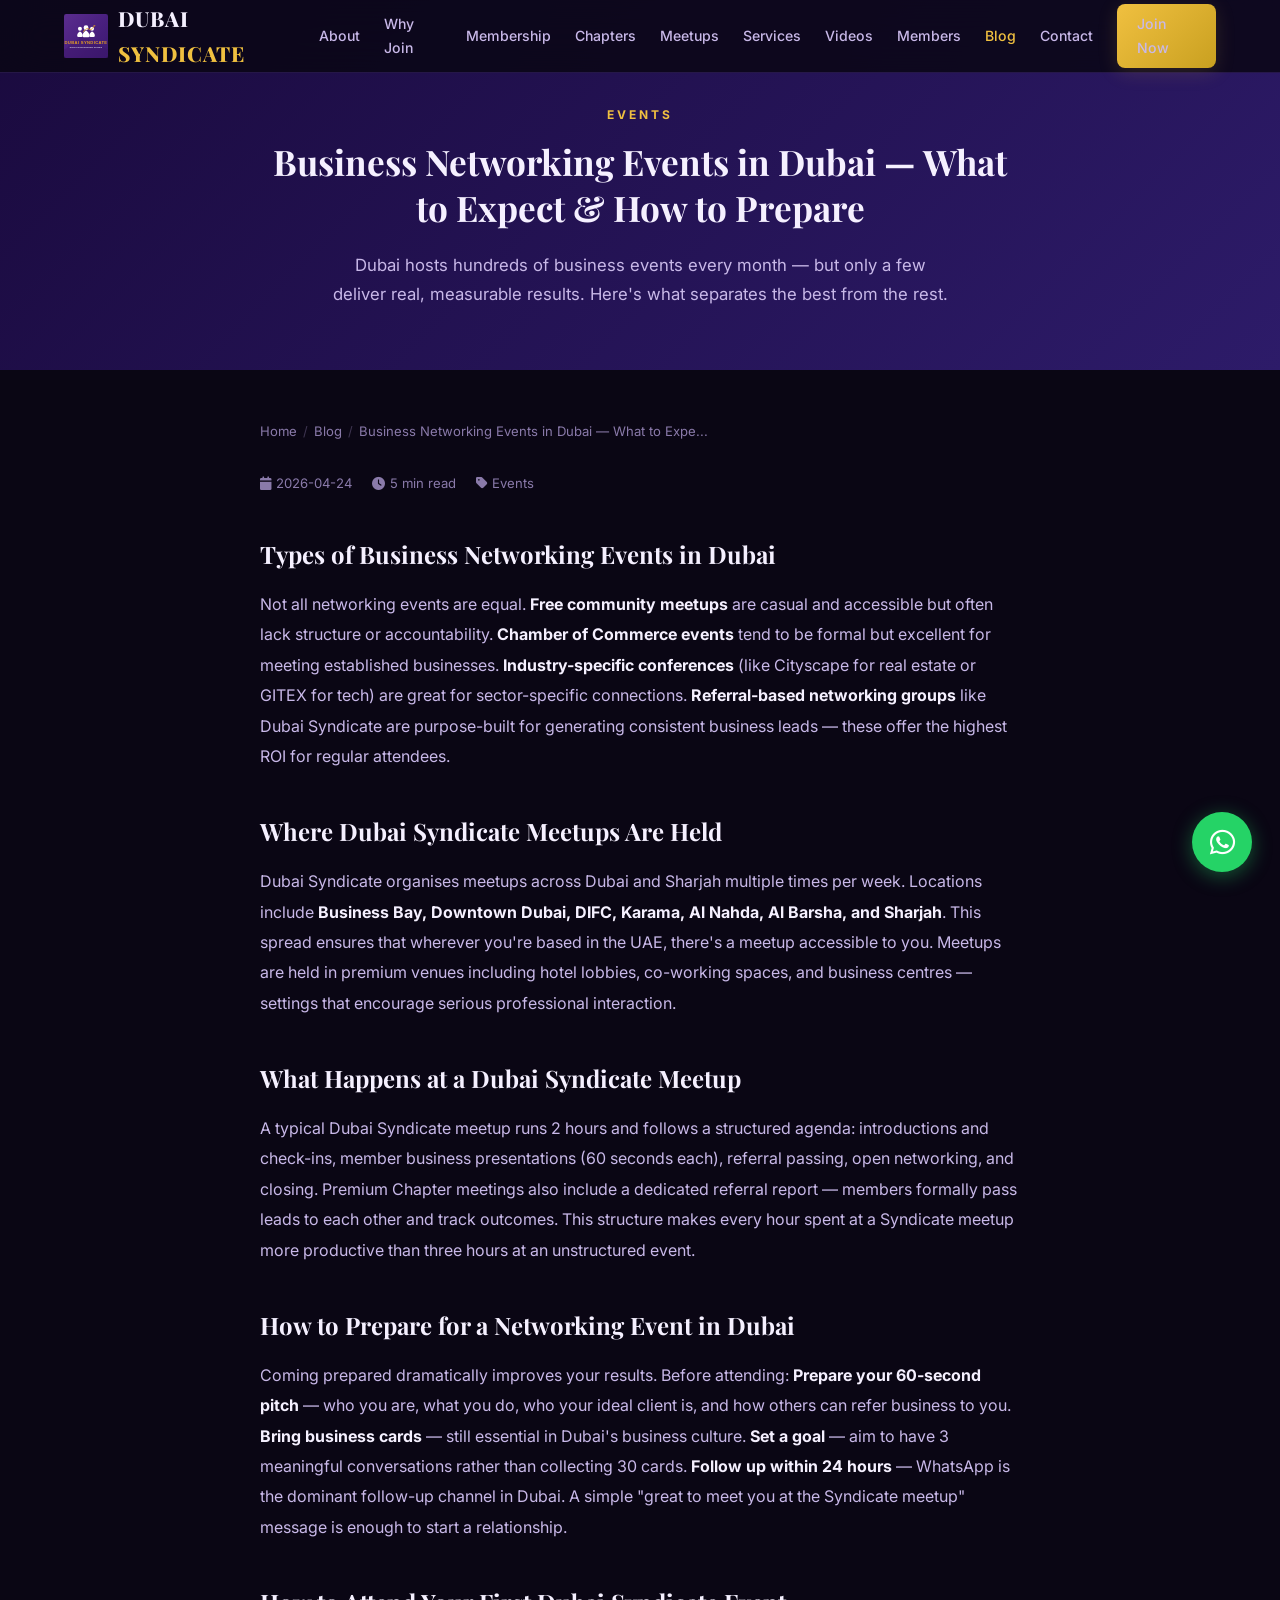
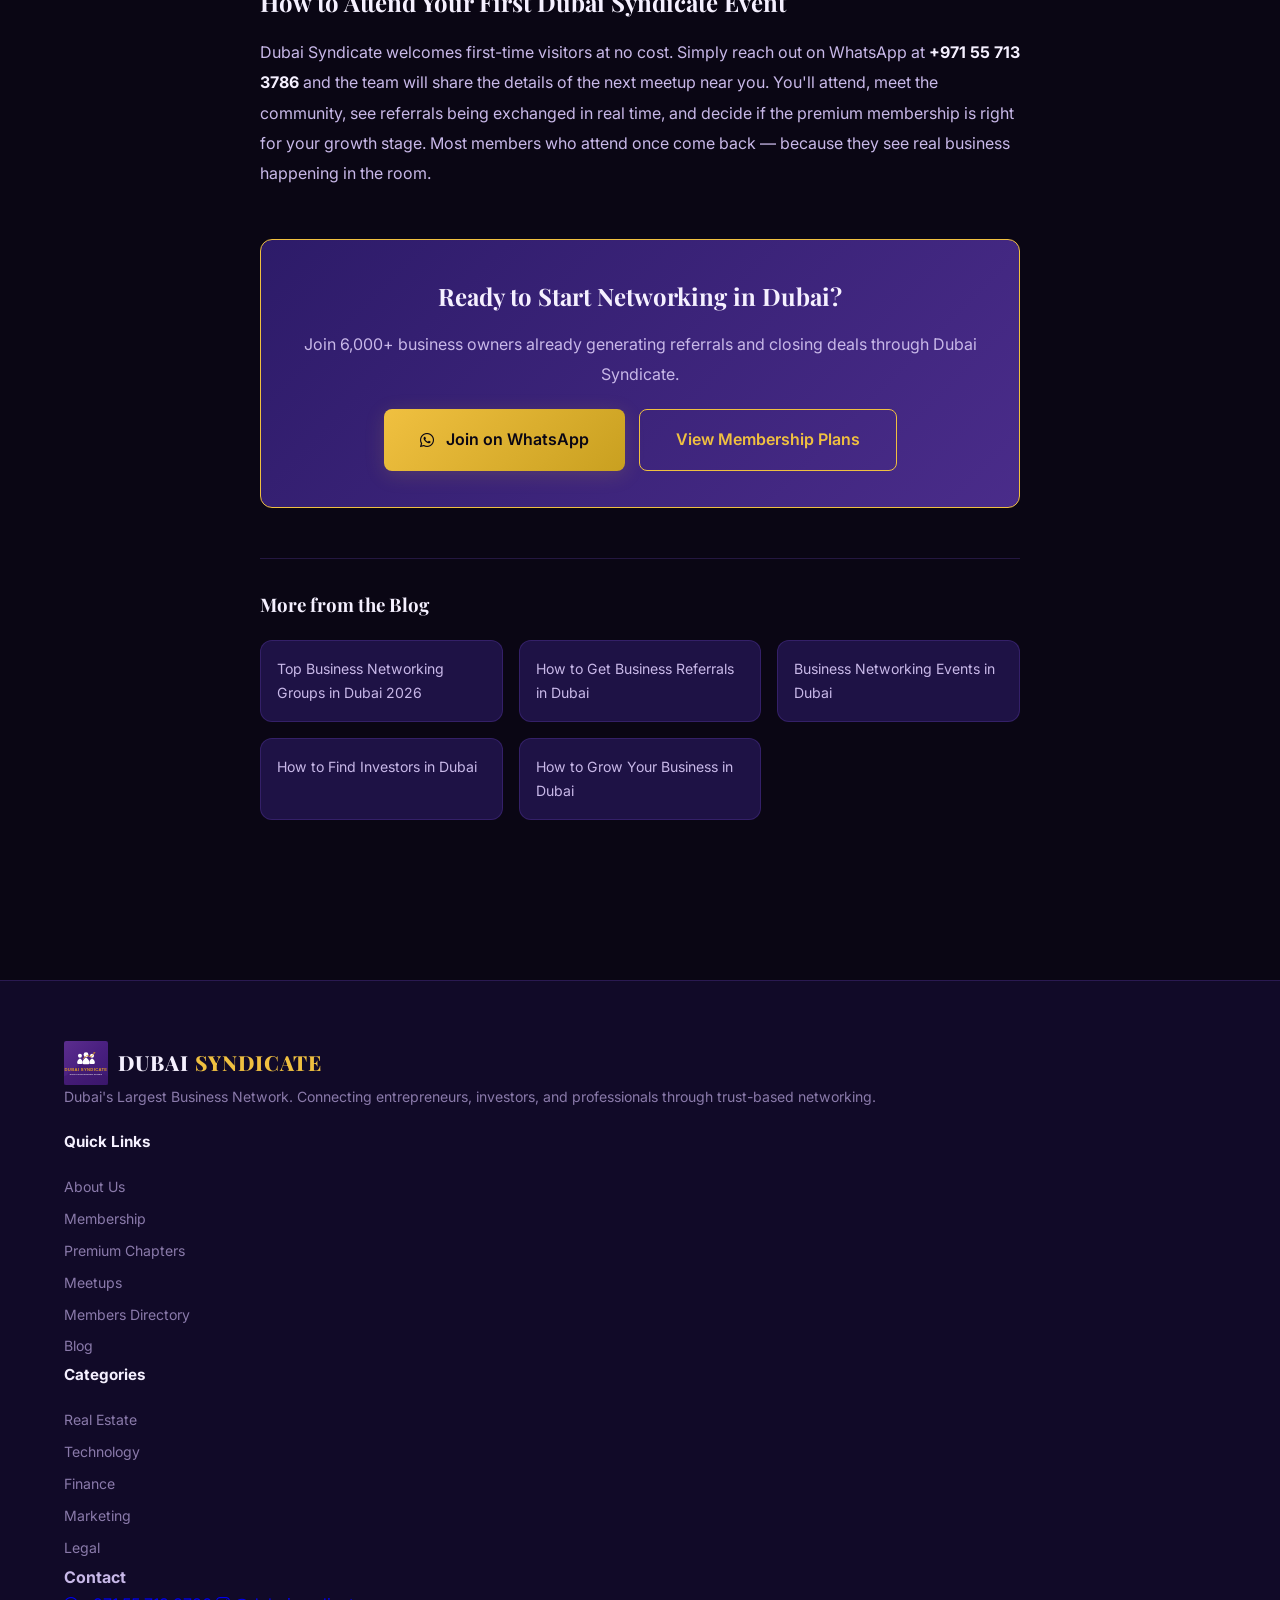
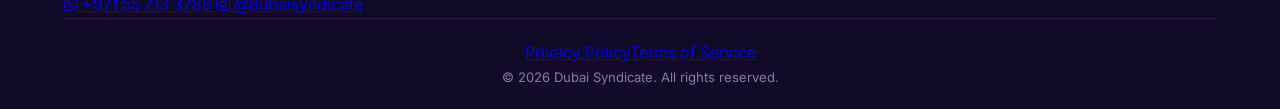
<file: blog/networking-events-dubai.html>
<!DOCTYPE html>
<html lang="en">
<head>
    <meta charset="UTF-8">
    <meta name="viewport" content="width=device-width, initial-scale=1.0">
    <title>Business Networking Events in Dubai 2026 | Dubai Syndicate Meetups</title>
    <meta name="description" content="Find the best business networking events in Dubai for 2026. Learn what to expect at Dubai Syndicate meetups, how to prepare, and how to turn events into real business opportunities.">
    <meta name="keywords" content="networking events Dubai, business events Dubai, entrepreneur meetups Dubai, business meetup Dubai, networking Dubai 2026">
    <meta property="og:title" content="Business Networking Events in Dubai 2026 | Dubai Syndicate Meetups">
    <meta property="og:description" content="Find the best business networking events in Dubai for 2026. Learn what to expect at Dubai Syndicate meetups, how to prepare, and how to turn events into real business opportunities.">
    <meta property="og:image" content="https://dubaisyndicate.com/images/logo.png">
    <meta property="og:url" content="https://dubaisyndicate.com/blog/networking-events-dubai.html">
    <meta property="og:type" content="article">
    <meta name="twitter:card" content="summary_large_image">
    <link rel="canonical" href="https://dubaisyndicate.com/blog/networking-events-dubai.html">
    <link rel="icon" type="image/png" sizes="64x64" href="../images/favicon.png">
    <link rel="preconnect" href="https://fonts.googleapis.com">
    <link rel="preconnect" href="https://fonts.gstatic.com" crossorigin>
    <link href="https://fonts.googleapis.com/css2?family=Playfair+Display:wght@400;600;700&family=Inter:wght@300;400;500;600;700&display=swap" rel="stylesheet">
    <link rel="stylesheet" href="https://cdnjs.cloudflare.com/ajax/libs/font-awesome/6.4.0/css/all.min.css">
    <link rel="stylesheet" href="../css/style.css?v=2.2">
    <link rel="stylesheet" href="../css/pages.css?v=2.2">
    <script type="application/ld+json">
    {
      "@context": "https://schema.org",
      "@type": "Article",
      "headline": "Business Networking Events in Dubai — What to Expect & How to Prepare",
      "description": "Find the best business networking events in Dubai for 2026. Learn what to expect at Dubai Syndicate meetups, how to prepare, and how to turn events into real business opportunities.",
      "image": "https://dubaisyndicate.com/images/logo.png",
      "author": {"@type": "Organization", "name": "Dubai Syndicate"},
      "publisher": {"@type": "Organization", "name": "Dubai Syndicate", "logo": {"@type": "ImageObject", "url": "https://dubaisyndicate.com/images/logo.png"}},
      "datePublished": "2026-04-24",
      "dateModified": "2026-04-24",
      "mainEntityOfPage": {"@type": "WebPage", "@id": "https://dubaisyndicate.com/blog/networking-events-dubai.html"}
    }
    </script>
    <style>
      .blog-post-body { max-width: 800px; margin: 0 auto; padding: 0 20px 60px; }
      .blog-post-body h2 { font-family: 'Playfair Display', serif; font-size: 1.5rem; color: var(--text-white); margin: 40px 0 14px; }
      .blog-post-body p { color: var(--text-light); line-height: 1.9; margin-bottom: 18px; font-size: 1rem; }
      .blog-post-body ul { color: var(--text-light); line-height: 1.9; padding-left: 24px; margin-bottom: 18px; }
      .blog-post-body ul li { margin-bottom: 8px; }
      .blog-post-body strong { color: var(--text-white); }
      .blog-post-meta { display: flex; gap: 20px; align-items: center; flex-wrap: wrap; margin-bottom: 30px; }
      .blog-post-meta span { font-size: 0.82rem; color: var(--text-muted); display: flex; align-items: center; gap: 5px; }
      .blog-cta-box { background: linear-gradient(135deg, var(--purple-dark), var(--purple-mid)); border: 1px solid var(--gold); border-radius: var(--radius); padding: 36px 30px; text-align: center; margin: 50px 0; }
      .blog-cta-box h3 { font-family: 'Playfair Display', serif; color: var(--text-white); margin-bottom: 12px; font-size: 1.5rem; }
      .blog-cta-box p { color: var(--text-light); margin-bottom: 20px; }
      .breadcrumb { display: flex; gap: 6px; align-items: center; font-size: 0.82rem; color: var(--text-muted); margin-bottom: 30px; flex-wrap: wrap; }
      .breadcrumb a { color: var(--text-muted); text-decoration: none; }
      .breadcrumb a:hover { color: var(--gold); }
      .breadcrumb .sep { opacity: 0.4; }
      .post-hero { background: linear-gradient(135deg, var(--purple-deep), var(--purple-dark)); padding: 100px 20px 60px; text-align: center; }
      .post-hero .section-tag { margin-bottom: 14px; display: inline-block; }
      .post-hero h1 { font-family: 'Playfair Display', serif; font-size: 2.2rem; color: var(--text-white); max-width: 760px; margin: 0 auto 20px; line-height: 1.3; }
      .post-hero p.lead { color: var(--text-light); max-width: 620px; margin: 0 auto; font-size: 1.05rem; line-height: 1.75; }
      @media(max-width:600px){ .post-hero h1{font-size:1.6rem;} }
    </style>
    <!-- Google AdSense -->
    <script async src="https://pagead2.googlesyndication.com/pagead/js/adsbygoogle.js?client=ca-pub-7910994933427279" crossorigin="anonymous"></script>
</head>
<body>
    <header id="header">
        <nav class="container">
            <a href="/" class="logo">
                <img src="../images/logo.svg" alt="Dubai Syndicate" class="logo-img">
                <span class="logo-text">DUBAI <span class="gold">SYNDICATE</span></span>
            </a>
            <div class="nav-links" id="navLinks">
                <a href="/#about">About</a>
                <a href="/#why-join">Why Join</a>
                <a href="/#membership">Membership</a>
                <a href="/#chapters">Chapters</a>
                <a href="/#meetups">Meetups</a>
                <a href="/#services">Services</a>
                <a href="/#videos">Videos</a>
                <a href="/members.html">Members</a>
                <a href="/blog.html" class="active">Blog</a>
                <a href="/#contact">Contact</a>
                <a href="https://wa.me/971557133786" class="btn btn-gold btn-sm" target="_blank">Join Now</a>
            </div>
            <button class="hamburger" id="hamburger" aria-label="Menu"><span></span><span></span><span></span></button>
        </nav>
    </header>

    <div class="post-hero">
        <span class="section-tag">Events</span>
        <h1>Business Networking Events in Dubai — What to Expect & How to Prepare</h1>
        <p class="lead">Dubai hosts hundreds of business events every month — but only a few deliver real, measurable results. Here's what separates the best from the rest.</p>
    </div>

    <div class="section" style="padding-top:50px;">
      <div class="blog-post-body">
        <div class="breadcrumb">
          <a href="/">Home</a><span class="sep">/</span>
          <a href="/blog.html">Blog</a><span class="sep">/</span>
          <span>Business Networking Events in Dubai — What to Expe...</span>
        </div>
        <div class="blog-post-meta">
          <span><i class="fas fa-calendar"></i> 2026-04-24</span>
          <span><i class="fas fa-clock"></i> 5 min read</span>
          <span><i class="fas fa-tag"></i> Events</span>
        </div>

        <h2>Types of Business Networking Events in Dubai</h2>
<p>Not all networking events are equal. <strong>Free community meetups</strong> are casual and accessible but often lack structure or accountability. <strong>Chamber of Commerce events</strong> tend to be formal but excellent for meeting established businesses. <strong>Industry-specific conferences</strong> (like Cityscape for real estate or GITEX for tech) are great for sector-specific connections. <strong>Referral-based networking groups</strong> like Dubai Syndicate are purpose-built for generating consistent business leads — these offer the highest ROI for regular attendees.</p>

<h2>Where Dubai Syndicate Meetups Are Held</h2>
<p>Dubai Syndicate organises meetups across Dubai and Sharjah multiple times per week. Locations include <strong>Business Bay, Downtown Dubai, DIFC, Karama, Al Nahda, Al Barsha, and Sharjah</strong>. This spread ensures that wherever you're based in the UAE, there's a meetup accessible to you. Meetups are held in premium venues including hotel lobbies, co-working spaces, and business centres — settings that encourage serious professional interaction.</p>

<h2>What Happens at a Dubai Syndicate Meetup</h2>
<p>A typical Dubai Syndicate meetup runs 2 hours and follows a structured agenda: introductions and check-ins, member business presentations (60 seconds each), referral passing, open networking, and closing. Premium Chapter meetings also include a dedicated referral report — members formally pass leads to each other and track outcomes. This structure makes every hour spent at a Syndicate meetup more productive than three hours at an unstructured event.</p>

<h2>How to Prepare for a Networking Event in Dubai</h2>
<p>Coming prepared dramatically improves your results. Before attending: <strong>Prepare your 60-second pitch</strong> — who you are, what you do, who your ideal client is, and how others can refer business to you. <strong>Bring business cards</strong> — still essential in Dubai's business culture. <strong>Set a goal</strong> — aim to have 3 meaningful conversations rather than collecting 30 cards. <strong>Follow up within 24 hours</strong> — WhatsApp is the dominant follow-up channel in Dubai. A simple "great to meet you at the Syndicate meetup" message is enough to start a relationship.</p>

<h2>How to Attend Your First Dubai Syndicate Event</h2>
<p>Dubai Syndicate welcomes first-time visitors at no cost. Simply reach out on WhatsApp at <strong>+971 55 713 3786</strong> and the team will share the details of the next meetup near you. You'll attend, meet the community, see referrals being exchanged in real time, and decide if the premium membership is right for your growth stage. Most members who attend once come back — because they see real business happening in the room.</p>

        <div class="blog-cta-box">
          <h3>Ready to Start Networking in Dubai?</h3>
          <p>Join 6,000+ business owners already generating referrals and closing deals through Dubai Syndicate.</p>
          <div style="display:flex;gap:14px;justify-content:center;flex-wrap:wrap;">
            <a href="https://wa.me/971557133786" class="btn btn-gold btn-lg" target="_blank"><i class="fab fa-whatsapp"></i>&nbsp;Join on WhatsApp</a>
            <a href="/#membership" class="btn btn-outline btn-lg">View Membership Plans</a>
          </div>
        </div>

        <div style="margin-top:40px;padding-top:30px;border-top:1px solid var(--border);">
          <h3 style="font-family:'Playfair Display',serif;color:var(--text-white);margin-bottom:20px;">More from the Blog</h3>
          <div style="display:grid;grid-template-columns:repeat(auto-fill,minmax(220px,1fr));gap:16px;">
            <a href="/blog/business-networking-groups-dubai.html" style="background:var(--card-bg);border:1px solid var(--border);border-radius:var(--radius);padding:16px;text-decoration:none;color:var(--text-light);font-size:0.88rem;transition:border-color 0.3s;" onmouseover="this.style.borderColor='var(--gold)'" onmouseout="this.style.borderColor='var(--border)'">Top Business Networking Groups in Dubai 2026</a>
            <a href="/blog/how-to-get-referrals-dubai.html" style="background:var(--card-bg);border:1px solid var(--border);border-radius:var(--radius);padding:16px;text-decoration:none;color:var(--text-light);font-size:0.88rem;transition:border-color 0.3s;" onmouseover="this.style.borderColor='var(--gold)'" onmouseout="this.style.borderColor='var(--border)'">How to Get Business Referrals in Dubai</a>
            <a href="/blog/networking-events-dubai.html" style="background:var(--card-bg);border:1px solid var(--border);border-radius:var(--radius);padding:16px;text-decoration:none;color:var(--text-light);font-size:0.88rem;transition:border-color 0.3s;" onmouseover="this.style.borderColor='var(--gold)'" onmouseout="this.style.borderColor='var(--border)'">Business Networking Events in Dubai</a>
            <a href="/blog/find-investors-dubai.html" style="background:var(--card-bg);border:1px solid var(--border);border-radius:var(--radius);padding:16px;text-decoration:none;color:var(--text-light);font-size:0.88rem;transition:border-color 0.3s;" onmouseover="this.style.borderColor='var(--gold)'" onmouseout="this.style.borderColor='var(--border)'">How to Find Investors in Dubai</a>
            <a href="/blog/grow-business-dubai.html" style="background:var(--card-bg);border:1px solid var(--border);border-radius:var(--radius);padding:16px;text-decoration:none;color:var(--text-light);font-size:0.88rem;transition:border-color 0.3s;" onmouseover="this.style.borderColor='var(--gold)'" onmouseout="this.style.borderColor='var(--border)'">How to Grow Your Business in Dubai</a>
          </div>
        </div>
      </div>
    </div>

    <footer>
        <div class="container">
            <div class="footer-top">
                <div class="footer-brand">
                    <a href="/" class="logo"><img src="../images/logo.svg" alt="Dubai Syndicate" class="logo-img"><span class="logo-text">DUBAI <span class="gold">SYNDICATE</span></span></a>
                    <p>Dubai's Largest Business Network. Connecting entrepreneurs, investors, and professionals through trust-based networking.</p>
                </div>
                <div class="footer-links">
                    <h4>Quick Links</h4>
                    <a href="/#about">About Us</a>
                    <a href="/#membership">Membership</a>
                    <a href="/#chapters">Premium Chapters</a>
                    <a href="/#meetups">Meetups</a>
                    <a href="/members.html">Members Directory</a>
                    <a href="/blog.html">Blog</a>
                </div>
                <div class="footer-links">
                    <h4>Categories</h4>
                    <a href="/members.html">Real Estate</a>
                    <a href="/members.html">Technology</a>
                    <a href="/members.html">Finance</a>
                    <a href="/members.html">Marketing</a>
                    <a href="/members.html">Legal</a>
                </div>
                <div class="footer-contact">
                    <h4>Contact</h4>
                    <a href="https://wa.me/971557133786" target="_blank"><i class="fab fa-whatsapp"></i> +971 55 713 3786</a>
                    <a href="https://instagram.com/dubaisyndicate" target="_blank"><i class="fab fa-instagram"></i> @dubaisyndicate</a>
                </div>
            </div>
            <div class="footer-bottom">
                <div class="footer-legal"><a href="/privacy.html">Privacy Policy</a><a href="/terms.html">Terms of Service</a></div>
                <p class="footer-copy">&copy; 2026 Dubai Syndicate. All rights reserved.</p>
            </div>
        </div>
    </footer>
    <a href="https://wa.me/971557133786" class="whatsapp-float" target="_blank" aria-label="WhatsApp"><i class="fab fa-whatsapp"></i></a>
    <script src="../js/main.js?v=2.2"></script>
</body>
</html>
</file>
<file: css/style.css>
/* ========================================
   DUBAI SYNDICATE â Premium Purple/Gold Theme
   ======================================== */

:root {
    --purple-deep: #1a0a3e;
    --purple-dark: #2d1b69;
    --purple-mid: #4a2c8a;
    --purple-light: #6b3fa0;
    --purple-accent: #8b5cf6;
    --gold: #f0c040;
    --gold-light: #ffd966;
    --gold-dark: #c9a020;
    --black: #0a0614;
    --dark-bg: #110a28;
    --card-bg: #1e1245;
    --card-bg-alt: #251755;
    --text-white: #f5f0ff;
    --text-light: #c8b8e8;
    --text-muted: #8a7aaa;
    --border: rgba(139, 92, 246, 0.2);
    --glow: rgba(139, 92, 246, 0.15);
    --gold-glow: rgba(240, 192, 64, 0.15);
    --radius: 12px;
    --radius-sm: 8px;
    --transition: 0.3s ease;
}

* { margin: 0; padding: 0; box-sizing: border-box; }

html {
    scroll-behavior: smooth;
    scroll-padding-top: 80px;
}

body {
    font-family: 'Inter', system-ui, -apple-system, sans-serif;
    background: var(--black);
    color: var(--text-light);
    line-height: 1.7;
    overflow-x: hidden;
}

.container {
    max-width: 1200px;
    margin: 0 auto;
    padding: 0 24px;
}

.container-sm { max-width: 800px; }

.gold { color: var(--gold); }
.text-center { text-align: center; }
.mt-2 { margin-top: 2rem; }

/* ========== HEADER ========== */
#header {
    position: fixed;
    top: 0;
    left: 0;
    right: 0;
    z-index: 1000;
    background: rgba(10, 6, 20, 0.85);
    backdrop-filter: blur(20px);
    -webkit-backdrop-filter: blur(20px);
    border-bottom: 1px solid var(--border);
    transition: var(--transition);
}

#header.scrolled {
    background: rgba(10, 6, 20, 0.95);
    box-shadow: 0 4px 30px rgba(0, 0, 0, 0.3);
}

#header nav {
    display: flex;
    align-items: center;
    justify-content: space-between;
    height: 72px;
}

.logo {
    display: flex;
    align-items: center;
    gap: 10px;
    text-decoration: none;
}

.logo-img {
    height: 44px;
    width: auto;
}

.logo-text {
    font-family: 'Playfair Display', serif;
    font-size: 1.3rem;
    font-weight: 800;
    color: var(--text-white);
    letter-spacing: 1px;
}

.nav-links {
    display: flex;
    align-items: center;
    gap: 24px;
}

.nav-links a {
    color: var(--text-light);
    text-decoration: none;
    font-size: 0.88rem;
    font-weight: 500;
    transition: var(--transition);
    position: relative;
}

.nav-links a:hover { color: var(--gold); }

.nav-links a::after {
    content: '';
    position: absolute;
    bottom: -4px;
    left: 0;
    width: 0;
    height: 2px;
    background: var(--gold);
    transition: var(--transition);
}

.nav-links a:hover::after { width: 100%; }

.hamburger {
    display: none;
    flex-direction: column;
    gap: 5px;
    background: none;
    border: none;
    cursor: pointer;
    padding: 8px;
}

.hamburger span {
    display: block;
    width: 24px;
    height: 2px;
    background: var(--text-white);
    transition: var(--transition);
}

/* ========== BUTTONS ========== */
.btn {
    display: inline-flex;
    align-items: center;
    gap: 8px;
    padding: 12px 28px;
    border-radius: 8px;
    font-size: 0.9rem;
    font-weight: 600;
    text-decoration: none;
    cursor: pointer;
    transition: var(--transition);
    border: none;
    font-family: inherit;
}

.btn-gold {
    background: linear-gradient(135deg, var(--gold), var(--gold-dark));
    color: var(--black);
    box-shadow: 0 4px 20px var(--gold-glow);
}

.btn-gold:hover {
    transform: translateY(-2px);
    box-shadow: 0 6px 30px rgba(240, 192, 64, 0.3);
}

.btn-outline {
    background: transparent;
    color: var(--gold);
    border: 1.5px solid var(--gold);
}

.btn-outline:hover {
    background: var(--gold);
    color: var(--black);
}

.btn-sm { padding: 8px 20px; font-size: 0.82rem; }
.btn-lg { padding: 16px 36px; font-size: 1rem; }
.btn-block { width: 100%; justify-content: center; }

/* ========== HERO ========== */
#hero {
    position: relative;
    min-height: 100vh;
    display: flex;
    align-items: center;
    justify-content: center;
    background: linear-gradient(160deg, var(--purple-deep) 0%, var(--black) 50%, var(--purple-dark) 100%);
    overflow: hidden;
    padding-top: 72px;
}

.hero-overlay {
    position: absolute;
    inset: 0;
    background:
        radial-gradient(ellipse at 20% 50%, rgba(107, 63, 160, 0.2) 0%, transparent 60%),
        radial-gradient(ellipse at 80% 30%, rgba(240, 192, 64, 0.08) 0%, transparent 50%),
        radial-gradient(ellipse at 50% 80%, rgba(45, 27, 105, 0.3) 0%, transparent 60%);
}

.hero-particles {
    position: absolute;
    inset: 0;
    pointer-events: none;
}

.hero-content {
    position: relative;
    text-align: center;
    z-index: 2;
    padding: 60px 0;
}

.hero-badge {
    display: inline-block;
    padding: 8px 20px;
    border: 1px solid var(--gold);
    border-radius: 50px;
    font-size: 0.75rem;
    font-weight: 600;
    letter-spacing: 3px;
    color: var(--gold);
    margin-bottom: 24px;
    background: rgba(240, 192, 64, 0.05);
}

.hero-title {
    font-family: 'Playfair Display', serif;
    font-size: clamp(2.5rem, 6vw, 4.5rem);
    font-weight: 900;
    color: var(--text-white);
    line-height: 1.15;
    margin-bottom: 20px;
}

.hero-sub {
    font-size: clamp(1rem, 2vw, 1.2rem);
    color: var(--text-light);
    max-width: 650px;
    margin: 0 auto 36px;
    line-height: 1.8;
}

.hero-btns {
    display: flex;
    gap: 16px;
    justify-content: center;
    flex-wrap: wrap;
    margin-bottom: 60px;
}

.hero-stats {
    display: flex;
    justify-content: center;
    gap: 40px;
    flex-wrap: wrap;
}

.stat { text-align: center; }

.stat-num {
    display: block;
    font-family: 'Playfair Display', serif;
    font-size: 2.2rem;
    font-weight: 900;
    color: var(--gold);
}

.stat-label {
    font-size: 0.82rem;
    color: var(--text-muted);
    font-weight: 500;
}

.stat-divider {
    width: 1px;
    height: 50px;
    background: var(--border);
    align-self: center;
}

/* ========== SECTIONS ========== */
.section {
    padding: 100px 0;
}

.section-dark {
    background: var(--dark-bg);
}

.section-header {
    text-align: center;
    margin-bottom: 60px;
}

.section-tag {
    display: inline-block;
    font-size: 0.75rem;
    font-weight: 700;
    letter-spacing: 3px;
    text-transform: uppercase;
    color: var(--gold);
    margin-bottom: 12px;
}

.section-header h2 {
    font-family: 'Playfair Display', serif;
    font-size: clamp(1.8rem, 4vw, 2.8rem);
    font-weight: 800;
    color: var(--text-white);
    margin-bottom: 16px;
}

.section-line {
    width: 60px;
    height: 3px;
    background: linear-gradient(90deg, var(--gold), var(--purple-accent));
    margin: 0 auto;
    border-radius: 2px;
}

.section-sub {
    max-width: 650px;
    margin: 20px auto 0;
    color: var(--text-muted);
    font-size: 1rem;
}

/* ========== ABOUT ========== */
.about-grid {
    display: grid;
    grid-template-columns: 1fr 1fr;
    gap: 60px;
    align-items: start;
}

.about-text .lead {
    font-size: 1.15rem;
    color: var(--text-white);
    margin-bottom: 16px;
    line-height: 1.8;
}

.about-text p {
    margin-bottom: 16px;
    color: var(--text-light);
}

.about-text .btn { margin-top: 12px; }

.about-features {
    display: flex;
    flex-direction: column;
    gap: 24px;
}

.about-feature {
    display: flex;
    gap: 16px;
    padding: 24px;
    background: var(--card-bg);
    border-radius: var(--radius);
    border: 1px solid var(--border);
    transition: var(--transition);
}

.about-feature:hover {
    border-color: var(--gold);
    transform: translateX(4px);
}

.af-icon {
    width: 48px;
    height: 48px;
    display: flex;
    align-items: center;
    justify-content: center;
    background: linear-gradient(135deg, var(--purple-mid), var(--purple-dark));
    border-radius: 10px;
    color: var(--gold);
    font-size: 1.2rem;
    flex-shrink: 0;
}

.about-feature h4 {
    color: var(--text-white);
    margin-bottom: 4px;
    font-size: 1rem;
}

.about-feature p {
    font-size: 0.88rem;
    color: var(--text-muted);
    margin: 0;
}

/* ========== CARDS ========== */
.cards-grid-3 {
    display: grid;
    grid-template-columns: repeat(3, 1fr);
    gap: 24px;
}

.cards-grid-4 {
    display: grid;
    grid-template-columns: repeat(4, 1fr);
    gap: 20px;
}

.card {
    padding: 36px 28px;
    background: var(--card-bg);
    border-radius: var(--radius);
    border: 1px solid var(--border);
    transition: var(--transition);
}

.card-hover:hover {
    border-color: var(--gold);
    transform: translateY(-4px);
    box-shadow: 0 12px 40px rgba(0, 0, 0, 0.3);
}

.card-icon {
    width: 56px;
    height: 56px;
    display: flex;
    align-items: center;
    justify-content: center;
    background: linear-gradient(135deg, var(--purple-mid), var(--purple-deep));
    border-radius: 12px;
    color: var(--gold);
    font-size: 1.4rem;
    margin-bottom: 20px;
}

.card h3 {
    color: var(--text-white);
    font-size: 1.1rem;
    margin-bottom: 12px;
}

.card p {
    color: var(--text-muted);
    font-size: 0.9rem;
}

/* ========== CHAPTERS ========== */
.chapter-card {
    padding: 40px 28px;
    background: var(--card-bg);
    border-radius: var(--radius);
    border: 1px solid var(--border);
    text-align: center;
    transition: var(--transition);
}

.chapter-card:hover {
    border-color: var(--gold);
    transform: translateY(-4px);
}

.chapter-icon {
    font-size: 2rem;
    color: var(--gold);
    margin-bottom: 16px;
}

.chapter-card h3 {
    color: var(--text-white);
    font-size: 1.2rem;
    margin-bottom: 12px;
}

.chapter-card p {
    color: var(--text-muted);
    font-size: 0.9rem;
    margin-bottom: 16px;
}

.chapter-status {
    display: inline-block;
    padding: 6px 16px;
    border-radius: 20px;
    font-size: 0.75rem;
    font-weight: 600;
    letter-spacing: 0.5px;
}

.chapter-status.filling { background: rgba(240, 192, 64, 0.15); color: var(--gold); }
.chapter-status.open { background: rgba(34, 197, 94, 0.15); color: #22c55e; }
.chapter-status.launching { background: rgba(139, 92, 246, 0.15); color: var(--purple-accent); }

/* ========== CATEGORIES ========== */
.categories-grid {
    display: grid;
    grid-template-columns: repeat(5, 1fr);
    gap: 16px;
}

.cat-item {
    display: flex;
    align-items: center;
    gap: 10px;
    padding: 16px;
    background: var(--card-bg);
    border-radius: var(--radius-sm);
    border: 1px solid var(--border);
    font-size: 0.85rem;
    color: var(--text-light);
    transition: var(--transition);
}

.cat-item:hover {
    border-color: var(--gold);
    color: var(--gold);
}

.cat-item i {
    color: var(--gold);
    font-size: 1rem;
    width: 20px;
    text-align: center;
    flex-shrink: 0;
}

/* ========== MEETUPS ========== */
.meetup-grid {
    display: grid;
    grid-template-columns: repeat(3, 1fr);
    gap: 24px;
    margin-bottom: 40px;
}

.meetup-card {
    display: flex;
    gap: 20px;
    padding: 28px;
    background: var(--card-bg);
    border-radius: var(--radius);
    border: 1px solid var(--border);
    transition: var(--transition);
}

.meetup-card:hover {
    border-color: var(--gold);
}

.meetup-date {
    display: flex;
    flex-direction: column;
    align-items: center;
    justify-content: center;
    min-width: 70px;
    padding: 12px;
    background: linear-gradient(135deg, var(--purple-mid), var(--purple-deep));
    border-radius: var(--radius-sm);
}

.meetup-day {
    font-size: 1.4rem;
    font-weight: 800;
    color: var(--gold);
}

.meetup-month {
    font-size: 0.65rem;
    font-weight: 600;
    letter-spacing: 1px;
    color: var(--text-muted);
    margin-top: 2px;
}

.meetup-info h4 {
    color: var(--text-white);
    margin-bottom: 8px;
    font-size: 1rem;
}

.meetup-info p {
    font-size: 0.85rem;
    color: var(--text-muted);
    margin-bottom: 4px;
}

.meetup-info i {
    width: 16px;
    margin-right: 6px;
    color: var(--purple-accent);
}

/* ========== HOW IT WORKS ========== */
.steps-grid {
    display: flex;
    align-items: flex-start;
    gap: 12px;
    flex-wrap: wrap;
    justify-content: center;
}

.step {
    flex: 1;
    min-width: 150px;
    max-width: 180px;
    text-align: center;
    padding: 24px 16px;
}

.step-num {
    font-family: 'Playfair Display', serif;
    font-size: 2.5rem;
    font-weight: 900;
    color: var(--purple-mid);
    opacity: 0.6;
    margin-bottom: 12px;
}

.step h4 {
    color: var(--text-white);
    font-size: 0.95rem;
    margin-bottom: 8px;
}

.step p {
    color: var(--text-muted);
    font-size: 0.82rem;
}

.step-arrow {
    display: flex;
    align-items: center;
    padding-top: 40px;
    color: var(--gold);
    opacity: 0.4;
}

/* ========== SERVICES ========== */
.service-card {
    padding: 32px 20px;
    background: var(--card-bg);
    border-radius: var(--radius);
    border: 1px solid var(--border);
    text-align: center;
    transition: var(--transition);
}

.service-card:hover {
    border-color: var(--gold);
    transform: translateY(-4px);
}

.service-icon {
    font-size: 2rem;
    color: var(--gold);
    margin-bottom: 16px;
}

.service-card h4 {
    color: var(--text-white);
    font-size: 0.92rem;
}

/* ========== TESTIMONIALS ========== */
.testimonial-card {
    padding: 36px 28px;
    background: var(--card-bg);
    border-radius: var(--radius);
    border: 1px solid var(--border);
}

.stars {
    color: var(--gold);
    font-size: 0.9rem;
    margin-bottom: 16px;
    display: flex;
    gap: 3px;
}

.testimonial-card > p {
    font-style: italic;
    color: var(--text-light);
    font-size: 0.95rem;
    line-height: 1.8;
    margin-bottom: 20px;
}

.testimonial-author {
    display: flex;
    align-items: center;
    gap: 12px;
}

.author-avatar {
    width: 44px;
    height: 44px;
    background: linear-gradient(135deg, var(--gold), var(--gold-dark));
    border-radius: 50%;
    display: flex;
    align-items: center;
    justify-content: center;
    font-weight: 700;
    color: var(--black);
    font-size: 1.1rem;
}

.testimonial-author strong {
    display: block;
    color: var(--text-white);
    font-size: 0.95rem;
}

.testimonial-author span {
    font-size: 0.8rem;
    color: var(--text-muted);
}

/* ========== PRICING ========== */
.pricing-grid {
    display: grid;
    grid-template-columns: 1fr 1fr;
    gap: 32px;
    max-width: 800px;
    margin: 0 auto;
}

.pricing-card {
    padding: 40px 32px;
    background: var(--card-bg);
    border-radius: var(--radius);
    border: 1px solid var(--border);
    position: relative;
}

.pricing-featured {
    border-color: var(--gold);
    background: linear-gradient(170deg, var(--card-bg-alt) 0%, var(--card-bg) 100%);
    box-shadow: 0 8px 40px var(--gold-glow);
}

.pricing-badge {
    position: absolute;
    top: -12px;
    right: 24px;
    background: linear-gradient(135deg, var(--gold), var(--gold-dark));
    color: var(--black);
    padding: 6px 18px;
    border-radius: 20px;
    font-size: 0.75rem;
    font-weight: 700;
}

.pricing-header {
    text-align: center;
    margin-bottom: 28px;
    padding-bottom: 28px;
    border-bottom: 1px solid var(--border);
}

.pricing-header h3 {
    color: var(--text-white);
    font-size: 1.3rem;
    margin-bottom: 16px;
}

.pricing-amount {
    display: flex;
    align-items: baseline;
    justify-content: center;
    gap: 4px;
}

.currency { font-size: 1rem; color: var(--text-muted); }
.price {
    font-family: 'Playfair Display', serif;
    font-size: 2.8rem;
    font-weight: 900;
    color: var(--gold);
}
.period { font-size: 0.9rem; color: var(--text-muted); }

.pricing-desc {
    font-size: 0.85rem;
    color: var(--text-muted);
    margin-top: 8px;
}

.pricing-features {
    list-style: none;
    margin-bottom: 28px;
}

.pricing-features li {
    padding: 10px 0;
    font-size: 0.9rem;
    color: var(--text-light);
    display: flex;
    align-items: center;
    gap: 10px;
}

.pricing-features li i {
    font-size: 0.8rem;
}

.pricing-features li .fa-check { color: var(--gold); }
.pricing-features li .fa-times { color: var(--text-muted); opacity: 0.5; }
.pricing-features li.disabled { color: var(--text-muted); opacity: 0.5; }

.pricing-note {
    text-align: center;
    font-size: 0.75rem;
    color: var(--text-muted);
    margin-top: 12px;
}

/* ========== FAQ ========== */
.faq-list {
    display: flex;
    flex-direction: column;
    gap: 12px;
}

.faq-item {
    background: var(--card-bg);
    border: 1px solid var(--border);
    border-radius: var(--radius-sm);
    overflow: hidden;
}

.faq-question {
    width: 100%;
    padding: 20px 24px;
    background: none;
    border: none;
    color: var(--text-white);
    font-size: 1rem;
    font-weight: 600;
    text-align: left;
    cursor: pointer;
    display: flex;
    justify-content: space-between;
    align-items: center;
    font-family: inherit;
    transition: var(--transition);
}

.faq-question:hover { color: var(--gold); }

.faq-question i {
    transition: var(--transition);
    color: var(--gold);
}

.faq-item.active .faq-question i { transform: rotate(180deg); }

.faq-answer {
    max-height: 0;
    overflow: hidden;
    transition: max-height 0.4s ease, padding 0.4s ease;
}

.faq-item.active .faq-answer {
    max-height: 300px;
}

.faq-answer p {
    padding: 0 24px 20px;
    color: var(--text-muted);
    font-size: 0.92rem;
    line-height: 1.8;
}

/* ========== CONTACT ========== */
.contact-grid {
    display: grid;
    grid-template-columns: 1fr 1.5fr;
    gap: 48px;
}

.contact-info {
    display: flex;
    flex-direction: column;
    gap: 24px;
}

.contact-item {
    display: flex;
    gap: 16px;
    align-items: flex-start;
}

.ci-icon {
    width: 48px;
    height: 48px;
    display: flex;
    align-items: center;
    justify-content: center;
    background: var(--card-bg);
    border-radius: 10px;
    color: var(--gold);
    font-size: 1.2rem;
    flex-shrink: 0;
    border: 1px solid var(--border);
}

.contact-item h4 {
    color: var(--text-white);
    font-size: 0.95rem;
    margin-bottom: 2px;
}

.contact-item a {
    color: var(--gold);
    text-decoration: none;
    font-size: 0.9rem;
}

.contact-item a:hover { text-decoration: underline; }

.contact-item p {
    color: var(--text-muted);
    font-size: 0.9rem;
}

.contact-form {
    background: var(--card-bg);
    padding: 36px;
    border-radius: var(--radius);
    border: 1px solid var(--border);
}

.form-row {
    display: grid;
    grid-template-columns: 1fr 1fr;
    gap: 16px;
}

.form-group {
    margin-bottom: 16px;
}

.form-group label {
    display: block;
    font-size: 0.85rem;
    font-weight: 600;
    color: var(--text-light);
    margin-bottom: 6px;
}

.form-group input,
.form-group select,
.form-group textarea {
    width: 100%;
    padding: 12px 16px;
    background: var(--dark-bg);
    border: 1px solid var(--border);
    border-radius: var(--radius-sm);
    color: var(--text-white);
    font-family: inherit;
    font-size: 0.9rem;
    transition: var(--transition);
}

.form-group input:focus,
.form-group select:focus,
.form-group textarea:focus {
    outline: none;
    border-color: var(--gold);
    box-shadow: 0 0 0 3px var(--gold-glow);
}

.form-group select {
    cursor: pointer;
    appearance: none;
    background-image: url("data:image/svg+xml,%3Csvg xmlns='http://www.w3.org/2000/svg' width='12' height='12' viewBox='0 0 24 24' fill='none' stroke='%238a7aaa' stroke-width='2'%3E%3Cpath d='M6 9l6 6 6-6'/%3E%3C/svg%3E");
    background-repeat: no-repeat;
    background-position: right 12px center;
}

.form-group textarea { resize: vertical; min-height: 100px; }

/* ========== CTA BANNER ========== */
.cta-banner {
    padding: 80px 0;
    background: linear-gradient(135deg, var(--purple-dark), var(--purple-deep));
    text-align: center;
    position: relative;
    overflow: hidden;
}

.cta-banner::before {
    content: '';
    position: absolute;
    inset: 0;
    background: radial-gradient(ellipse at center, rgba(240, 192, 64, 0.08) 0%, transparent 60%);
}

.cta-banner h2 {
    font-family: 'Playfair Display', serif;
    font-size: clamp(1.5rem, 3vw, 2.2rem);
    color: var(--text-white);
    margin-bottom: 12px;
    position: relative;
}

.cta-banner p {
    color: var(--text-muted);
    max-width: 550px;
    margin: 0 auto 28px;
    position: relative;
}

.cta-btns {
    display: flex;
    gap: 16px;
    justify-content: center;
    flex-wrap: wrap;
    position: relative;
}

/* ========== FOOTER ========== */
footer {
    background: var(--dark-bg);
    padding: 60px 0 0;
    border-top: 1px solid var(--border);
}

.footer-grid {
    display: grid;
    grid-template-columns: 1.5fr 1fr 1fr 1fr;
    gap: 40px;
    padding-bottom: 40px;
}

.footer-logo {
    height: 50px;
    width: auto;
    margin-bottom: 16px;
}

.footer-brand p {
    font-size: 0.88rem;
    color: var(--text-muted);
    margin-bottom: 20px;
}

.footer-social {
    display: flex;
    gap: 12px;
}

.footer-social a {
    width: 40px;
    height: 40px;
    display: flex;
    align-items: center;
    justify-content: center;
    background: var(--card-bg);
    border-radius: 8px;
    color: var(--text-light);
    transition: var(--transition);
    border: 1px solid var(--border);
}

.footer-social a:hover {
    background: var(--gold);
    color: var(--black);
    border-color: var(--gold);
}

.footer-links h4 {
    color: var(--text-white);
    font-size: 0.95rem;
    margin-bottom: 16px;
}

.footer-links a {
    display: block;
    color: var(--text-muted);
    text-decoration: none;
    font-size: 0.88rem;
    padding: 4px 0;
    transition: var(--transition);
}

.footer-links a:hover { color: var(--gold); }

.footer-links a i { margin-right: 6px; }

.footer-bottom {
    border-top: 1px solid var(--border);
    padding: 20px 0;
    text-align: center;
}

.footer-bottom p {
    font-size: 0.82rem;
    color: var(--text-muted);
}

/* ========== WHATSAPP FLOAT ========== */
.whatsapp-float {
    position: fixed;
    bottom: 28px;
    right: 28px;
    width: 60px;
    height: 60px;
    background: #25d366;
    border-radius: 50%;
    display: flex;
    align-items: center;
    justify-content: center;
    color: white;
    font-size: 1.8rem;
    box-shadow: 0 4px 20px rgba(37, 211, 102, 0.4);
    z-index: 999;
    transition: var(--transition);
    text-decoration: none;
}

.whatsapp-float:hover {
    transform: scale(1.1);
    box-shadow: 0 6px 30px rgba(37, 211, 102, 0.5);
}

/* ========== ADS ========== */
.ad-container {
    padding: 16px 24px;
    text-align: center;
}

/* ========== ANIMATIONS ========== */
.fade-up {
    opacity: 0;
    transform: translateY(30px);
    transition: opacity 0.6s ease, transform 0.6s ease;
}

.fade-up.visible {
    opacity: 1;
    transform: translateY(0);
}

/* ========== RESPONSIVE ========== */
@media (max-width: 1024px) {
    .categories-grid { grid-template-columns: repeat(4, 1fr); }
    .cards-grid-4 { grid-template-columns: repeat(2, 1fr); }
    .footer-grid { grid-template-columns: 1fr 1fr; gap: 32px; }
}

@media (max-width: 768px) {
    .nav-links {
        display: none;
        position: fixed;
        top: 72px;
        left: 0;
        right: 0;
        bottom: 0;
        background: rgba(10, 6, 20, 0.98);
        flex-direction: column;
        padding: 40px 24px;
        gap: 20px;
    }

    .nav-links.active { display: flex; }

    .hamburger { display: flex; }

    .hamburger.active span:nth-child(1) { transform: rotate(45deg) translate(5px, 5px); }
    .hamburger.active span:nth-child(2) { opacity: 0; }
    .hamburger.active span:nth-child(3) { transform: rotate(-45deg) translate(5px, -5px); }

    .nav-links a { font-size: 1.1rem; }
    .nav-links a::after { display: none; }

    .about-grid { grid-template-columns: 1fr; gap: 40px; }
    .cards-grid-3 { grid-template-columns: 1fr; }
    .categories-grid { grid-template-columns: repeat(2, 1fr); }
    .meetup-grid { grid-template-columns: 1fr; }
    .pricing-grid { grid-template-columns: 1fr; }
    .contact-grid { grid-template-columns: 1fr; }
    .form-row { grid-template-columns: 1fr; }
    .footer-grid { grid-template-columns: 1fr; }

    .steps-grid { flex-direction: column; align-items: center; }
    .step-arrow { transform: rotate(90deg); padding: 0; }
    .step { max-width: 100%; }

    .section { padding: 60px 0; }
    .hero-stats { gap: 24px; }
    .stat-divider { display: none; }
}

@media (max-width: 480px) {
    .categories-grid { grid-template-columns: 1fr; }
    .cards-grid-4 { grid-template-columns: 1fr; }
    .hero-btns { flex-direction: column; align-items: center; }
    .hero-btns .btn { width: 100%; justify-content: center; }
}


/* ========== YOUTUBE VIDEOS SECTION ========== */
.videos-grid {
    display: grid;
    grid-template-columns: repeat(auto-fill, minmax(280px, 1fr));
    gap: 1.5rem;
    margin-bottom: 2rem;
}
.video-card {
    background: rgba(255,255,255,0.03);
    border: 1px solid rgba(212,167,80,0.15);
    border-radius: 12px;
    overflow: hidden;
    transition: transform 0.3s ease, border-color 0.3s ease;
}
.video-card:hover {
    transform: translateY(-4px);
    border-color: rgba(212,167,80,0.4);
}
.video-wrapper {
    position: relative;
    padding-top: 56.25%;
    background: #0a0a0a;
}
.video-wrapper iframe {
    position: absolute;
    top: 0;
    left: 0;
    width: 100%;
    height: 100%;
    border: none;
}
.video-title {
    padding: 0.75rem 1rem;
    font-size: 0.85rem;
    font-weight: 500;
    color: rgba(255,255,255,0.85);
    line-height: 1.4;
    margin: 0;
}
@media (max-width: 768px) {
    .videos-grid {
        grid-template-columns: 1fr 1fr;
        gap: 0.75rem;
    }
    .video-title {
        font-size: 0.75rem;
        padding: 0.5rem 0.75rem;
    }
}
@media (max-width: 480px) {
    .videos-grid {
        grid-template-columns: 1fr;
    }
}

.videos-section-title {
    font-size: 1.2rem;
    font-weight: 600;
    color: rgba(255,255,255,0.9);
    margin-bottom: 1rem;
    display: flex;
    align-items: center;
    gap: 0.5rem;
}
.videos-section-title i {
    color: #D4A750;
}
.shorts-grid {
    display: grid;
    grid-template-columns: repeat(auto-fill, minmax(120px, 1fr));
    gap: 0.75rem;
    margin-bottom: 2rem;
}
.short-card {
    position: relative;
    display: block;
    border-radius: 10px;
    overflow: hidden;
    aspect-ratio: 9/16;
    background: #0a0a0a;
    border: 1px solid rgba(212,167,80,0.15);
    transition: transform 0.3s ease, border-color 0.3s ease;
}
.short-card:hover {
    transform: translateY(-4px);
    border-color: rgba(212,167,80,0.4);
}
.short-card img {
    width: 100%;
    height: 100%;
    object-fit: cover;
}
.short-play {
    position: absolute;
    top: 50%;
    left: 50%;
    transform: translate(-50%, -50%);
    width: 36px;
    height: 36px;
    background: rgba(212,167,80,0.85);
    border-radius: 50%;
    display: flex;
    align-items: center;
    justify-content: center;
    opacity: 0;
    transition: opacity 0.3s ease;
}
.short-card:hover .short-play {
    opacity: 1;
}
.short-play i {
    color: #0a0a0a;
    font-size: 14px;
    margin-left: 2px;
}
@media (max-width: 768px) {
    .shorts-grid {
        grid-template-columns: repeat(auto-fill, minmax(90px, 1fr));
        gap: 0.5rem;
    }
}


/* Lite YouTube Embeds */
.lite-youtube {
    position: absolute;
    top: 0;
    left: 0;
    width: 100%;
    height: 100%;
    background-color: #0a0a0a;
    background-size: cover;
    background-position: center;
    cursor: pointer;
}
.lite-yt-playbtn {
    position: absolute;
    top: 50%;
    left: 50%;
    transform: translate(-50%, -50%);
    width: 56px;
    height: 56px;
    background: rgba(212,167,80,0.9);
    border-radius: 50%;
    z-index: 2;
}
.lite-yt-playbtn::after {
    content: "";
    position: absolute;
    top: 50%;
    left: 55%;
    transform: translate(-50%, -50%);
    border-left: 18px solid #0a0a0a;
    border-top: 11px solid transparent;
    border-bottom: 11px solid transparent;
}
.lite-youtube:hover .lite-yt-playbtn {
    background: #D4A750;
}


/* =============================================
   PREMIUM MEMBERS - Homepage Preview Section
   ============================================= */

.section-sub {
    text-align: center;
    color: var(--text-muted);
    font-size: 1rem;
    max-width: 560px;
    margin: 0 auto;
}

.members-grid {
    display: grid;
    grid-template-columns: repeat(4, 1fr);
    gap: 20px;
    margin: 40px 0 36px;
}

.member-card {
    background: var(--card-bg);
    border: 1px solid var(--border);
    border-radius: var(--radius);
    padding: 28px 20px 24px;
    text-align: center;
    position: relative;
    transition: transform var(--transition), border-color var(--transition), box-shadow var(--transition);
}

.member-card:hover {
    transform: translateY(-6px);
    border-color: var(--gold);
    box-shadow: 0 12px 40px var(--gold-glow);
}

.member-chapter {
    position: absolute;
    top: 12px;
    right: 12px;
    font-size: 0.65rem;
    font-weight: 700;
    letter-spacing: 0.05em;
    padding: 3px 9px;
    border-radius: 20px;
    text-transform: uppercase;
}

.member-chapter.alpha {
    background: linear-gradient(135deg, var(--gold), var(--gold-dark));
    color: var(--black);
}

.member-chapter.beta {
    background: linear-gradient(135deg, var(--purple-mid), var(--purple-accent));
    color: #fff;
}

.member-icon {
    width: 54px;
    height: 54px;
    background: linear-gradient(135deg, var(--purple-dark), var(--purple-mid));
    border-radius: 14px;
    display: flex;
    align-items: center;
    justify-content: center;
    margin: 0 auto 16px;
    font-size: 1.3rem;
    color: var(--gold);
    border: 1px solid var(--border);
}

.member-card h4 {
    font-family: 'Playfair Display', serif;
    font-size: 1rem;
    color: var(--text-white);
    margin-bottom: 8px;
    font-weight: 600;
}

.member-category {
    font-size: 0.78rem;
    color: var(--text-muted);
    display: inline-block;
}

.members-preview-cta {
    text-align: center;
    padding: 10px 0 0;
}

.members-preview-cta p {
    color: var(--text-muted);
    font-size: 0.88rem;
    margin-bottom: 20px;
    font-style: italic;
}

/* =============================================
   MEMBERS DIRECTORY PAGE
   ============================================= */

.members-hero {
    min-height: 300px;
    background: linear-gradient(135deg, var(--purple-deep) 0%, var(--purple-dark) 60%, var(--black) 100%);
    display: flex;
    align-items: center;
    padding: 120px 0 60px;
    position: relative;
}

.members-hero::after {
    content: '';
    position: absolute;
    bottom: 0; left: 0; right: 0;
    height: 80px;
    background: linear-gradient(to bottom, transparent, var(--dark-bg));
}

.members-filter-bar {
    display: flex;
    align-items: center;
    gap: 16px;
    flex-wrap: wrap;
    margin-bottom: 24px;
    padding: 20px 24px;
    background: var(--card-bg);
    border-radius: var(--radius);
    border: 1px solid var(--border);
}

.members-search-wrap {
    flex: 1;
    min-width: 220px;
    position: relative;
    display: flex;
    align-items: center;
}

.members-search-wrap i {
    position: absolute;
    left: 14px;
    color: var(--text-muted);
    font-size: 0.9rem;
}

.members-search-input {
    width: 100%;
    padding: 11px 16px 11px 40px;
    background: var(--card-bg-alt);
    border: 1px solid var(--border);
    border-radius: var(--radius-sm);
    color: var(--text-white);
    font-size: 0.92rem;
    outline: none;
    transition: border-color var(--transition);
    font-family: inherit;
}

.members-search-input:focus { border-color: var(--gold); }
.members-search-input::placeholder { color: var(--text-muted); }

.members-filter-btns {
    display: flex;
    gap: 8px;
    flex-wrap: wrap;
}

.filter-btn {
    padding: 9px 18px;
    border: 1.5px solid var(--border);
    border-radius: 30px;
    background: transparent;
    color: var(--text-light);
    font-size: 0.85rem;
    cursor: pointer;
    transition: all var(--transition);
    white-space: nowrap;
    font-family: inherit;
}

.filter-btn:hover { border-color: var(--gold); color: var(--gold); }
.filter-btn.active {
    background: linear-gradient(135deg, var(--gold), var(--gold-dark));
    border-color: var(--gold);
    color: var(--black);
    font-weight: 600;
}

.members-stats-bar {
    display: flex;
    align-items: center;
    gap: 24px;
    padding: 16px 24px;
    background: var(--card-bg-alt);
    border-radius: var(--radius-sm);
    border: 1px solid var(--border);
    margin-bottom: 40px;
    flex-wrap: wrap;
}

.ms-stat { font-size: 0.9rem; color: var(--text-light); }
.ms-stat span { color: var(--gold); font-weight: 700; font-size: 1rem; }
.ms-divider { width: 1px; height: 24px; background: var(--border); }

.chapter-section { margin-bottom: 50px; }

.chapter-header {
    display: flex;
    align-items: center;
    gap: 14px;
    margin-bottom: 24px;
    flex-wrap: wrap;
}

.chapter-header p { color: var(--text-muted); font-size: 0.88rem; }

.chapter-badge-lg {
    display: inline-flex;
    align-items: center;
    gap: 7px;
    padding: 8px 20px;
    border-radius: 30px;
    font-weight: 700;
    font-size: 0.9rem;
    letter-spacing: 0.04em;
}

.chapter-badge-lg.alpha {
    background: linear-gradient(135deg, var(--gold), var(--gold-dark));
    color: var(--black);
}

.chapter-badge-lg.beta {
    background: linear-gradient(135deg, var(--purple-mid), var(--purple-accent));
    color: #fff;
}

.members-directory-grid {
    display: grid;
    grid-template-columns: repeat(auto-fill, minmax(290px, 1fr));
    gap: 16px;
}

.dir-member-card {
    display: flex;
    align-items: center;
    gap: 14px;
    background: var(--card-bg);
    border: 1px solid var(--border);
    border-radius: var(--radius);
    padding: 18px 16px;
    transition: all var(--transition);
}

.dir-member-card:hover {
    border-color: var(--gold);
    box-shadow: 0 8px 30px var(--gold-glow);
    transform: translateY(-2px);
}

.dir-member-icon {
    width: 48px;
    height: 48px;
    min-width: 48px;
    background: linear-gradient(135deg, var(--purple-dark), var(--purple-mid));
    border-radius: 12px;
    display: flex;
    align-items: center;
    justify-content: center;
    font-size: 1.1rem;
    color: var(--gold);
    border: 1px solid var(--border);
}

.dir-member-info { flex: 1; min-width: 0; }

.dir-member-info h3 {
    font-size: 0.95rem;
    color: var(--text-white);
    font-weight: 600;
    margin-bottom: 4px;
    white-space: nowrap;
    overflow: hidden;
    text-overflow: ellipsis;
}

.dir-member-cat {
    font-size: 0.75rem;
    color: var(--text-muted);
    display: flex;
    align-items: center;
    gap: 4px;
}

.dir-member-chapter {
    display: inline-block;
    font-size: 0.6rem;
    font-weight: 700;
    letter-spacing: 0.05em;
    padding: 2px 8px;
    border-radius: 20px;
    margin-bottom: 5px;
    text-transform: uppercase;
}

.dir-member-chapter.alpha {
    background: linear-gradient(135deg, var(--gold), var(--gold-dark));
    color: var(--black);
}

.dir-member-chapter.beta {
    background: linear-gradient(135deg, var(--purple-mid), var(--purple-accent));
    color: #fff;
}

.dir-contact-btn {
    display: inline-flex;
    align-items: center;
    gap: 5px;
    padding: 7px 12px;
    background: #25D366;
    color: #fff;
    border-radius: var(--radius-sm);
    font-size: 0.75rem;
    font-weight: 600;
    text-decoration: none;
    white-space: nowrap;
    transition: all var(--transition);
}

.dir-contact-btn:hover { background: #1da851; transform: scale(1.04); }

.no-results {
    display: flex;
    flex-direction: column;
    align-items: center;
    gap: 12px;
    padding: 60px 20px;
    color: var(--text-muted);
    text-align: center;
}

.no-results i { font-size: 2.5rem; opacity: 0.4; }

.members-join-cta {
    margin-top: 60px;
    background: linear-gradient(135deg, var(--purple-dark) 0%, var(--purple-mid) 100%);
    border-radius: var(--radius);
    border: 1px solid var(--gold);
    padding: 50px 40px;
    text-align: center;
}

.members-join-inner h3 {
    font-family: 'Playfair Display', serif;
    font-size: 1.8rem;
    color: var(--text-white);
    margin-bottom: 14px;
}

.members-join-inner p {
    color: var(--text-light);
    max-width: 580px;
    margin: 0 auto 28px;
    line-height: 1.75;
    font-size: 0.95rem;
}

.members-join-btns {
    display: flex;
    gap: 16px;
    justify-content: center;
    flex-wrap: wrap;
}

@media (max-width: 1024px) {
    .members-grid { grid-template-columns: repeat(3, 1fr); }
}

@media (max-width: 768px) {
    .members-grid { grid-template-columns: repeat(2, 1fr); }
    .members-filter-bar { flex-direction: column; align-items: stretch; }
    .members-search-wrap { min-width: 100%; }
    .chapter-header { flex-direction: column; align-items: flex-start; }
    .members-join-cta { padding: 36px 20px; }
    .members-join-inner h3 { font-size: 1.4rem; }
    .members-stats-bar { gap: 12px; }
    .ms-divider { display: none; }
}

@media (max-width: 480px) {
    .members-grid { grid-template-columns: 1fr 1fr; gap: 12px; }
    .dir-member-card { flex-wrap: wrap; }
    .dir-member-info h3 { white-space: normal; }
}
</file>
<file: css/pages.css>
/* ========================================
   DUBAI SYNDICATE — Inner Pages Styles
   ======================================== */

/* Page Hero */
.page-hero {
    padding: 140px 0 60px;
    background: linear-gradient(160deg, var(--purple-deep) 0%, var(--black) 60%, var(--purple-dark) 100%);
    text-align: center;
}

.page-hero h1 {
    font-family: 'Playfair Display', serif;
    font-size: clamp(2rem, 5vw, 3.2rem);
    font-weight: 900;
    color: var(--text-white);
    margin: 12px 0 16px;
}

.page-hero p {
    color: var(--text-muted);
    font-size: 1.1rem;
    max-width: 550px;
    margin: 0 auto;
}

/* Stats Row */
.stats-row {
    display: grid;
    grid-template-columns: repeat(4, 1fr);
    gap: 24px;
}

.stat-card {
    text-align: center;
    padding: 40px 20px;
    background: var(--card-bg);
    border-radius: var(--radius);
    border: 1px solid var(--border);
}

.stat-big {
    display: block;
    font-family: 'Playfair Display', serif;
    font-size: 3rem;
    font-weight: 900;
    color: var(--gold);
    margin-bottom: 8px;
}

.stat-desc {
    font-size: 0.9rem;
    color: var(--text-muted);
}

/* Blog */
.blog-grid {
    display: grid;
    grid-template-columns: repeat(3, 1fr);
    gap: 24px;
}

.blog-card {
    background: var(--card-bg);
    border-radius: var(--radius);
    border: 1px solid var(--border);
    overflow: hidden;
    transition: var(--transition);
}

.blog-card:hover {
    border-color: var(--gold);
    transform: translateY(-4px);
}

.blog-img-placeholder {
    height: 180px;
    background: linear-gradient(135deg, var(--purple-mid), var(--purple-deep));
    display: flex;
    align-items: center;
    justify-content: center;
    font-size: 3rem;
    color: var(--gold);
    opacity: 0.6;
}

.blog-content {
    padding: 24px;
}

.blog-tag {
    display: inline-block;
    padding: 4px 12px;
    background: rgba(240, 192, 64, 0.1);
    color: var(--gold);
    border-radius: 4px;
    font-size: 0.72rem;
    font-weight: 600;
    letter-spacing: 0.5px;
    text-transform: uppercase;
    margin-bottom: 12px;
}

.blog-card h3 {
    color: var(--text-white);
    font-size: 1.05rem;
    margin-bottom: 10px;
    line-height: 1.4;
}

.blog-card p {
    color: var(--text-muted);
    font-size: 0.88rem;
    margin-bottom: 16px;
}

.blog-meta {
    display: flex;
    gap: 16px;
    font-size: 0.78rem;
    color: var(--text-muted);
}

.blog-meta i {
    margin-right: 4px;
    color: var(--purple-accent);
}

/* Legal Pages */
.legal-content {
    max-width: 800px;
    margin: 0 auto;
}

.legal-content h2 {
    font-family: 'Playfair Display', serif;
    color: var(--text-white);
    font-size: 1.4rem;
    margin: 32px 0 12px;
}

.legal-content p {
    color: var(--text-muted);
    margin-bottom: 12px;
    line-height: 1.8;
}

.legal-content ul {
    color: var(--text-muted);
    margin: 12px 0 12px 20px;
}

.legal-content ul li {
    margin-bottom: 6px;
    line-height: 1.7;
}

/* Active nav state */
.nav-links a.active { color: var(--gold); }

/* Responsive */
@media (max-width: 768px) {
    .blog-grid { grid-template-columns: 1fr; }
    .stats-row { grid-template-columns: repeat(2, 1fr); }
}

@media (max-width: 480px) {
    .stats-row { grid-template-columns: 1fr; }
}
</file>
